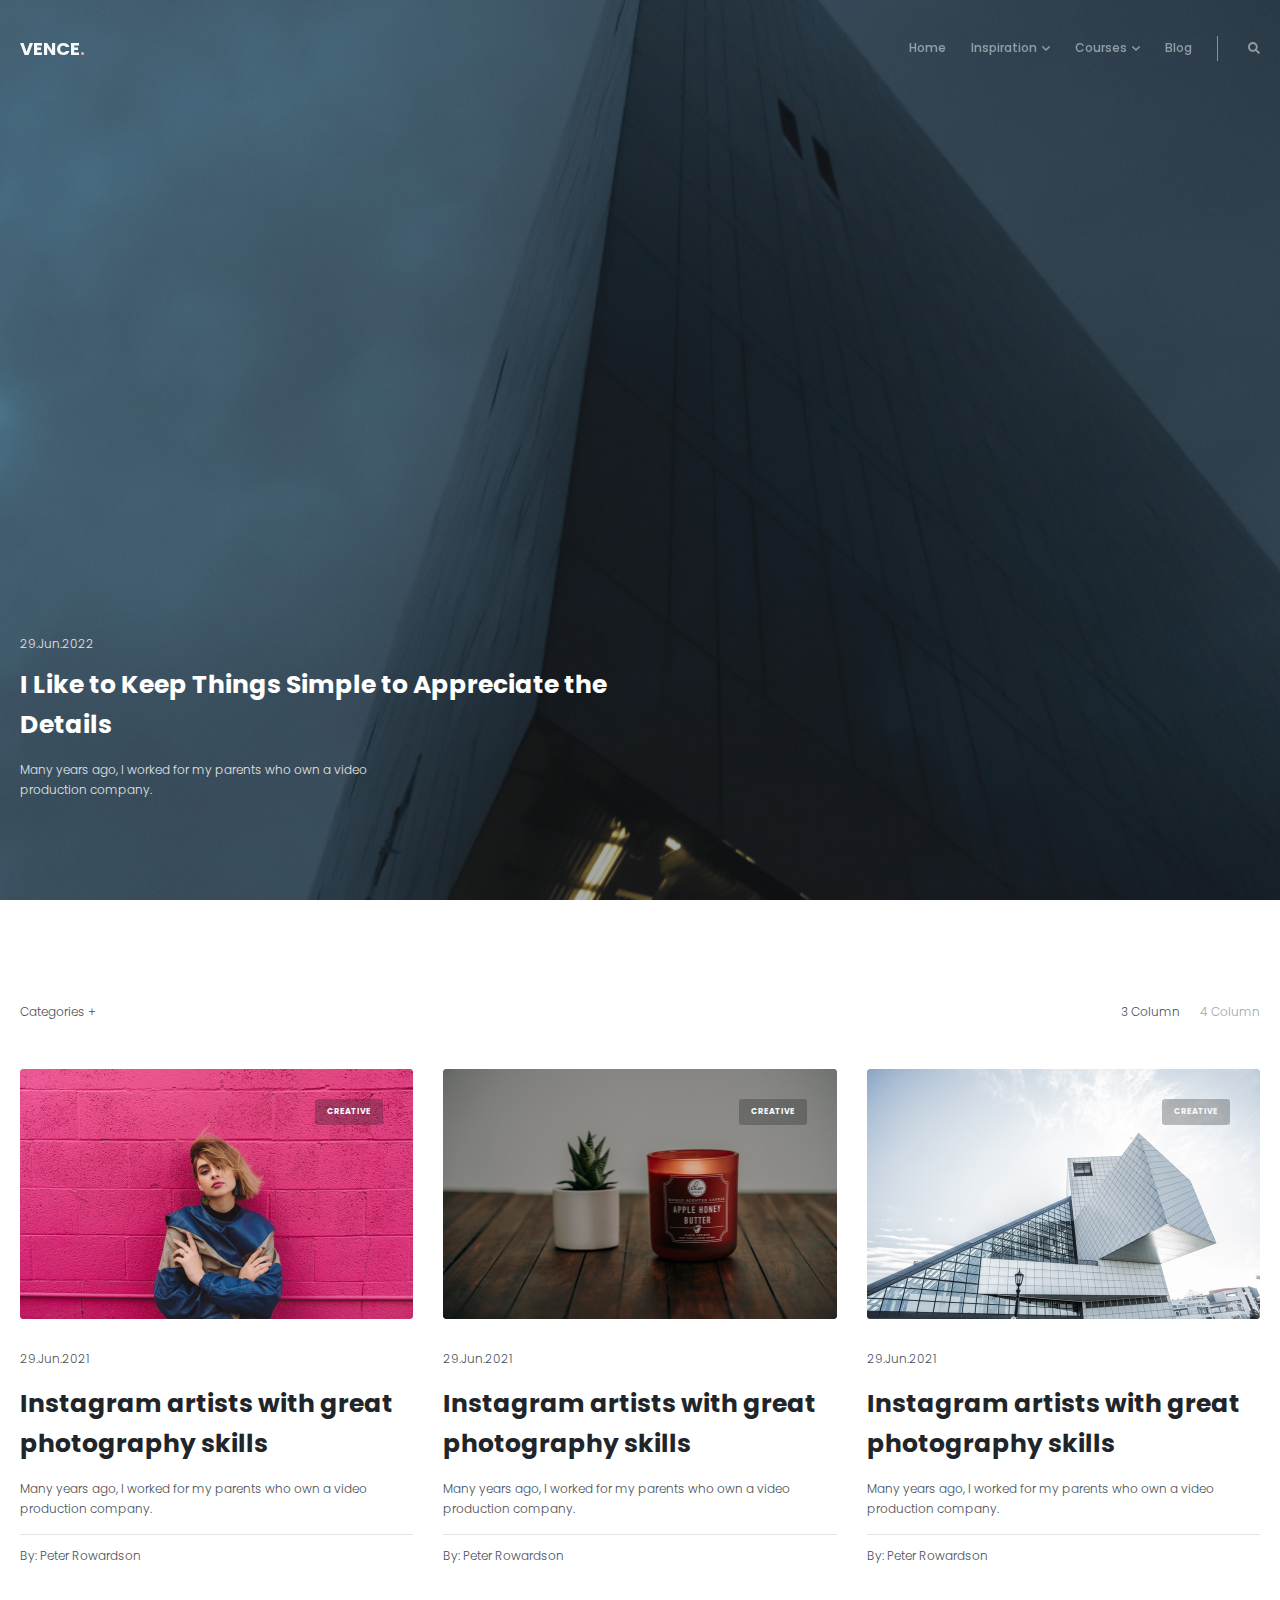
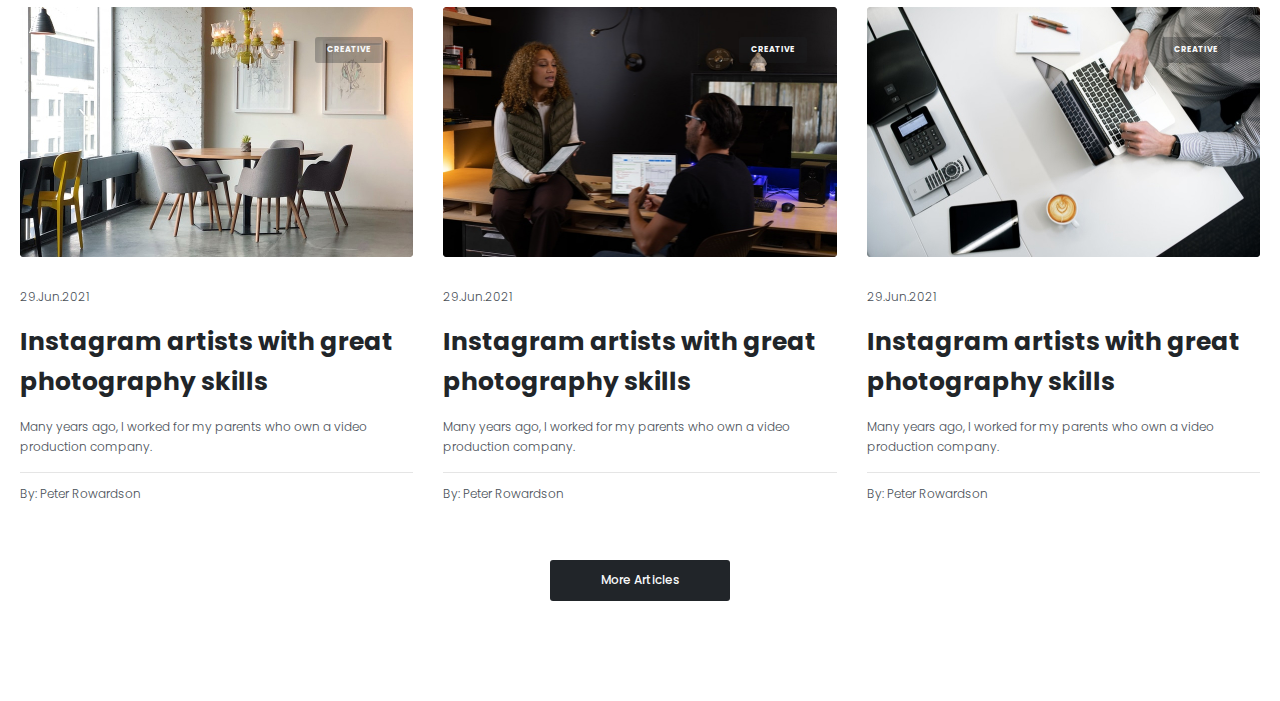
<file: Adaptive/index.html>
<!DOCTYPE html>
<html lang="en">
    <head>
        <meta charset="UTF-8">
        <meta name="viewport" content="width=device-width, initial-scale=1.0">
        <link rel="stylesheet" href="css/reset.css">
        <link rel="stylesheet" href="css/style.css">
        <link rel="stylesheet" href="css/common.css">
        <title>Document</title>
    </head>
    <body>
        <div class="wrapper">
            <header class="header"> 
                <div class="header__container">
                    <div class="header__logo">VENCE</div>
                    <div class="header__navigation">
                        <div class="header__menu menu">
                            <div class="menu__body">
                                <ul class="menu__list">
                                    <li class="menu__item">
                                        <a href="#" class="menu__link">Home</a>
                                    </li>
                                    <li class="menu__item menu__item_parent">
                                        <a href="#" class="menu__link">Inspiration</a>
                                        <div class="menu__sub-menu sub-menu">
                                            <ul class="sub-menu__list">
                                                <li class="sub-menu__item">
                                                    <a href="#" class="sub-menu__link">Digital Products</a>
                                                </li>
                                                <li class="sub-menu__item">
                                                    <a href="#" class="sub-menu__link">New Trend</a>
                                                </li>
                                                <li class="sub-menu__item">
                                                    <a href="#" class="sub-menu__link">Graphic Arts</a>
                                                </li>
                                                <li class="sub-menu__item">
                                                    <a href="#" class="sub-menu__link">Web Design</a>
                                                </li>
                                            </ul>
                                        </div>
                                    </li>
                                    <li class="menu__item menu__item_parent">
                                        <a href="#" class="menu__link">Courses</a>
                                        <div class="menu__sub-menu sub-menu">
                                            <ul class="sub-menu__list">
                                                <li class="sub-menu__item">
                                                    <a href="#" class="sub-menu__link">Digital Products</a>
                                                </li>
                                                <li class="sub-menu__item">
                                                    <a href="#" class="sub-menu__link">New Trend</a>
                                                </li>
                                                <li class="sub-menu__item">
                                                    <a href="#" class="sub-menu__link">Graphic Arts</a>
                                                </li>
                                                <li class="sub-menu__item">
                                                    <a href="#" class="sub-menu__link">Web Design</a>
                                                </li>
                                            </ul>
                                        </div>
                                    </li>
                                    <li class="menu__item">
                                        <a href="#" class="menu__link">Blog</a>
                                    </li>
                                </ul>
                            </div>
                        </div>
                         <a href="#" class="header__search"></a>
                        <button class="menu-icon">
                            <span></span>
                        </button>
                    </div>
                </div>
            </header> 
            <main class="page">
                <div class="page__main main">
                    <div class="main__container">
                        <div class="main__body">
                            <div class="main__data">29.Jun.2022</div>
                            <h1 class="main__title title title_white">I Like to Keep Things Simple to Appreciate the Details</h1>
                            <div class="main__text text">
                                <p>
                                    Many years ago, I worked for my parents who own a video production company.
                                </p>
                            </div>
                        </div>
                    </div>
                    <div class="main__background">
                        <img src="img/blok-main.jpg" alt="#">
                    </div>
                </div>
                <div class="page__articles articles">
                    <div class="articles__container">
                        <div class="articles__header header-articles">
                            <button class="header-articles__add-categories">Categories +</button>
                            <ul class="header-articles__options options-articles">
                                 <li class="options-articles__item">
                                    <button class="options-articles__option active">3 Column</button>
                                 </li>
                                 <li class="options-articles__item">
                                    <button class="options-articles__option">4 Column</button>
                                 </li>
                            </ul>
                        </div>
                        <div class="articles__items">
                            <div class="articles__column">
                                <div class="articles__item item-article">
                                    <a href="" class="item-article__category">Creative</a>
                                    <a href="#" class="item-article__image">
                                        <img src="img/1.jpg" alt="">
                                    </a>
                                    <div class="item-article__body">
                                        <div class="item-article__date">29.Jun.2021</div>
                                        <a href="" class="item-article__title title">Instagram artists with great photography skills</a>
                                        <div class="item-article__text text">
                                            Many years ago, I worked for my parents who own a video production company.
                                        </div>
                                    </div>
                                    <a class="item-article__author">By: Peter Rowardson</a>
                                </div>
                            </div>
                            <div class="articles__column">
                                <div class="articles__item item-article">
                                    <a href="" class="item-article__category">Creative</a>
                                    <a href="#" class="item-article__image">
                                        <img src="img/2.jpg" alt="">
                                    </a>
                                    <div class="item-article__body">
                                        <div class="item-article__date">29.Jun.2021</div>
                                        <a href="" class="item-article__title title">Instagram artists with great photography skills</a>
                                        <div class="item-article__text text">
                                            Many years ago, I worked for my parents who own a video production company.
                                        </div>
                                    </div>
                                    <a class="item-article__author">By: Peter Rowardson</a>
                                </div>
                            </div>
                            <div class="articles__column">
                                <div class="articles__item item-article">
                                    <a href="" class="item-article__category">Creative</a>
                                    <a href="#" class="item-article__image">
                                        <img src="img/3.jpg" alt="">
                                    </a>
                                    <div class="item-article__body">
                                        <div class="item-article__date">29.Jun.2021</div>
                                        <a href="" class="item-article__title title">Instagram artists with great photography skills</a>
                                        <div class="item-article__text text">
                                            Many years ago, I worked for my parents who own a video production company.
                                        </div>
                                    </div>
                                    <a class="item-article__author">By: Peter Rowardson</a>
                                </div>
                            </div>
                            <div class="articles__column">
                                <div class="articles__item item-article">
                                    <a href="" class="item-article__category">Creative</a>
                                    <a href="#" class="item-article__image">
                                        <img src="img/4.jpg" alt="">
                                    </a>
                                    <div class="item-article__body">
                                        <div class="item-article__date">29.Jun.2021</div>
                                        <a href="" class="item-article__title title">Instagram artists with great photography skills</a>
                                        <div class="item-article__text text">
                                            Many years ago, I worked for my parents who own a video production company.
                                        </div>
                                    </div>
                                    <a class="item-article__author">By: Peter Rowardson</a>
                                </div>
                            </div>
                            <div class="articles__column">
                                <div class="articles__item item-article">
                                    <a href="" class="item-article__category">Creative</a>
                                    <a href="#" class="item-article__image">
                                        <img src="img/5.jpg" alt="">
                                    </a>
                                    <div class="item-article__body">
                                        <div class="item-article__date">29.Jun.2021</div>
                                        <a href="" class="item-article__title title">Instagram artists with great photography skills</a>
                                        <div class="item-article__text text">
                                            Many years ago, I worked for my parents who own a video production company.
                                        </div>
                                    </div>
                                    <a class="item-article__author">By: Peter Rowardson</a>
                                </div>
                            </div>
                            <div class="articles__column">
                                <div class="articles__item item-article">
                                    <a href="" class="item-article__category">Creative</a>
                                    <a href="#" class="item-article__image">
                                        <img src="img/6.jpg" alt="">
                                    </a>
                                    <div class="item-article__body">
                                        <div class="item-article__date">29.Jun.2021</div>
                                        <a href="" class="item-article__title title">Instagram artists with great photography skills</a>
                                        <div class="item-article__text text">
                                            Many years ago, I worked for my parents who own a video production company.
                                        </div>
                                    </div>
                                    <a class="item-article__author">By: Peter Rowardson</a>
                                </div>
                            </div>
                        </div>
                        <button class="articles__more">More Articles</button>
                    </div>
                </div>
            </main>
            <footer>
                <!-- <div class="block-padding">
                    contenttttttttttttt
                </div> -->
            </footer>
        </div>
    </body>
</html>
</file>
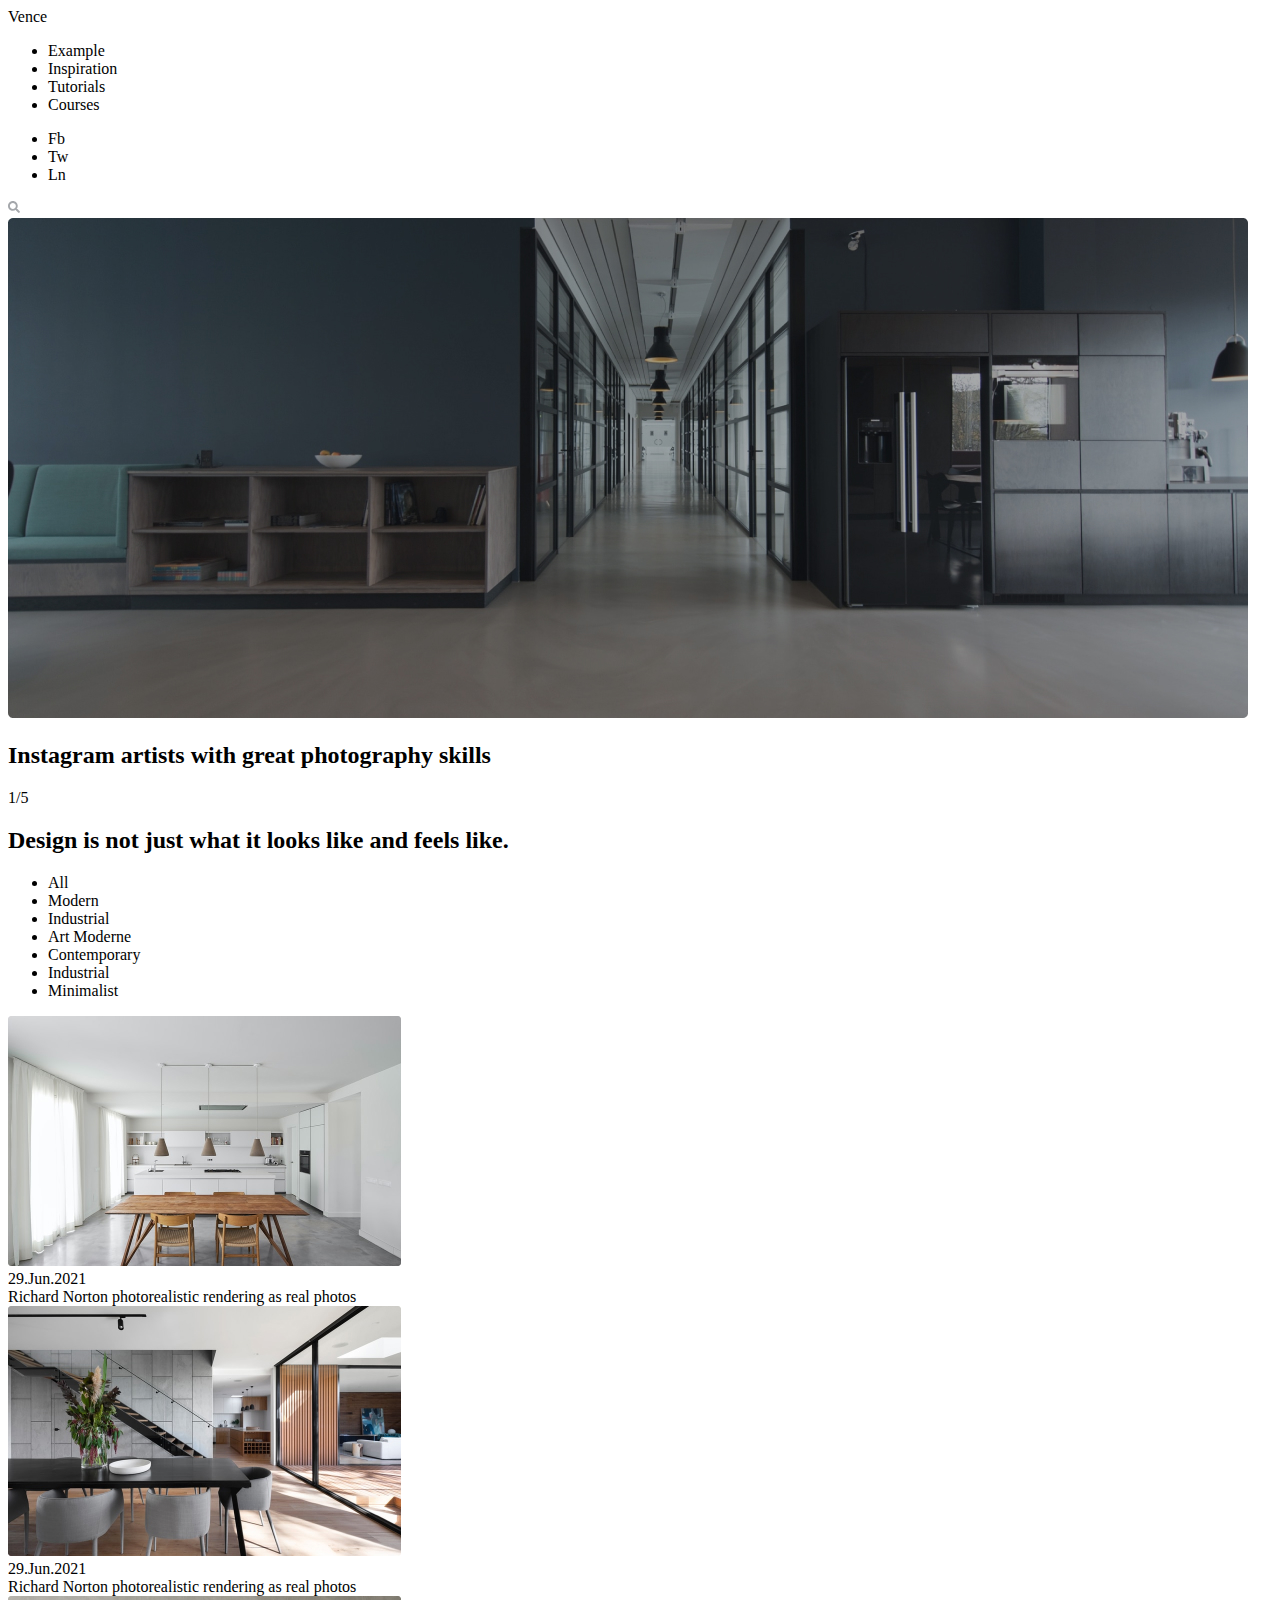
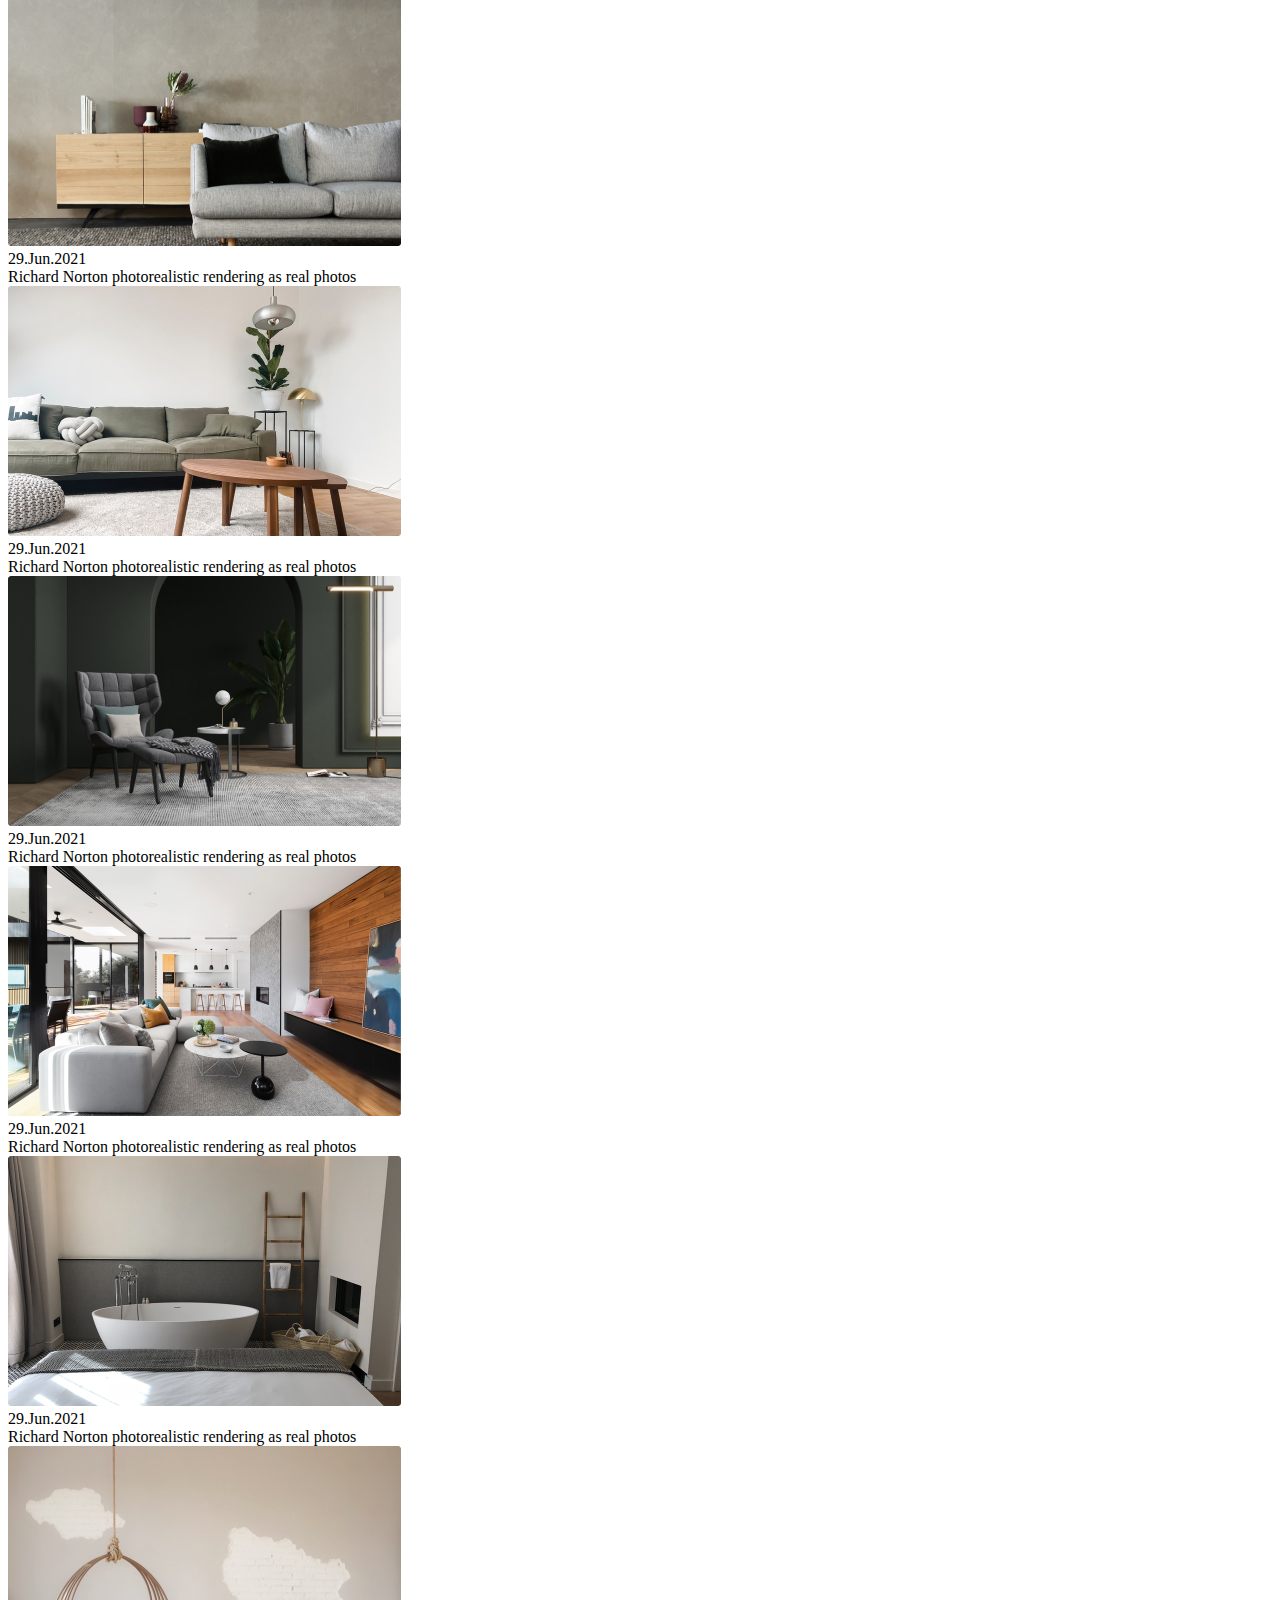
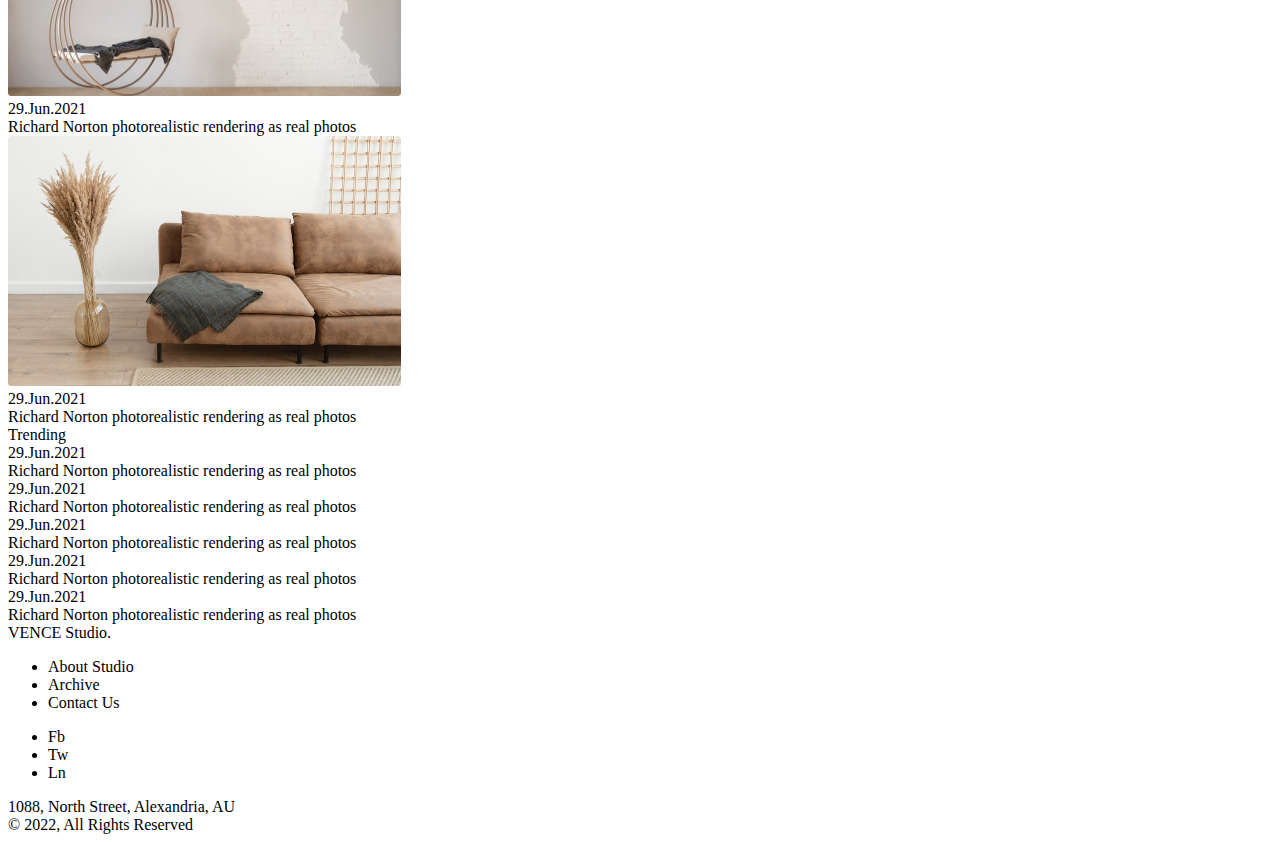
<file: lesson_10/index.html>
<!DOCTYPE html>
<html lang="en">
    <head>
        <meta charset="UTF-8">
        <meta name="viewport" content="width=device-width, initial-scale=1.0">
        <title>lesson_10</title>
    </head>
    <body>
        <div class="vence">
            <div class="vence__container">
                <header class="header">
                    <div class="header__content">
                        <div class="header__lable">Vence</div>
                        <ul class="header__list top-menu">
                            <li class="top-menu__element">Example</li>
                            <li class="top-menu__element">Inspiration</li>
                            <li class="top-menu__element">Tutorials</li>
                            <li class="top-menu__element">Courses</li>
                        </ul>
                        <ul class="header__list-2 top-menu">
                            <li class="top-menu__element">Fb</li>
                            <li class="top-menu__element">Tw</li>
                            <li class="top-menu__element">Ln</li>
                        </ul>
                        <div class="header__line"></div>
                        <div class="header__search">
                            <img class="header__icon" src="img/Vector.svg" alt="icon">
                        </div>
                        <div class="header__background-sliders sliders-back">
                            <img class="sliders-back__background-1" src="img/back-1.jpg" alt="background">
<!-- !!!!!-->               <h2 class="sliders-back__text title_center-white">Instagram artists with great photography skills</h2>
                            <div class="sliders-back__numeration">1/5</div>
                        </div>
                    </div>
                </header>
                <main class="main">
                    <div class="main__content">
                        <h2 class="main__title title">Design is not just what it looks like and feels like.</h2>
                        <ul class="main__list top-menu">
                            <li class="top-menu__element">All</li>
                            <li class="top-menu__element">Modern</li>
                            <li class="top-menu__element">Industrial</li>
                            <li class="top-menu__element">Art Moderne</li>
                            <li class="top-menu__element">Contemporary</li>
                            <li class="top-menu__element">Industrial</li>
                            <li class="top-menu__element">Minimalist</li>
                        </ul>
                        <div class="gallery">
                            <div class="gallery__value">
                                <div class="gallery__row-1 row-content">
                                    <div class="row-content__block">
                                        <img class="row-content__image" src="img/photo-1.jpg" alt="#">
                                        <div class="row-content__data">29.Jun.2021</div>
                                        <div class="row-content__info">Richard Norton photorealistic rendering as real photos</div>
                                    </div>
                                    <div class="row-content__block">
                                        <img class="row-content__image" src="img/photo-2.jpg" alt="#">
                                        <div class="row-content__data">29.Jun.2021</div>
                                        <div class="row-content__info">Richard Norton photorealistic rendering as real photos</div>
                                    </div>
                                    <div class="row-content__block">
                                        <img class="row-content__image" src="img/photo-3.jpg" alt="#">
                                        <div class="row-content__data">29.Jun.2021</div>
                                        <div class="row-content__info">Richard Norton photorealistic rendering as real photos</div>
                                    </div>
                                </div>
                                <div class="gallery__row-2 row-content">
                                    <div class="row-content__block">
                                        <img class="row-content__image" src="img/photo-4.jpg" alt="#">
                                        <div class="row-content__data">29.Jun.2021</div>
                                        <div class="row-content__info">Richard Norton photorealistic rendering as real photos</div>
                                    </div>
                                    <div class="row-content__block">
                                        <img class="row-content__image" src="img/photo-5.jpg" alt="#">
                                        <div class="row-content__data">29.Jun.2021</div>
                                        <div class="row-content__info">Richard Norton photorealistic rendering as real photos</div>
                                    </div>
                                    <div class="row-content__block">
                                        <img class="row-content__image" src="img/photo-6.jpg" alt="#">
                                        <div class="row-content__data">29.Jun.2021</div>
                                        <div class="row-content__info">Richard Norton photorealistic rendering as real photos</div>
                                    </div>
                                </div>
                                <div class="gallery__row-3 row-content">
                                    <div class="row-content__block">
                                        <img class="row-content__image" src="img/photo-7.jpg" alt="#">
                                        <div class="row-content__data">29.Jun.2021</div>
                                        <div class="row-content__info">Richard Norton photorealistic rendering as real photos</div>
                                    </div>
                                    <div class="row-content__block">
                                        <img class="row-content__image" src="img/photo-8.jpg" alt="#">
                                        <div class="row-content__data">29.Jun.2021</div>
                                        <div class="row-content__info">Richard Norton photorealistic rendering as real photos</div>
                                    </div>
                                    <div class="row-content__block">
                                        <img class="row-content__image" src="img/photo-9.jpg" alt="#">
                                        <div class="row-content__data">29.Jun.2021</div>
                                        <div class="row-content__info">Richard Norton photorealistic rendering as real photos</div>
                                    </div>
                                </div>
                            </div>
                        </div>
                        <div class="photo-group">
                            <div class="photo-group__value">
                                <div class="photo-group__title title">Trending</div>
                                <div class="photo-group__row-1 group-item">
                                    <div class="group-item__photo-1">
                                        <div class="group-item__data">29.Jun.2021</div>
                                        <div class="group-item__text_width">Richard Norton photorealistic rendering as real photos</div>
                                    </div>
                                    <div class="group-item__photo-2">
                                        <div class="group-item__data">29.Jun.2021</div>
                                        <div class="group-item__text">Richard Norton photorealistic rendering as real photos</div>
                                    </div>
                                </div>
                                <div class="photo-group__row-2 group-item">
                                    <div class="group-item__photo-3">
                                        <div class="group-item__data">29.Jun.2021</div>
                                        <div class="group-item__text">Richard Norton photorealistic rendering as real photos</div>
                                    </div>
                                    <div class="group-item__photo-4">
                                        <div class="group-item__data">29.Jun.2021</div>
                                        <div class="group-item__text">Richard Norton photorealistic rendering as real photos</div>
                                    </div>
                                    <div class="group-item__photo-5">
                                        <div class="group-item__data">29.Jun.2021</div>
                                        <div class="group-item__text">Richard Norton photorealistic rendering as real photos</div>
                                    </div>
                                </div>
                            </div>
                        </div>
                    </div>  
                </main>
                <footer class="footer">
                    <div class="footer__content">
                    <div class="footer__label">VENCE Studio.</div>
                    <ul class="footer__list top-menu">
                        <li class="top-menu__element">About Studio</li>
                        <li class="top-menu__element">Archive</li>
                        <li class="top-menu__element">Contact Us</li>
                    </ul>
                    <ul class="footer__list-2 top-menu">
                        <li class="top-menu__element">Fb</li>
                        <li class="top-menu__element">Tw</li>
                        <li class="top-menu__element">Ln</li>
                    </ul>
                    <div class="footer__line"></div>
                    <div class="footer__info-1">1088, North Street, Alexandria, AU</div>
                    <div class="footer__info-2">© 2022, All Rights Reserved</div>
                    </div>
                </footer>
            </div>
        </div>
    </body>
</html>
</file>
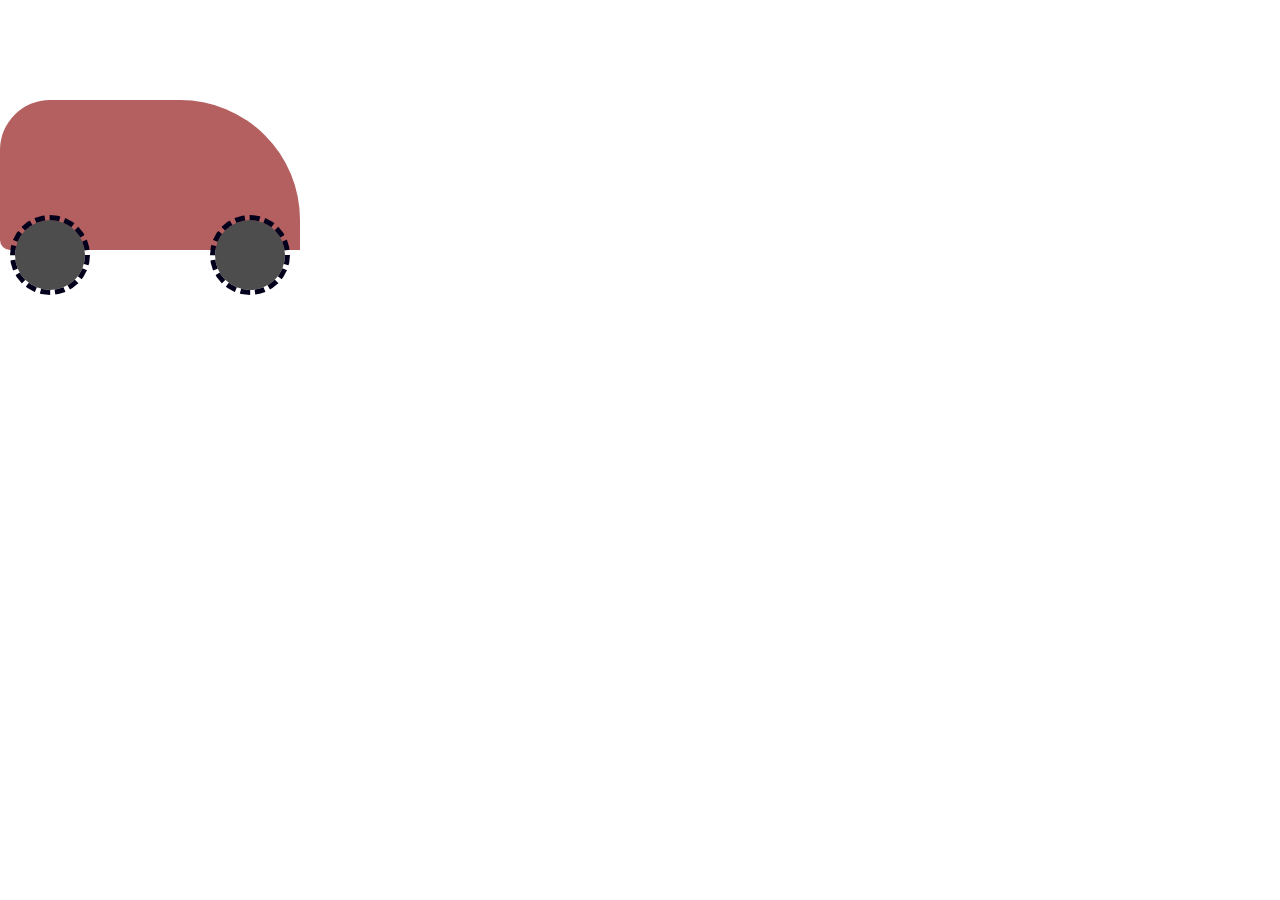
<file: lesson_13/index.html>
<!DOCTYPE html>
<html lang="en">
<head>
    <meta charset="UTF-8">
    <meta name="viewport" content="width=device-width, initial-scale=1.0">
    <link rel="stylesheet" href="css/style.css">
    <title>Car</title>
</head>
<body>
    <div class="wrapper">
        <div class="car">
            <div class="car__wheels">
                <div class="car__wheel"></div>
                <div class="car__wheel"></div>
            </div>
        </div>
    </div>
</body>
</html>
</file>
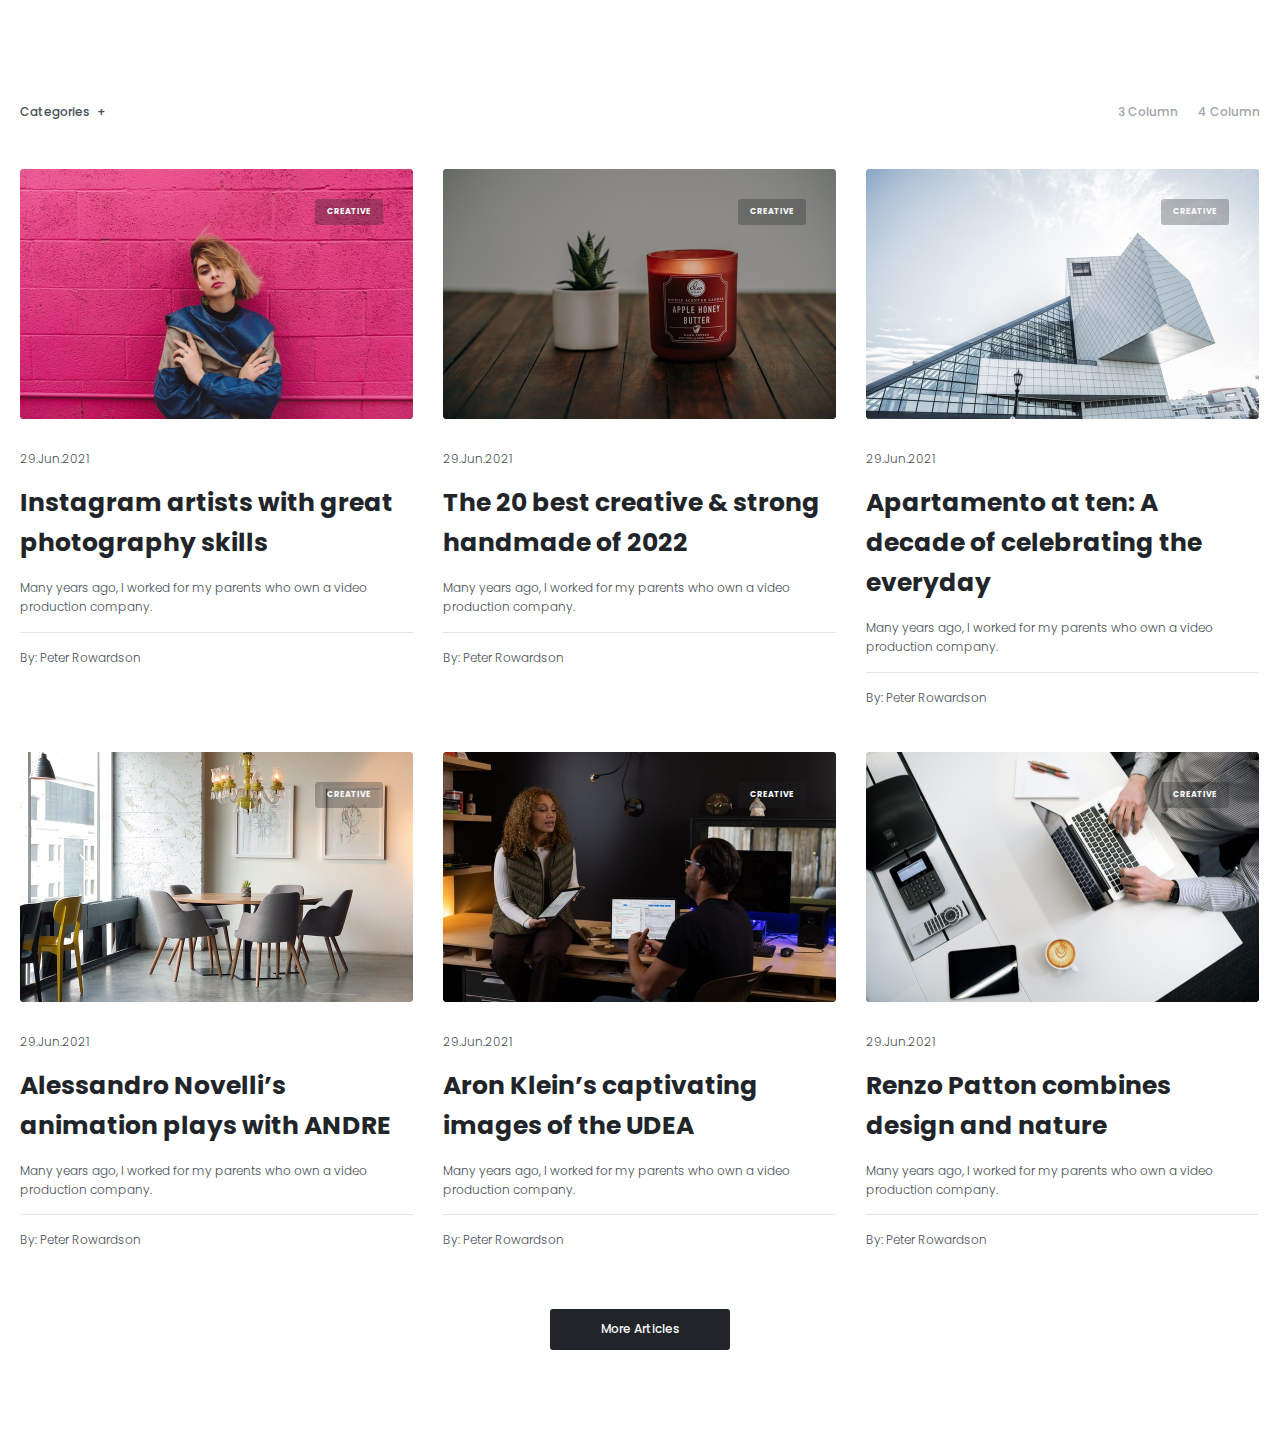
<file: lesson_14/index.html>
<!DOCTYPE html>
<html lang="en">
    <head>
        <meta charset="UTF-8">
        <meta name="viewport" content="width=device-width, initial-scale=1.0">
        <link rel="stylesheet" href="css/null-style.css">
        <link rel="stylesheet" href="css/style.css">
        <title>Flex</title>
    </head>
    <body>
        <div class="wrapper">
            <header></header>
            <main class="page">
                <div class="page__articles articles">
                    <div class="articles__container">
                        <div class="articles__header header-articles">
                            <div class="header-articles__item">
                                <a href="" class="header-articles__link">Categories</a>
                            </div>
                            <div class="header-articles__menu">
                                <a href="" class="header-articles__menu-link">3 Column</a>
                                <a href="" class="header-articles__menu-link">4 Column</a>
                            </div>
                        </div>
                        <div class="articles__items">
                            <div class="articles__column">
                                <div class="articles__item item-article">
                                    <div class="item-article__image image-article">
                                        <img src="img/Girl.jpg" alt="">
                                        <a href="" class="image-article__button">Creative</a>
                                    </div>
                                    <div class="item-article__info">
                                        <div class="item-article__date">29.Jun.2021</div>
                                        <a href="" class="item-article__title">Instagram artists with great photography skills</a>
                                        <div class="item-article__text">Many years ago, I worked for my parents who own a video production company.</div>
                                        <a href="" class="item-article__author">By: Peter Rowardson</a>
                                    </div>
                                </div>
                            </div>
                            <div class="articles__column">
                                <div class="articles__item item-article">
                                    <div class="item-article__image image-article">
                                        <img src="img/table-items.jpg" alt="">
                                        <a href="" class="image-article__button">Creative</a>
                                    </div>
                                    <div class="item-article__info">
                                        <div class="item-article__date">29.Jun.2021</div>
                                        <a href="" class="item-article__title">The 20 best creative & strong handmade of 2022</a>
                                        <div class="item-article__text">Many years ago, I worked for my parents who own a video production company.</div>
                                        <a href="" class="item-article__author">By: Peter Rowardson</a>
                                    </div>
                                </div>
                            </div>
                            <div class="articles__column">
                                <div class="articles__item item-article">
                                    <div class="item-article__image image-article">
                                        <img src="img/building.jpg" alt="">
                                        <a href="" class="image-article__button">Creative</a>
                                    </div>
                                    <div class="item-article__info">
                                        <div class="item-article__date">29.Jun.2021</div>
                                        <a href="" class="item-article__title">Apartamento at ten: A decade of celebrating the everyday</a>
                                        <div class="item-article__text">Many years ago, I worked for my parents who own a video production company.</div>
                                        <a href="" class="item-article__author">By: Peter Rowardson</a>
                                    </div>
                                </div>
                            </div>
                            <div class="articles__column">
                                <div class="articles__item item-article">
                                    <div class="item-article__image image-article">
                                        <img src="img/cafe.jpg" alt="">
                                        <a href="" class="image-article__button">Creative</a>
                                    </div>
                                    <div class="item-article__info">
                                        <div class="item-article__date">29.Jun.2021</div>
                                        <a href="" class="item-article__title">Alessandro Novelli’s animation plays with ANDRE</a>
                                        <div class="item-article__text">Many years ago, I worked for my parents who own a video production company.</div>
                                        <a href="" class="item-article__author">By: Peter Rowardson</a>
                                    </div>
                                </div>
                            </div>
                            <div class="articles__column">
                                <div class="articles__item item-article">
                                    <div class="item-article__image image-article">
                                        <img src="img/couple.jpg" alt="">
                                        <a href="" class="image-article__button">Creative</a>
                                    </div>
                                    <div class="item-article__info">
                                        <div class="item-article__date">29.Jun.2021</div>
                                        <a href="" class="item-article__title">Aron Klein’s captivating images of the UDEA</a>
                                        <div class="item-article__text">Many years ago, I worked for my parents who own a video production company.</div>
                                        <a href="" class="item-article__author">By: Peter Rowardson</a>
                                    </div>
                                </div>
                            </div>
                            <div class="articles__column">
                                <div class="articles__item item-article">
                                    <div class="item-article__image image-article">
                                        <img src="img/office.jpg" alt="">
                                        <a href="" class="image-article__button">Creative</a>
                                    </div>
                                    <div class="item-article__info">
                                        <div class="item-article__date">29.Jun.2021</div>
                                        <a href="" class="item-article__title">Renzo Patton combines design and nature</a>
                                        <div class="item-article__text">Many years ago, I worked for my parents who own a video production company.</div>
                                        <a href="" class="item-article__author">By: Peter Rowardson</a>
                                    </div>
                                </div>
                            </div>
                        </div>
                        <a href="" class="articles__button button-articles">
                            More Articles
                        </a>
                    </div>
                </div>
            </main>
            <footer></footer>
        </div>
    </body>
</html>
</file>
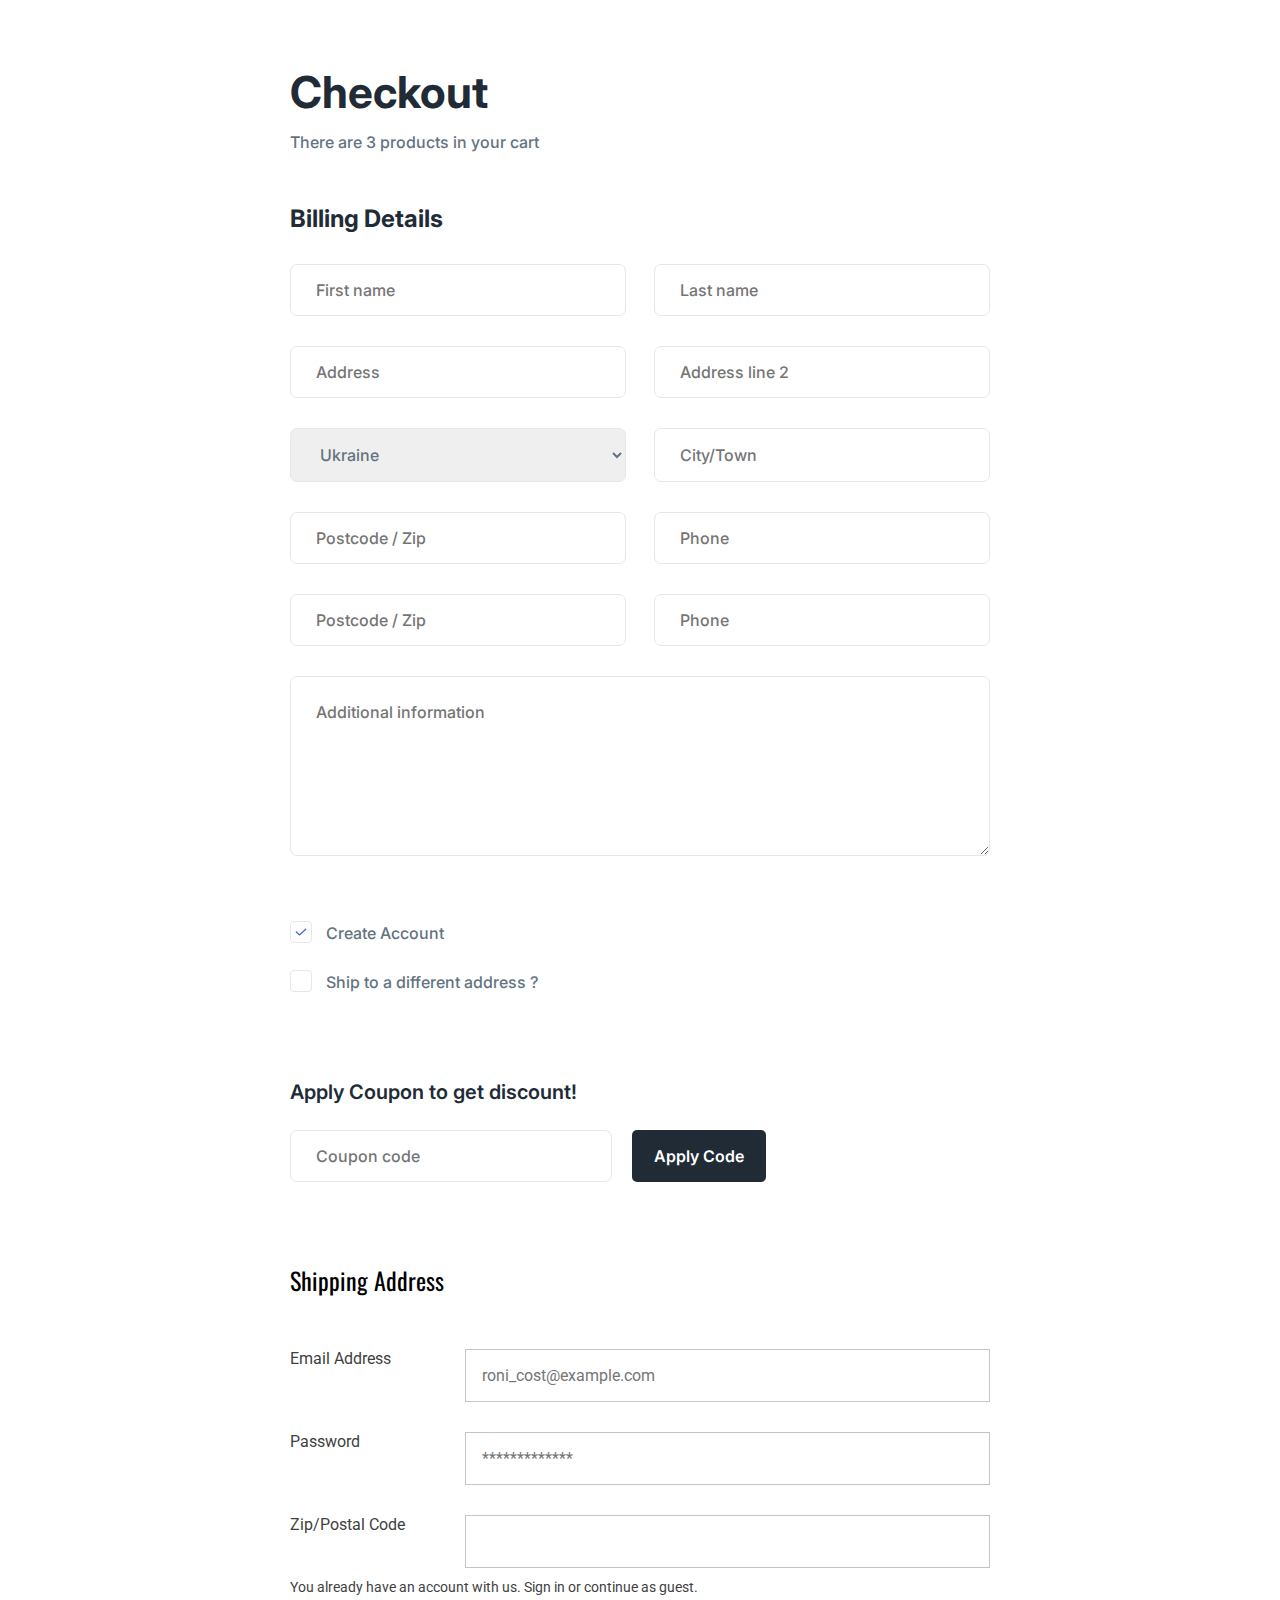
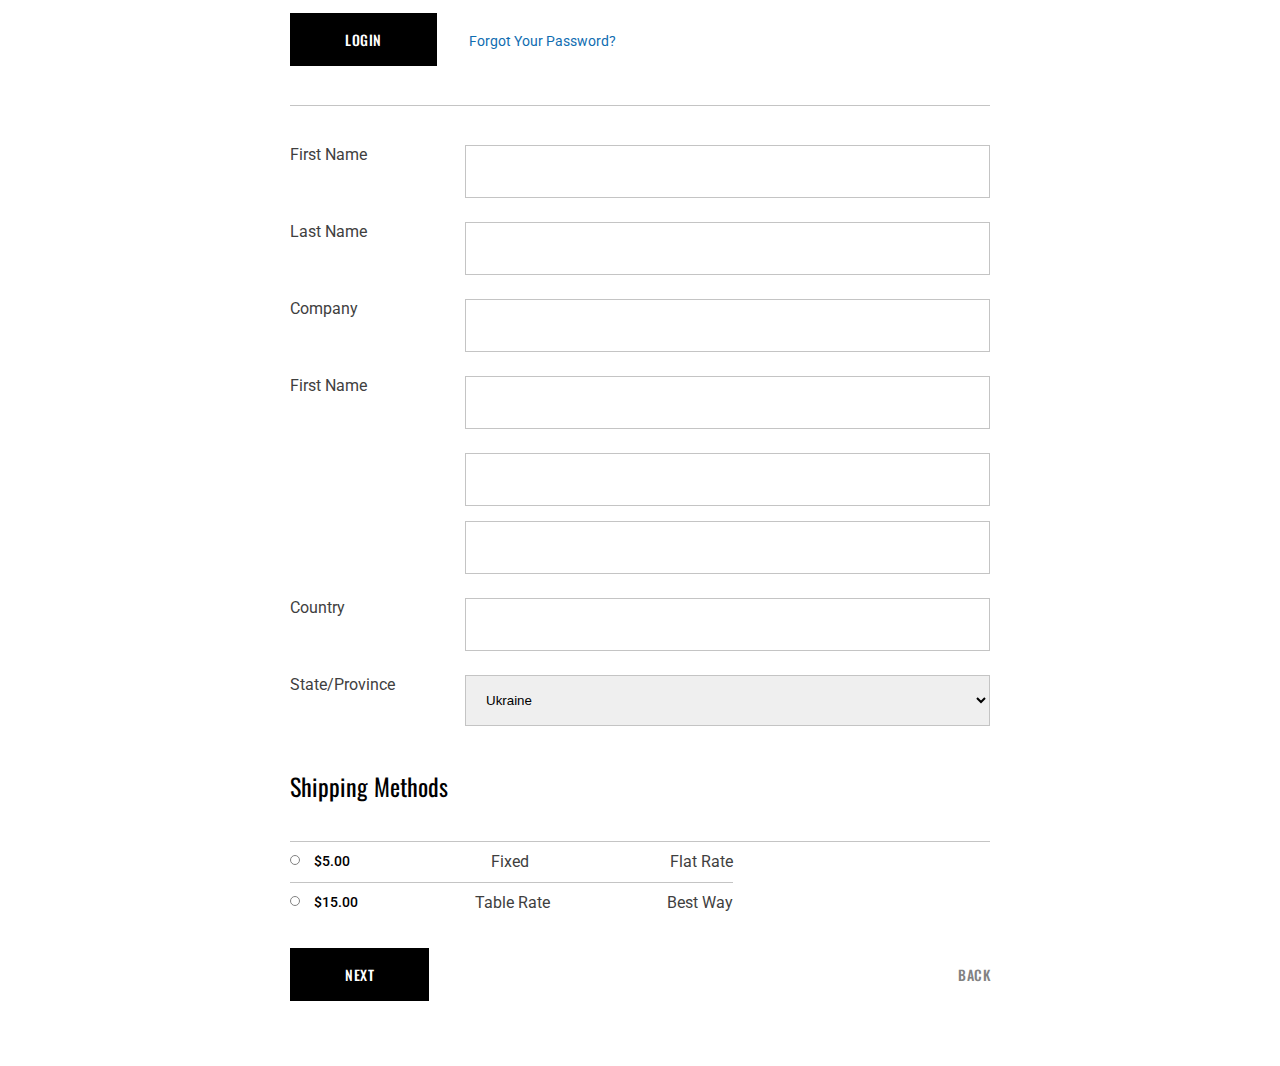
<file: lesson_16/index.html>
<!DOCTYPE html>
<html lang="en">
    <head>
        <meta charset="UTF-8">
        <meta name="viewport" content="width=device-width, initial-scale=1.0">
        <link rel="stylesheet" href="css/null-style.css">
        <link rel="stylesheet" href="css/style.css">
        <title>Forms</title>
    </head>
    <body>
        <div class="wrapper">
            <header></header>
            <main class="page">
                <div class="page__container">
                    <form action="" method="get" enctype="multipart/form-data">
                        <div class="first-form-block">
                            <div class="checkout">
                                <div class="checkout__header">
                                    <h2 class="checkout__title">Checkout</h2>
                                    <div class="checkout__text">There are 3 products in your cart</div>
                                </div>
                                <div class="checkout__main main-checkout">
                                    <h4 class="main-checkout__title">Billing Details</h4>
                                    <input class="main-checkout__form" type="text" name="first-name" placeholder="First name" required tabindex="1">
                                    <input class="main-checkout__form" type="text" name="last-name" placeholder="Last name" required>
                                    <input class="main-checkout__form" type="text" name="adress-1" placeholder="Address" required>
                                    <input class="main-checkout__form" type="text" name="adress-2" placeholder="Address line 2">
                                    <select class="main-checkout__list checkout-main-list" name="country" id="">
                                        <option class="checkout-main-list__item" value="ukraine">Ukraine</option>
                                        <option class="checkout-main-list__item" value="usa">USA</option>
                                        <option class="checkout-main-list__item" value="germany">Germany</option>
                                        <option class="checkout-main-list__item" value="france">France</option>
                                    </select>
                                    <input class="main-checkout__form" type="text" placeholder="City/Town" required>
                                    <input class="main-checkout__form" type="text" placeholder="Postcode / Zip" required>
                                    <input class="main-checkout__form" type="tel" placeholder="Phone" required>
                                    <input class="main-checkout__form" type="text" placeholder="Postcode / Zip" required>
                                    <input class="main-checkout__form" type="tel" placeholder="Phone" required>
                                    <textarea class="main-checkout__textarea"  placeholder="Additional information"></textarea>
                                    <div class="main-checkout__checkboxes">
                                        <div class="main-checkout__checkbox">
                                            <input checked id="check-1" class="main-checkout__check" type="checkbox" name="#">
                                            <label for="check-1" class="main-checkout__lable">Create Account</label>
                                        </div>
                                        <div class="main-checkout__checkbox">
                                            <input id="check-2" class="main-checkout__check" type="checkbox" name="#">
                                            <label for="check-2" class="main-checkout__lable">Ship to a different address ?</label>
                                        </div>
                                    </div>
                                    <div class="main-checkout__footer footer-main-checkout">
                                        <h4 class="footer-main-checkout__title">Apply Coupon to get discount!</h4>
                                        <input class="footer-main-checkout__form" type="text" name="coupon" placeholder="Coupon code">
                                        <button class="footer-main-checkout__button" type="submit">Apply Code</button>
                                    </div>
                                </div>
                            </div>
                        </div>
                        <div class="second-form-block shipping-block">
                            <div class="shipping-block__header shiping-header">
                                    <h2 class="shiping-header__title">Shipping Address</h2>
                                <div class="shiping-header__forms forms-header">
                                    <div class="forms-header__item">
                                        <label  class="forms-header__label" for="head-1">Email Address</label>
                                        <input id="head-1" class="forms-header__form" type="text" placeholder="roni_cost@example.com">
                                    </div>
                                    <div class="forms-header__item">
                                        <label  class="forms-header__label" for="head-2">Password</label>
                                        <input id="head-2" class="forms-header__form" type="password" placeholder="*************">
                                    </div>
                                    <div class="forms-header__item">
                                        <label  class="forms-header__label" for="head-3">Zip/Postal Code</label>
                                        <input id="head-3" class="forms-header__form" type="text">
                                    </div>
                                </div>
                                <div class="shiping-header__text">You already have an account with us. Sign in or continue as guest.</div>
                                <button class="shiping-header__button">login</button>
                                <a href="" class="shiping-header__link">Forgot Your Password?</a>
                            </div>
                            <div class="shipping-block__main shiping-main">
                                <div class="shiping-main__forms forms-shiping-main">
                                    <div class="forms-shiping-main__item">
                                        <label  class="forms-shiping-main__label" for="main-1">First Name</label>
                                        <input id="main-1" class="forms-shiping-main__form" type="text">
                                    </div>
                                    <div class="forms-shiping-main__item">
                                        <label  class="forms-shiping-main__label" for="main-2">Last Name</label>
                                        <input id="main-2" class="forms-shiping-main__form" type="text">
                                    </div>
                                    <div class="forms-shiping-main__item">
                                        <label  class="forms-shiping-main__label" for="main-3">Company</label>
                                        <input id="main-3" class="forms-shiping-main__form" type="text">
                                    </div>
                                    <div class="forms-shiping-main__item">
                                        <label  class="forms-shiping-main__label" for="main-4">First Name</label>
                                        <input id="main-4" class="forms-shiping-main__form" type="text">
                                    </div>
                                    <div class="forms-shiping-main__item_align">
                                        <input class="forms-shiping-main__form" type="text">
                                        <input class="forms-shiping-main__form" type="text">
                                    </div>
                                    <div class="forms-shiping-main__item">
                                        <label  class="forms-shiping-main__label" for="main-5">Country</label>
                                        <input id="main-5" class="forms-shiping-main__form" type="text">
                                    </div>
                                    <div class="forms-shiping-main__item">
                                    <label  class="forms-shiping-main__label" for="main-6">State/Province</label>
                                        <select class="forms-shiping-main__list" name="region" id="main-6">
                                            <option class="forms-shiping-main__list-item" value="ukraine">Ukraine</option>
                                            <option class="forms-shiping-main__list-item" value="italy">Italy</option>
                                            <option class="forms-shiping-main__list-item" value="japan">Japan</option>
                                        </select>
                                    </div>
                                </div>
                            </div>
                            <div class="shipping-block__footer shiping-footer">
                                <h2 class="shiping-footer__title">Shipping Methods</h2>
                                <div class="shiping-footer__checkboxes">
                                    <div class="shiping-footer__checkbox">
                                        <input id="main-7" class="shiping-footer__check" type="checkbox" name="#">
                                        <label  class="shiping-footer__label" for="main-7">$5.00</label>
                                        <label  class="shiping-footer__label" for="main-7">Fixed</label>
                                        <label  class="shiping-footer__label" for="main-7">Flat Rate</label>
                                    </div>
                                    <div class="shiping-footer__checkbox">
                                        <input id="main-8" class="shiping-footer__check" type="checkbox" name="#">
                                        <label  class="shiping-footer__label" for="main-8">$15.00</label>
                                        <label  class="shiping-footer__label" for="main-8">Table Rate</label>
                                        <label  class="shiping-footer__label" for="main-8">Best Way</label>
                                    </div>
                                </div>
                                    <div class="shiping-footer__buttons">
                                        <button class="shiping-footer__button">Next</button>
                                        <button class="shiping-footer__button_empty">Back</button>
                                    </div>
                            </div>
                        </div>
                    </form>
                </div>
            </main>
            <footer></footer>
        </div>
    </body>
</html>
</file>
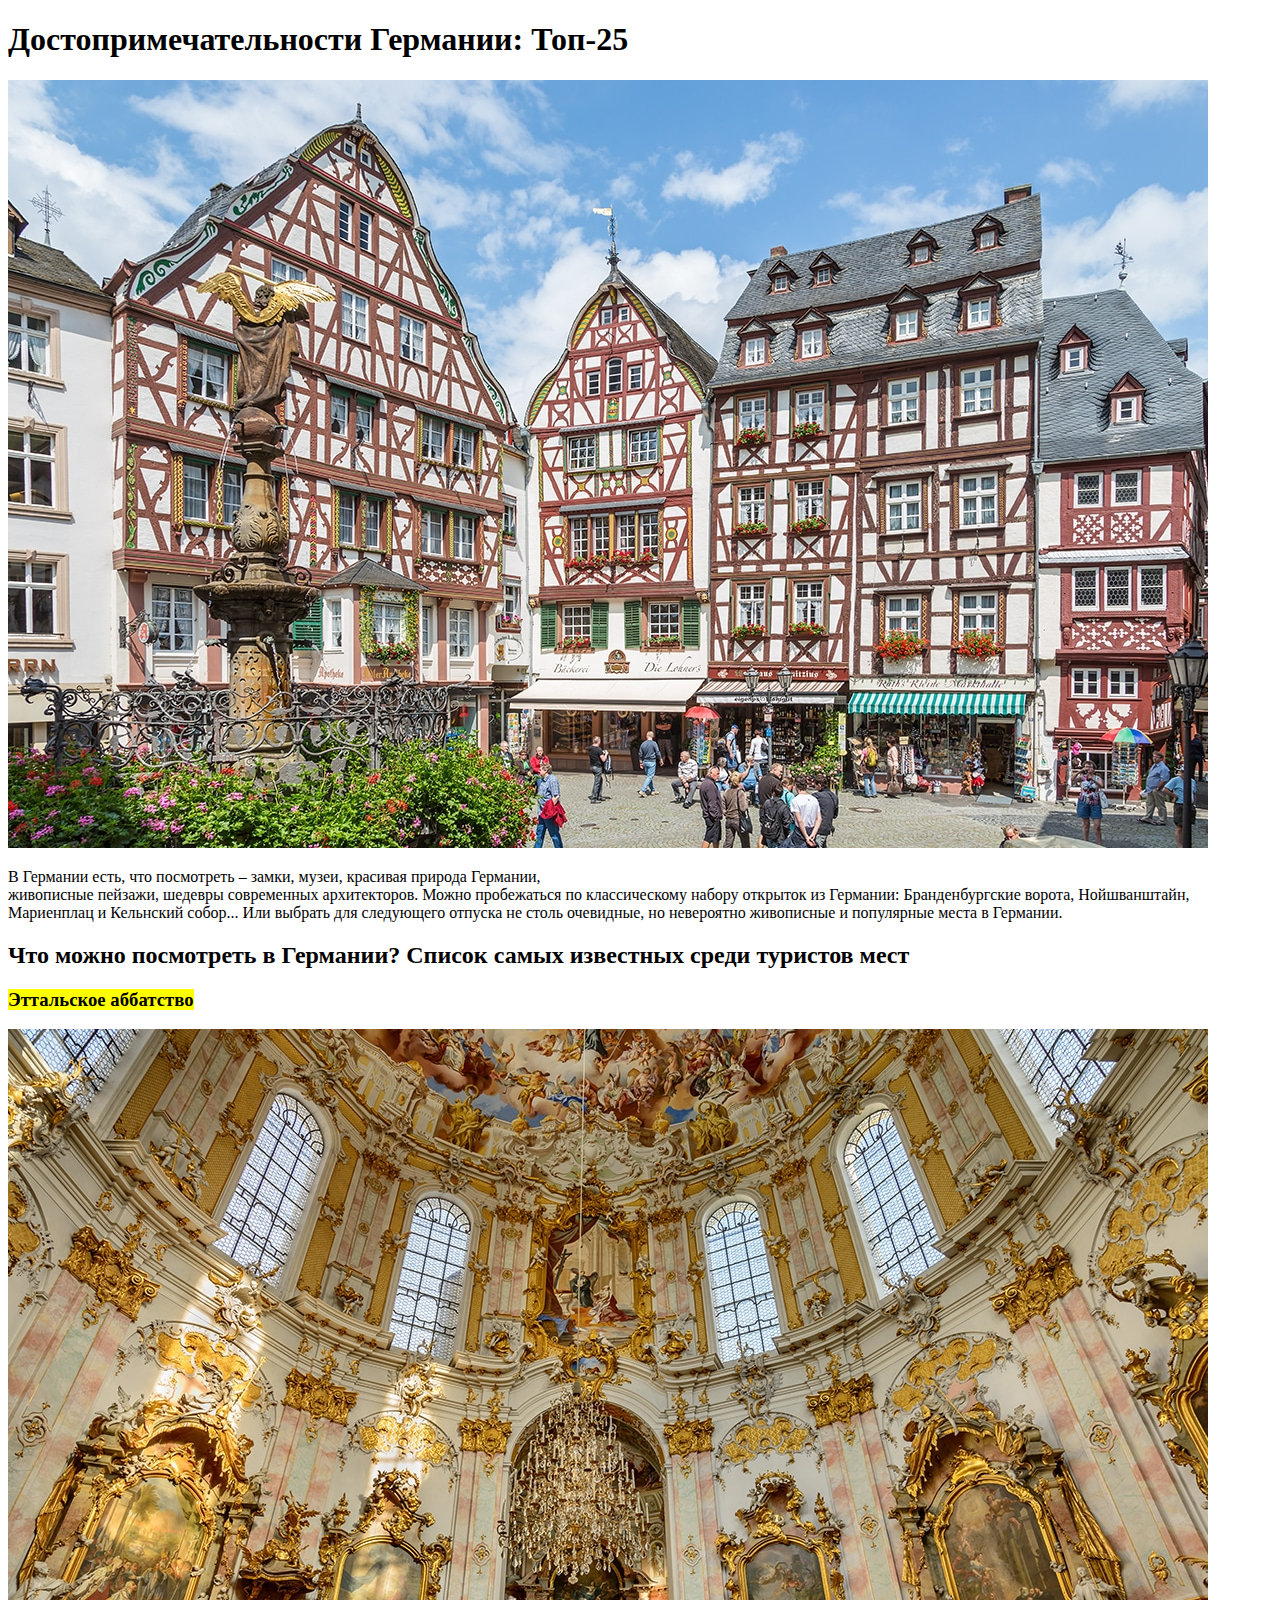
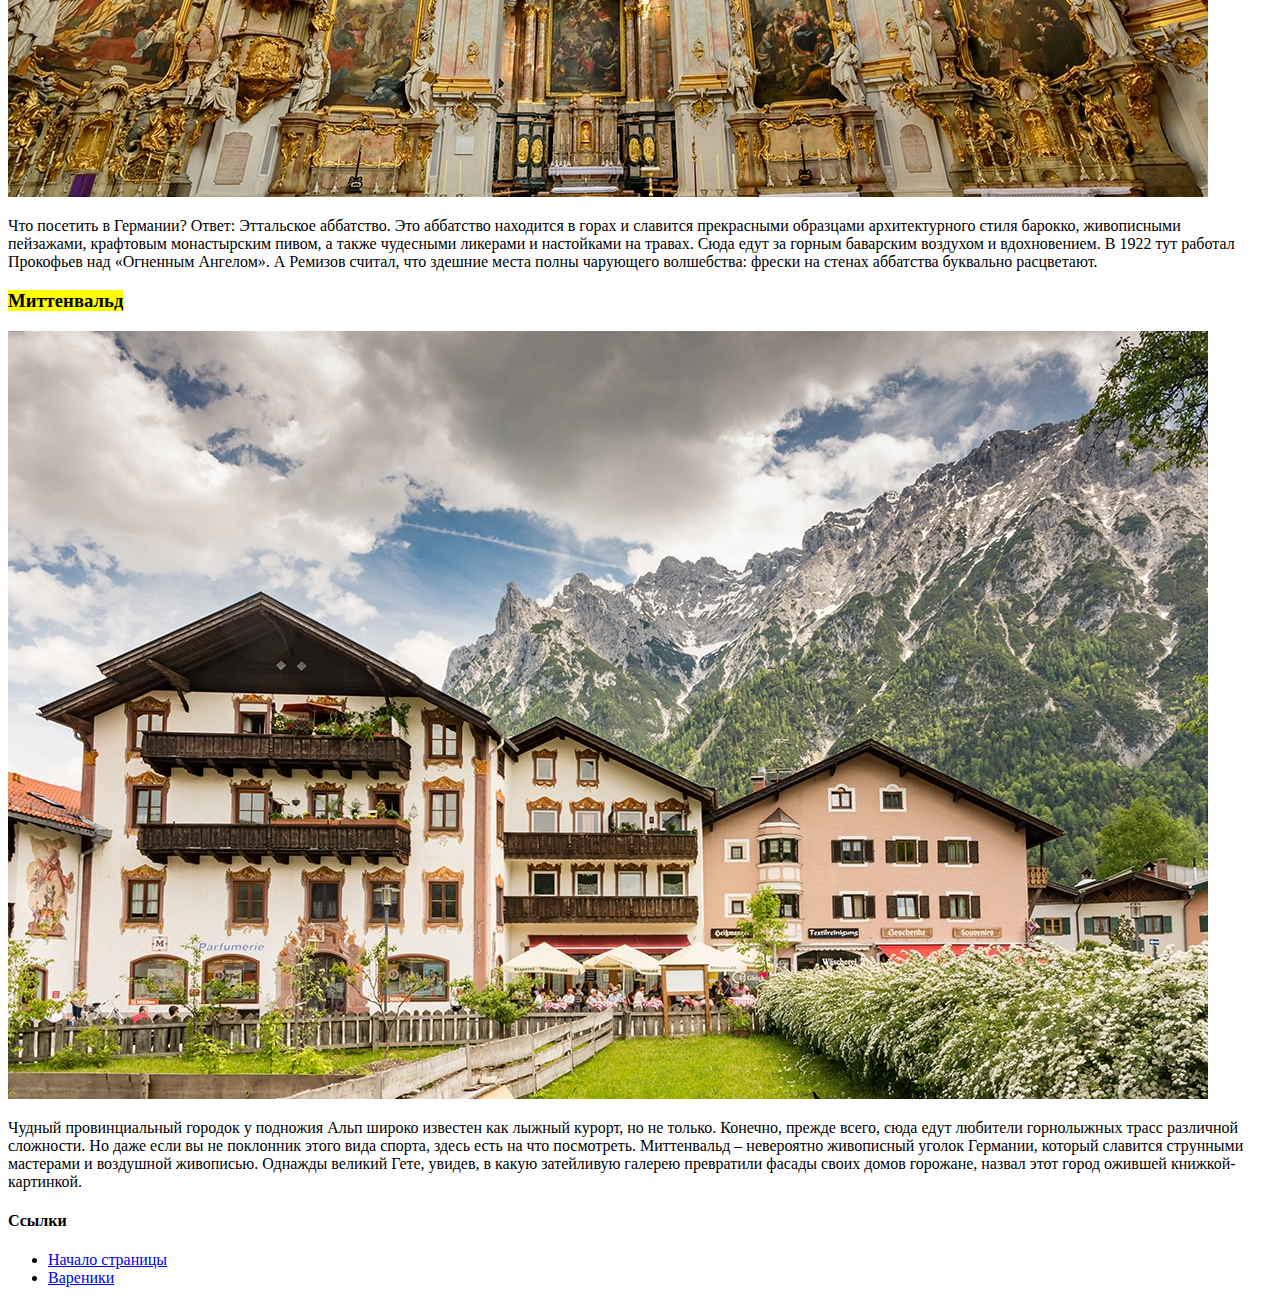
<file: lesson_2/index.html>
<!DOCTYPE html>
<html lang="ru">
<head>
    <meta charset="UTF-8">
    <meta name="viewport" content="width=device-width, initial-scale=1.0">
    <title>Достопримечательности Германии: Топ-25</title>
</head>
<body>
    <header>
        <h1 id="top">Достопримечательности Германии: Топ-25</h1>
        <img src="img/2.jpg " alt="Building picture">
        <div class="text">
            <p>
                В Германии есть, что посмотреть – замки, музеи, красивая природа Германии, <br> живописные пейзажи, шедевры современных архитекторов. Можно пробежаться по классическому набору открыток из Германии: Бранденбургские ворота, Нойшванштайн, Мариенплац и Кельнский собор... Или выбрать для следующего отпуска не столь очевидные, но невероятно живописные и популярные места в Германии.
            </p>
        </div>
    </header>
    <main>
        <div class="main_text">
            <h2>Что можно посмотреть в Германии? Список самых известных среди туристов мест</h2>
        <h3>
            <mark>Эттальское аббатство</mark>
        </h3>
        <img src="img/3.jpg" alt="Ettal Abbey According">
        <p>Что посетить в Германии? Ответ: Эттальское аббатство. Это аббатство находится в горах и славится прекрасными образцами архитектурного стиля барокко, живописными <br> пейзажами, крафтовым монастырским пивом, а также чудесными ликерами и настойками на травах. Сюда едут за горным баварским воздухом и вдохновением. В 1922 тут работал Прокофьев над «Огненным Ангелом». А Ремизов считал, что здешние места полны чарующего волшебства: фрески на стенах аббатства буквально расцветают.</p>
        <h3>
            <mark>Миттенвальд</mark>
        </h3>
        <img src="img/Depositphotos_29839405_m-2015-e1500438369759.jpg" alt="Mittenwald">
        <p>Чудный провинциальный городок у подножия Альп широко известен как лыжный курорт, но не только. Конечно, прежде всего, сюда едут любители горнолыжных трасс различной сложности. Но даже если вы не поклонник этого вида спорта, здесь есть на что посмотреть. Миттенвальд – невероятно живописный уголок Германии, который славится струнными мастерами и воздушной живописью. Однажды великий Гете, увидев, в какую затейливую галерею превратили фасады своих домов горожане, назвал этот город ожившей книжкой-картинкой.</p>
        </div>
    </main>
    <footer>
        <h4>Ссылки</h4>
        <ul>
            <li><a href="#top">Начало страницы</a></li>
            <li><a target="_blank" href="https://www.google.com/url?sa=i&url=https%3A%2F%2Flifehacker.ru%2Frecipe%2Fvareniki-s-vishnej%2F&psig=AOvVaw27Jvp_gbD8pH7lf-BqSkS6&ust=1674501839902000&source=images&cd=vfe&ved=0CBAQjRxqFwoTCNigu8bm2_wCFQAAAAAdAAAAABAE">Вареники</a></li>
        </ul>
    </footer>
</body>
</html>
</file>
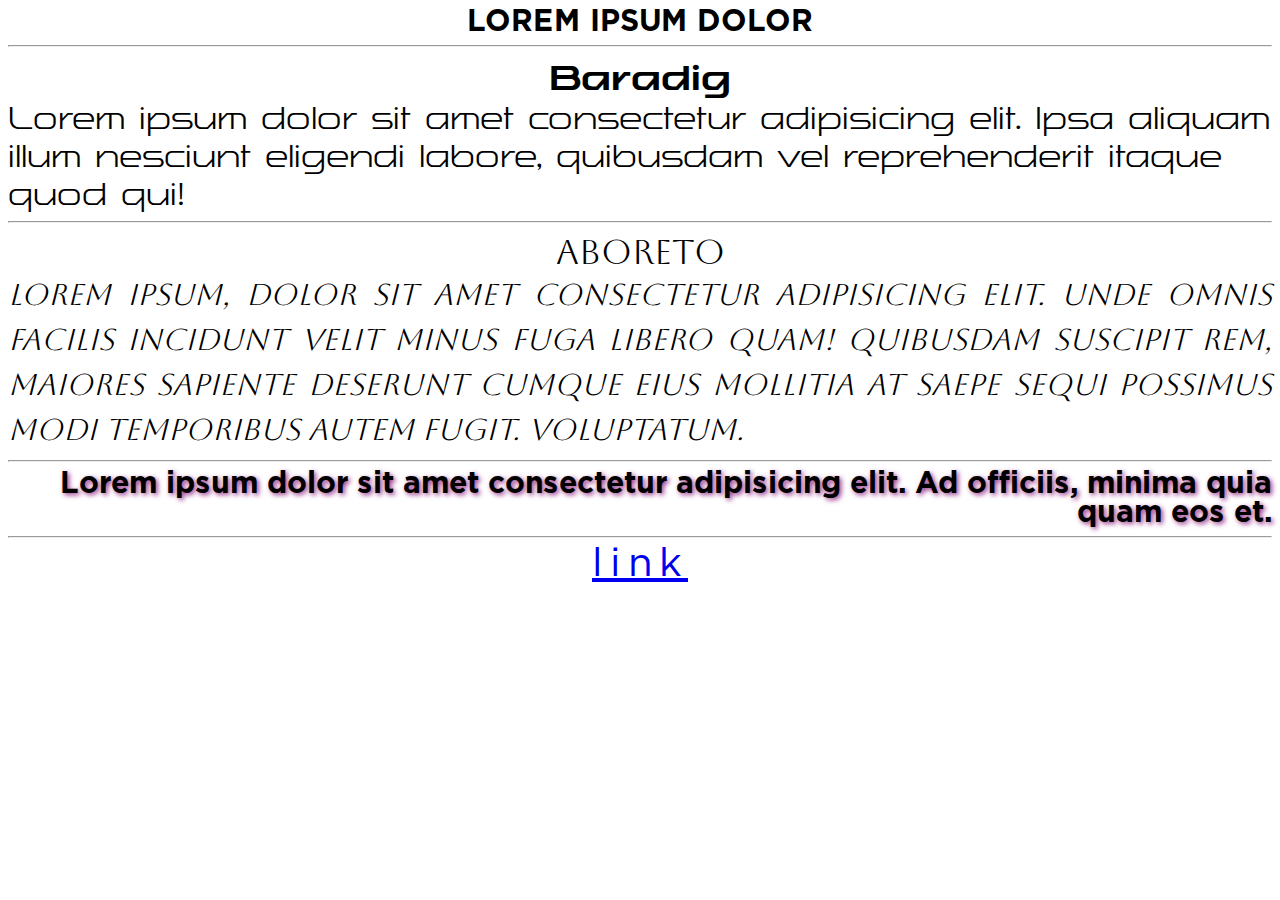
<file: lesson_4/index.html>
<!DOCTYPE html>
<html lang="en">
    <head>
        <meta charset="UTF-8">
        <meta name="viewport" content="width=device-width, initial-scale=1.0">
        <link rel="stylesheet" href="css/style.css">
        <title>Document</title>
    </head>
    <body>
    <header>
        <div class="header__title">
            Lorem ipsum dolor
        </div>
    </header>
    <hr>
    <main>
        <div class="Baradig">
            Baradig
        </div>
        <div class="header__title_2">
            Lorem ipsum dolor sit amet consectetur adipisicing elit. Ipsa aliquam illum nesciunt eligendi labore, quibusdam vel reprehenderit itaque quod qui!
        </div>
    <hr>
        <div class="Aboreto">
            Aboreto
        </div>
        <div class="main__text">
            Lorem ipsum, dolor sit amet consectetur adipisicing elit. Unde omnis facilis incidunt velit minus fuga libero quam! Quibusdam suscipit rem, maiores sapiente deserunt cumque eius mollitia at saepe sequi possimus modi temporibus autem fugit. Voluptatum.
        </div>
    <hr>
        <div class="main__text_shadow">
            Lorem ipsum dolor sit amet consectetur adipisicing elit. Ad officiis, minima quia quam eos et.
        </div>
    </main>
    <hr>
    <footer>
        <div class="link">
            <a target="_blank" href="https://open.spotify.com/collection/tracks">Link</a>
        </div>
    </footer>
    </body>
</html>
</file>
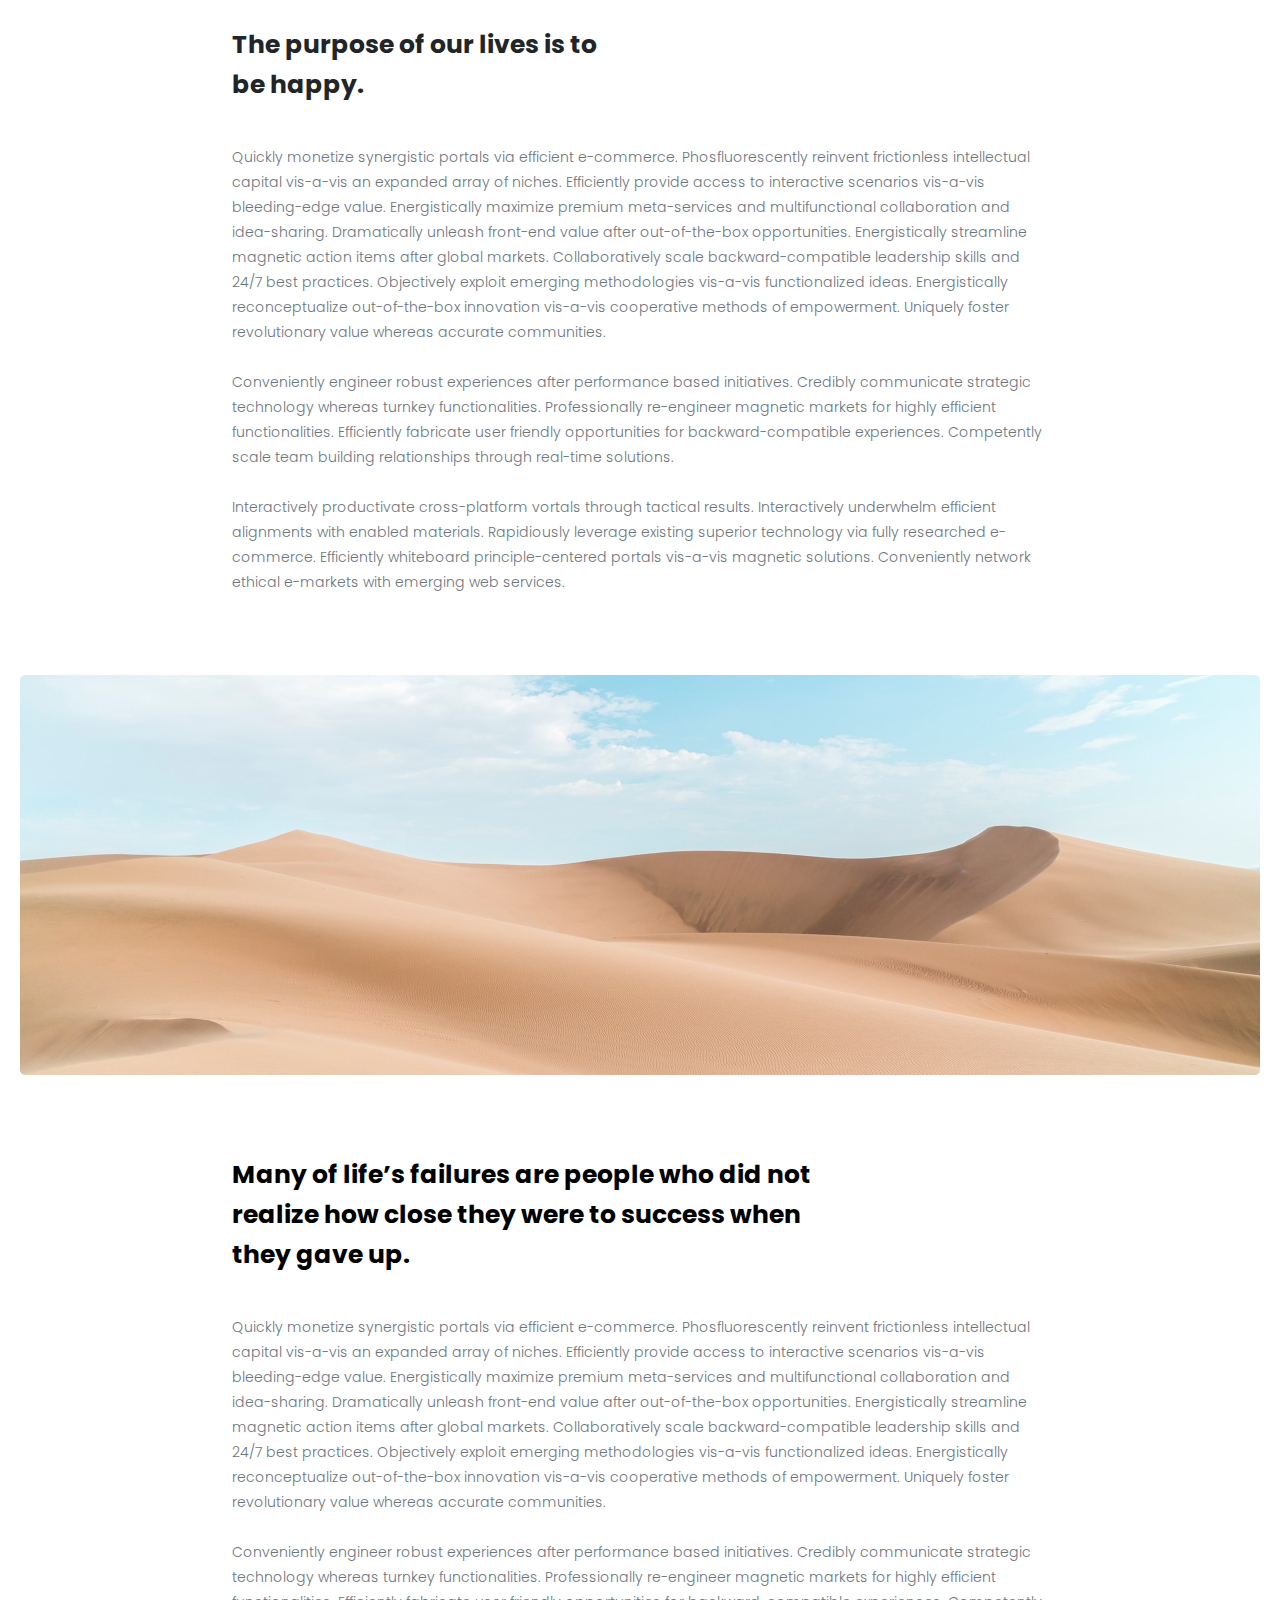
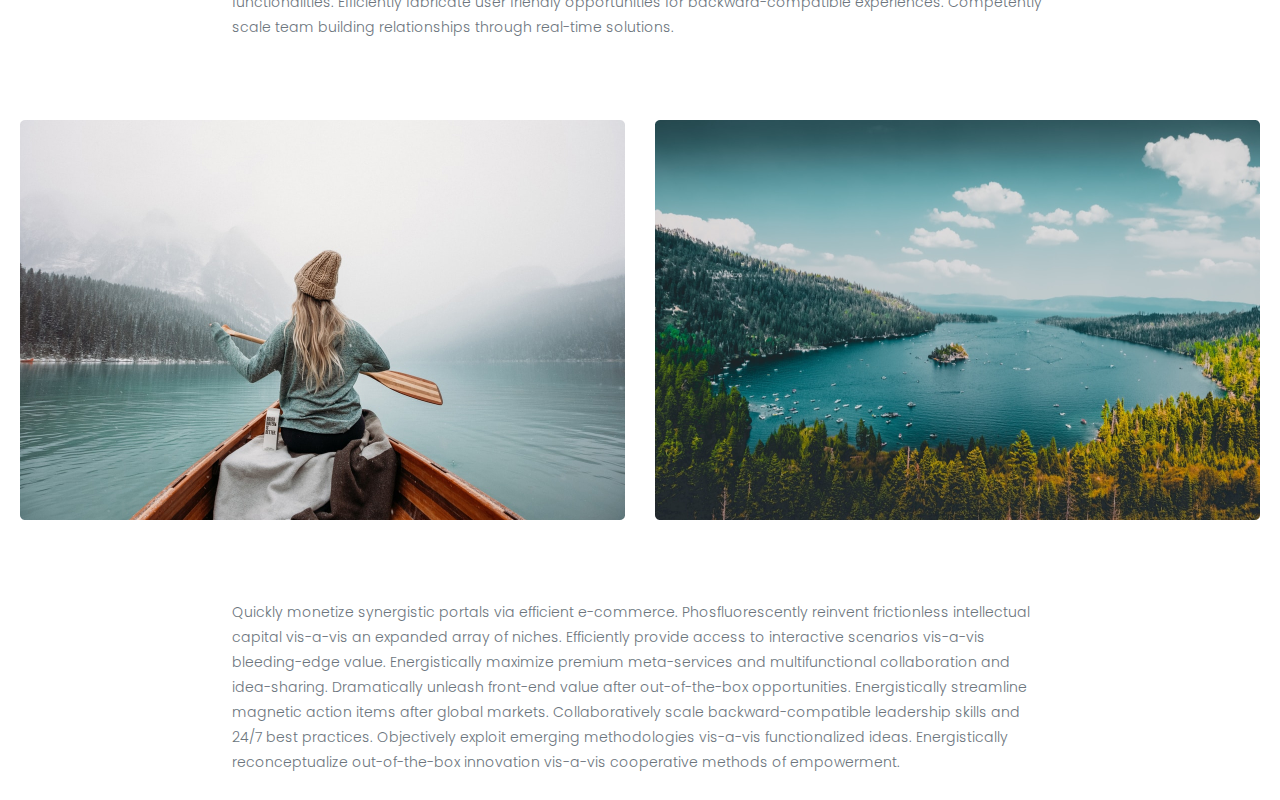
<file: lesson_5/index.html>
<!DOCTYPE html>
<html lang="en">
<head>
    <meta charset="UTF-8">
    <meta name="viewport" content="width=device-width, initial-scale=1.0">
    <link rel="stylesheet" href="css/null_style.css">
    <link rel="stylesheet" href="css/style.css">
    <title>Lesson-5</title>
</head>
<body>
    <main>
        <div class="first-block">
            <div class="first-block__title">
                The purpose of our lives is to be happy.
            </div>
            <div class="first-block__text">
                <div class="paragraph-1">Quickly monetize synergistic portals via efficient e-commerce. Phosfluorescently reinvent frictionless intellectual capital vis-a-vis an expanded array of niches. Efficiently provide access to interactive scenarios vis-a-vis bleeding-edge value. Energistically maximize premium meta-services and multifunctional collaboration and idea-sharing. Dramatically unleash front-end value after out-of-the-box opportunities. Energistically streamline magnetic action items after global markets. Collaboratively scale backward-compatible leadership skills and 24/7 best practices. Objectively exploit emerging methodologies vis-a-vis functionalized ideas. Energistically reconceptualize out-of-the-box innovation vis-a-vis cooperative methods of empowerment. Uniquely foster revolutionary value whereas accurate communities.</div>
                <div class="paragraph-2">Conveniently engineer robust experiences after performance based initiatives. Credibly communicate strategic technology whereas turnkey functionalities. Professionally re-engineer magnetic markets for highly efficient functionalities. Efficiently fabricate user friendly opportunities for backward-compatible experiences. Competently scale team building relationships through real-time solutions.</div>
                <div class="paragraph-3">Interactively productivate cross-platform vortals through tactical results. Interactively underwhelm efficient alignments with enabled materials. Rapidiously leverage existing superior technology via fully researched e-commerce. Efficiently whiteboard principle-centered portals vis-a-vis magnetic solutions. Conveniently network ethical e-markets with emerging web services.</div>
            </div>
        </div>
        <div class="desert-img">
            <img src="img/desert.jpg" alt="#">
        </div>
        <div class="second-block">
            <div class="second-block__title">
                Many of life’s failures are people who did not realize how close they were to success when they gave up.
            </div>
            <div class="second-block__text">
                <div class="paragraph-11">Quickly monetize synergistic portals via efficient e-commerce. Phosfluorescently reinvent frictionless intellectual capital vis-a-vis an expanded array of niches. Efficiently provide access to interactive scenarios vis-a-vis bleeding-edge value. Energistically maximize premium meta-services and multifunctional collaboration and idea-sharing. Dramatically unleash front-end value after out-of-the-box opportunities. Energistically streamline magnetic action items after global markets. Collaboratively scale backward-compatible leadership skills and 24/7 best practices. Objectively exploit emerging methodologies vis-a-vis functionalized ideas. Energistically reconceptualize out-of-the-box innovation vis-a-vis cooperative methods of empowerment. Uniquely foster revolutionary value whereas accurate communities.</div>
                <div class="paragraph-22">Conveniently engineer robust experiences after performance based initiatives. Credibly communicate strategic technology whereas turnkey functionalities. Professionally re-engineer magnetic markets for highly efficient functionalities. Efficiently fabricate user friendly opportunities for backward-compatible experiences. Competently scale team building relationships through real-time solutions.</div>
            </div>
        </div>
        <div class="img-group">
            <div class="girl-img">
                <img src="img/girl.jpg" alt="#">
            </div>
            <div class="forest-img">
                <img src="img/forest.png" alt="#">
            </div>
        </div>
        <div class="third-block">
            <div class="third-block__text">
                Quickly monetize synergistic portals via efficient e-commerce. Phosfluorescently reinvent frictionless intellectual capital vis-a-vis an expanded array of niches. Efficiently provide access to interactive scenarios vis-a-vis bleeding-edge value. Energistically maximize premium meta-services and multifunctional collaboration and idea-sharing. Dramatically unleash front-end value after out-of-the-box opportunities. Energistically streamline magnetic action items after global markets. Collaboratively scale backward-compatible leadership skills and 24/7 best practices. Objectively exploit emerging methodologies vis-a-vis functionalized ideas. Energistically reconceptualize out-of-the-box innovation vis-a-vis cooperative methods of empowerment. 
            </div>
        </div>
    </main>
</body>
</html>
</file>
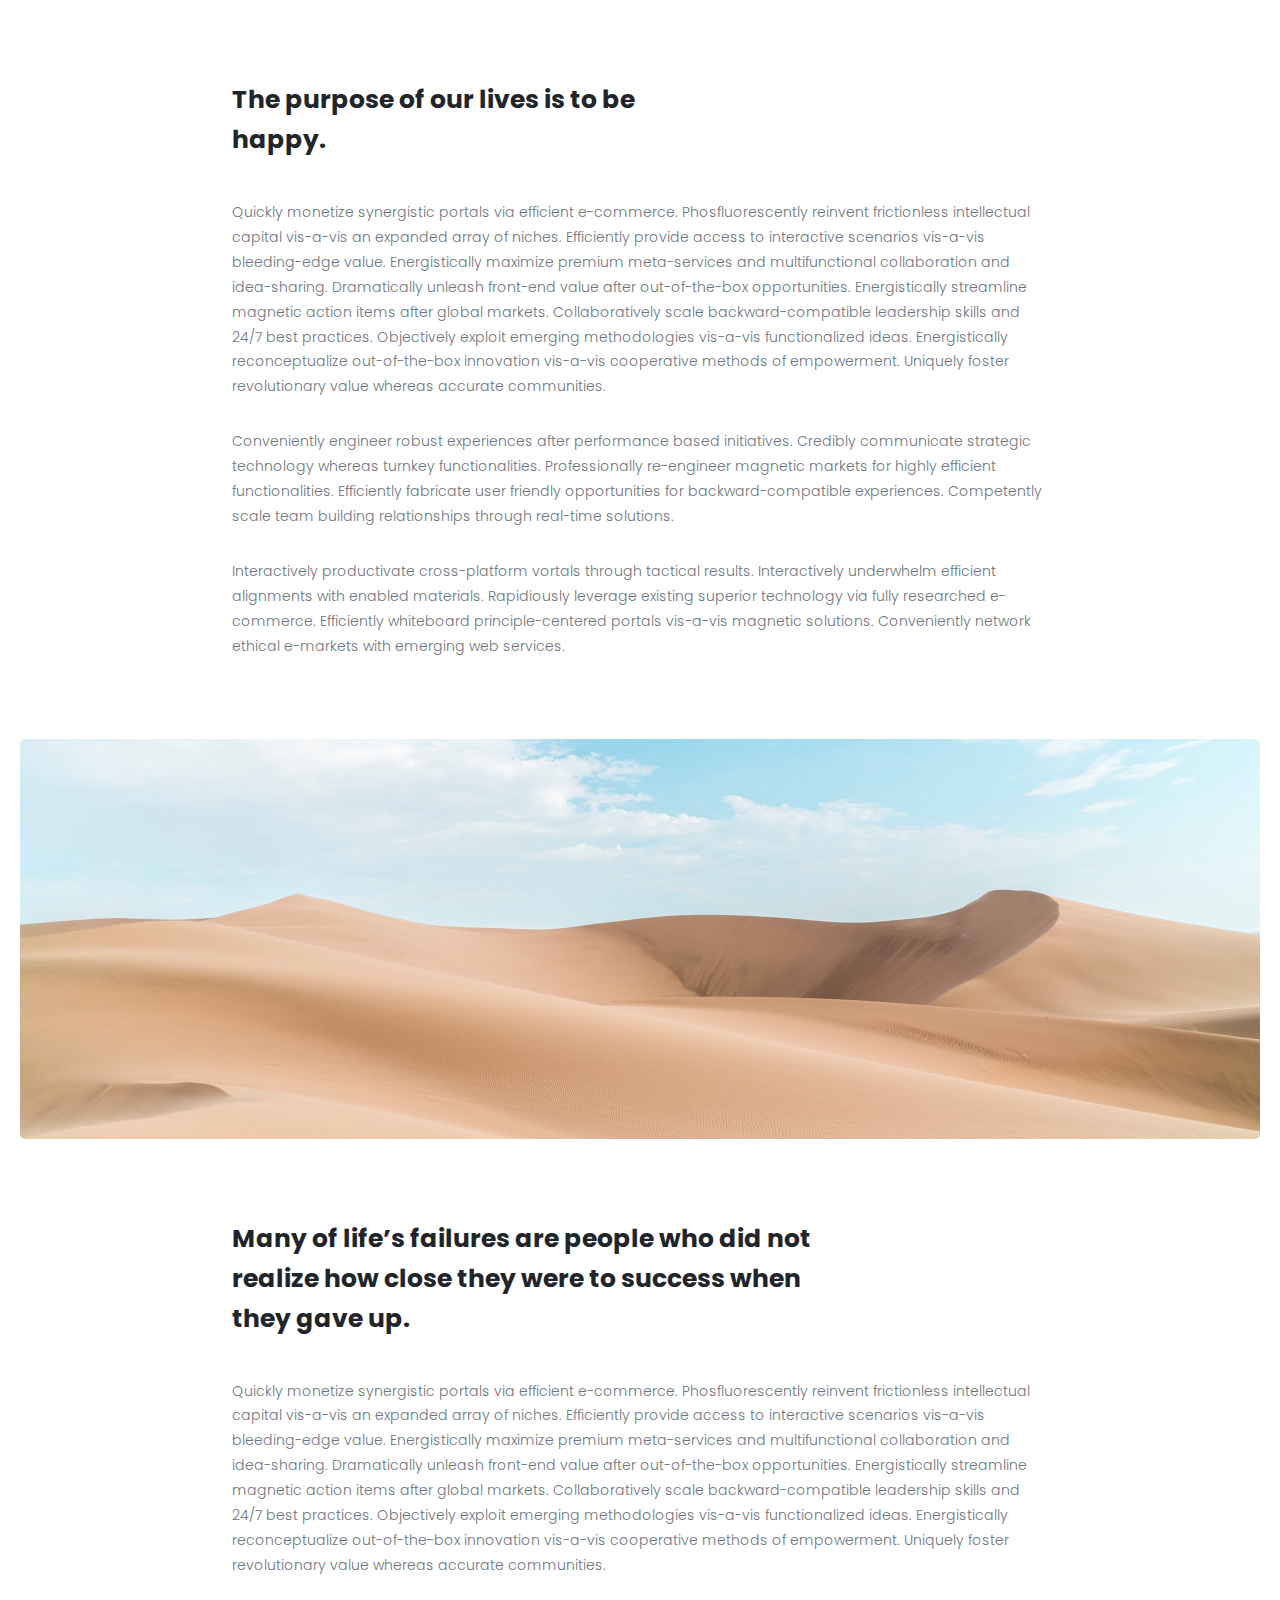
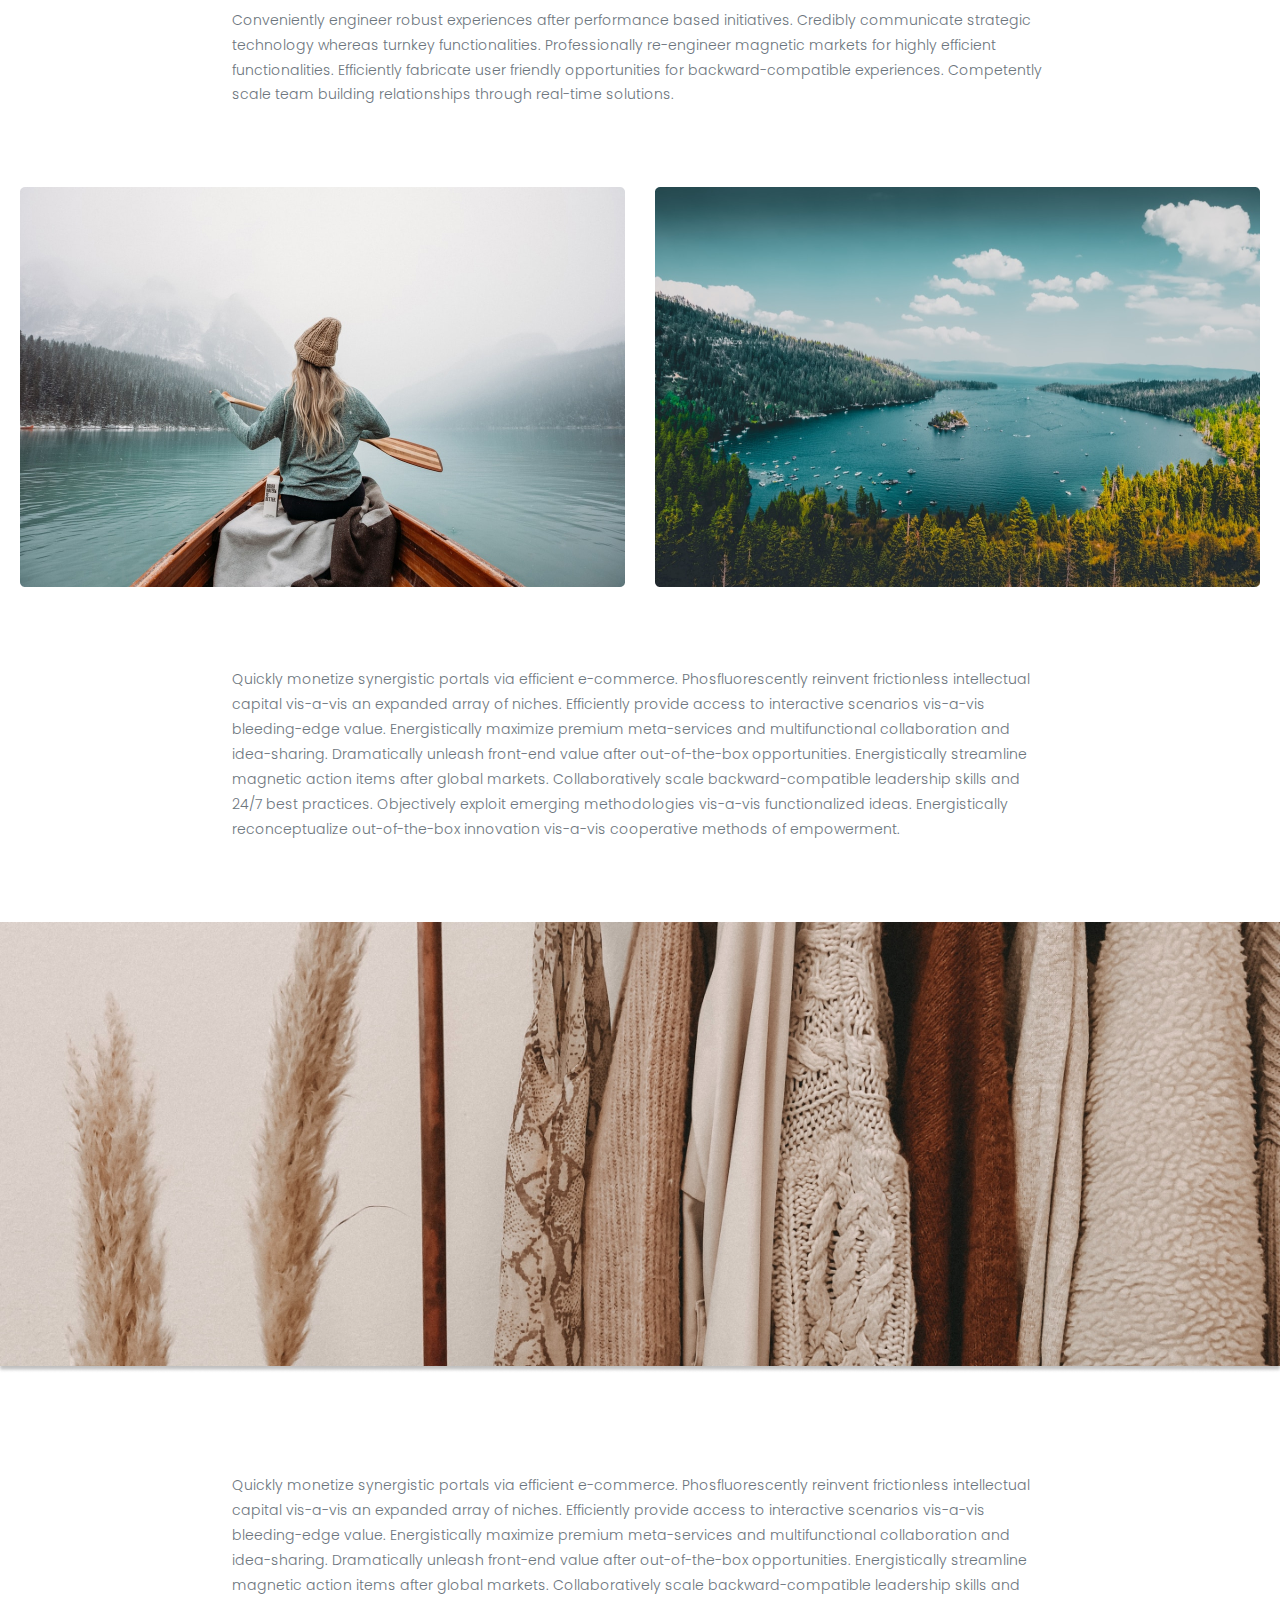
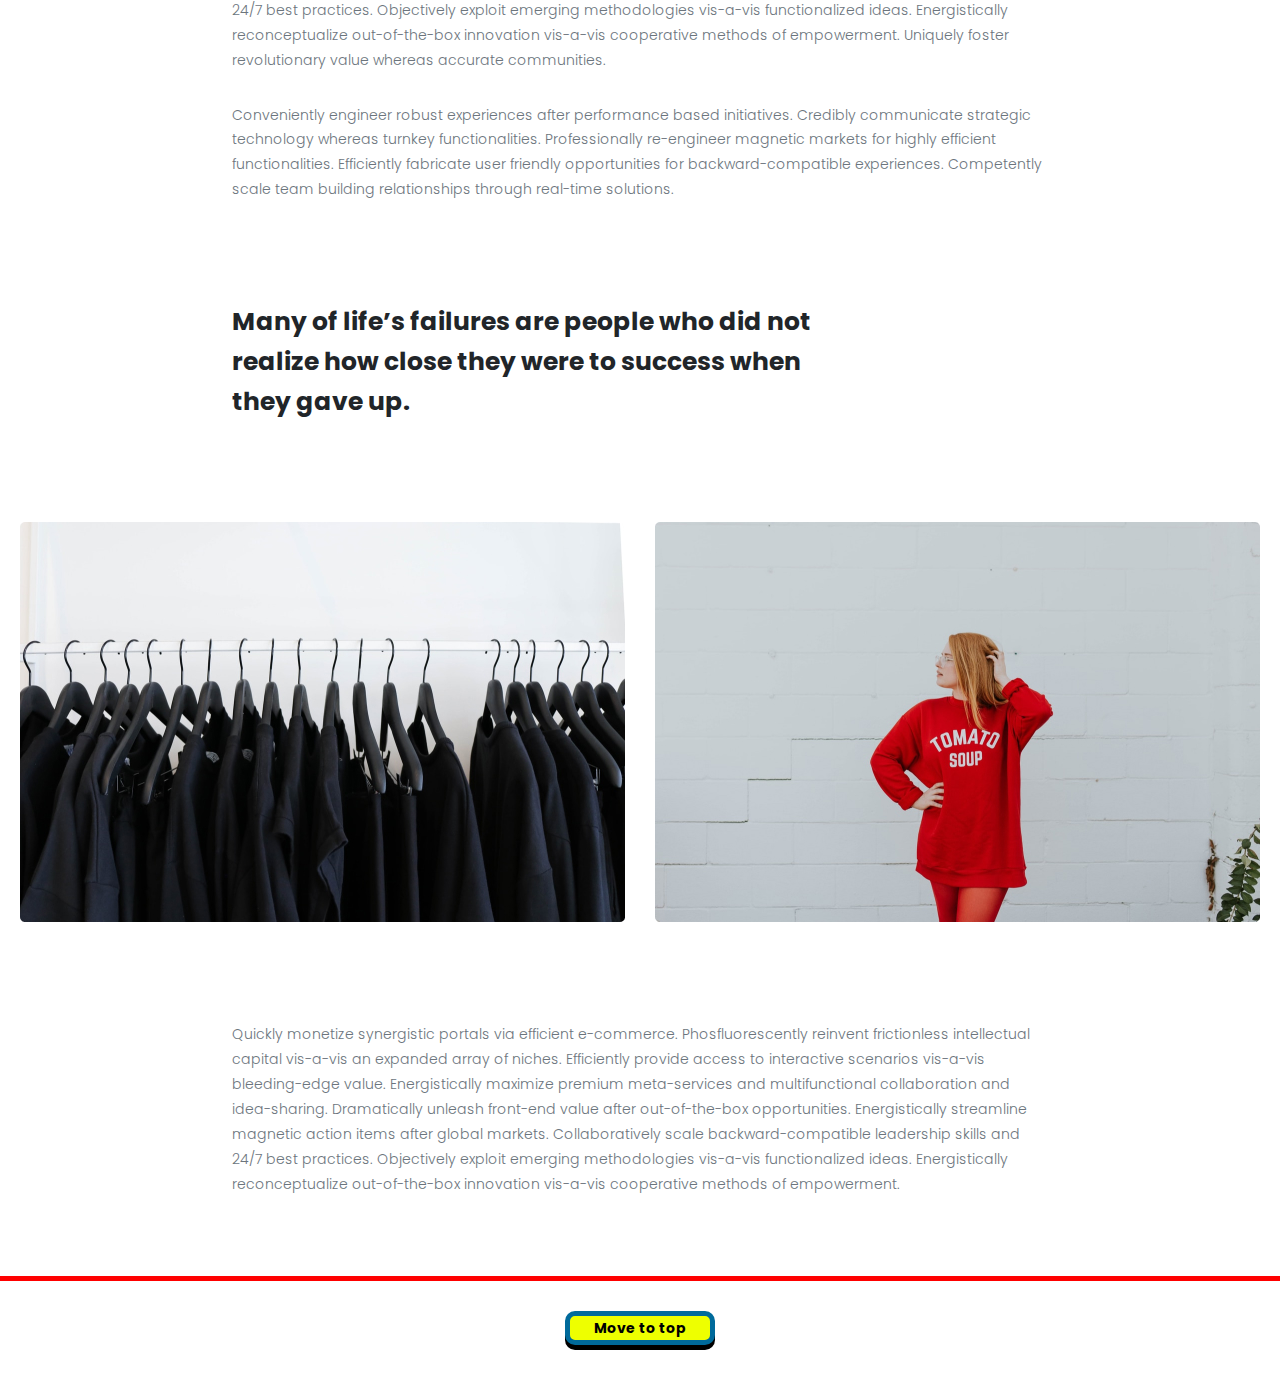
<file: lesson_6/index.html>
<!DOCTYPE html>
<html lang="en">
<head>
    <meta charset="UTF-8">
    <meta name="viewport" content="width=device-width, initial-scale=1.0">
    <link rel="stylesheet" href="css/style.css">
    <link href="https://fonts.googleapis.com/css?family=Poppins:300,500,700" rel="stylesheet"/>
    <title>Document</title>
</head>
<body>
    <div id="top" class="article">
        <div class="article__container">
            <div class="article__text-block">
                <h1 class="article__title">
                    The purpose of our lives is to be <br> happy.
                </h1>
                <p>
                    Quickly monetize synergistic portals via efficient e-commerce. Phosfluorescently reinvent frictionless intellectual capital vis-a-vis an expanded array of niches. Efficiently provide access to interactive scenarios vis-a-vis bleeding-edge value. Energistically maximize premium meta-services and multifunctional collaboration and idea-sharing. Dramatically unleash front-end value after out-of-the-box opportunities. Energistically streamline magnetic action items after global markets. Collaboratively scale backward-compatible leadership skills and 24/7 best practices. Objectively exploit emerging methodologies vis-a-vis functionalized ideas. Energistically reconceptualize out-of-the-box innovation vis-a-vis cooperative methods of empowerment. Uniquely foster revolutionary value whereas accurate communities.
                </p>
                <p>
                    Conveniently engineer robust experiences after performance based initiatives. Credibly communicate strategic technology whereas turnkey functionalities. Professionally re-engineer magnetic markets for highly efficient functionalities. Efficiently fabricate user friendly opportunities for backward-compatible experiences. Competently scale team building relationships through real-time solutions.
                </p>
                <p>
                    Interactively productivate cross-platform vortals through tactical results. Interactively underwhelm efficient alignments with enabled materials. Rapidiously leverage existing superior technology via fully researched e-commerce. Efficiently whiteboard principle-centered portals vis-a-vis magnetic solutions. Conveniently network ethical e-markets with emerging web services.
                </p>
            </div>
            <img class="article__image" src="img/desert.jpg" alt="#">
            <div class="article__text-block">
                <h2 class="article__title">
                    Many of life’s failures are people who did not realize how close they were to success when they gave up.
                </h2>
                <p>
                    Quickly monetize synergistic portals via efficient e-commerce. Phosfluorescently reinvent frictionless intellectual capital vis-a-vis an expanded array of niches. Efficiently provide access to interactive scenarios vis-a-vis bleeding-edge value. Energistically maximize premium meta-services and multifunctional collaboration and idea-sharing. Dramatically unleash front-end value after out-of-the-box opportunities. Energistically streamline magnetic action items after global markets. Collaboratively scale backward-compatible leadership skills and 24/7 best practices. Objectively exploit emerging methodologies vis-a-vis functionalized ideas. Energistically reconceptualize out-of-the-box innovation vis-a-vis cooperative methods of empowerment. Uniquely foster revolutionary value whereas accurate communities.
                </p>
                <p>
                    Conveniently engineer robust experiences after performance based initiatives. Credibly communicate strategic technology whereas turnkey functionalities. Professionally re-engineer magnetic markets for highly efficient functionalities. Efficiently fabricate user friendly opportunities for backward-compatible experiences. Competently scale team building relationships through real-time solutions.
                </p>
            </div>
            <div class="article__images">
                <img class="article__image article__image-1" src="img/girl.jpg" alt="#">
                <img class="article__image article__image-2" src="img/forest.png" alt="#">
            </div>
            <div class="article__text-block">
                <p>
                    Quickly monetize synergistic portals via efficient e-commerce. Phosfluorescently reinvent frictionless intellectual capital vis-a-vis an expanded array of niches. Efficiently provide access to interactive scenarios vis-a-vis bleeding-edge value. Energistically maximize premium meta-services and multifunctional collaboration and idea-sharing. Dramatically unleash front-end value after out-of-the-box opportunities. Energistically streamline magnetic action items after global markets. Collaboratively scale backward-compatible leadership skills and 24/7 best practices. Objectively exploit emerging methodologies vis-a-vis functionalized ideas. Energistically reconceptualize out-of-the-box innovation vis-a-vis cooperative methods of empowerment.
                </p>
            </div>
        </div>
    </div>
    <div class="background">
        <img class="article-2__background" src="img/background.jpg" alt="image">
    </div>
    <div class="article-2">
        <div class="article-2__container">
            <div class="article__text-block">
                <p>
                    Quickly monetize synergistic portals via efficient e-commerce. Phosfluorescently reinvent frictionless intellectual capital vis-a-vis an expanded array of niches. Efficiently provide access to interactive scenarios vis-a-vis bleeding-edge value. Energistically maximize premium meta-services and multifunctional collaboration and idea-sharing. Dramatically unleash front-end value after out-of-the-box opportunities. Energistically streamline magnetic action items after global markets. Collaboratively scale backward-compatible leadership skills and 24/7 best practices. Objectively exploit emerging methodologies vis-a-vis functionalized ideas. Energistically reconceptualize out-of-the-box innovation vis-a-vis cooperative methods of empowerment. Uniquely foster revolutionary value whereas accurate communities.
                </p>
                <p>
                    Conveniently engineer robust experiences after performance based initiatives. Credibly communicate strategic technology whereas turnkey functionalities. Professionally re-engineer magnetic markets for highly efficient functionalities. Efficiently fabricate user friendly opportunities for backward-compatible experiences. Competently scale team building relationships through real-time solutions.
                </p>
                <h2 class="article__title-2">
                    Many of life’s failures are people who did not realize how close they were to success when they gave up.
                </h2>
            </div>
            <div class="article__images-2">
                <img class="article-2__image-1" src="img/jackets.jpg" alt="#">
                <img class="article-2__image-2" src="img/redgirl.jpg" alt="#">
            </div>
            <div class="article__text-block-2">
                <p>
                    Quickly monetize synergistic portals via efficient e-commerce. Phosfluorescently reinvent frictionless intellectual capital vis-a-vis an expanded array of niches. Efficiently provide access to interactive scenarios vis-a-vis bleeding-edge value. Energistically maximize premium meta-services and multifunctional collaboration and idea-sharing. Dramatically unleash front-end value after out-of-the-box opportunities. Energistically streamline magnetic action items after global markets. Collaboratively scale backward-compatible leadership skills and 24/7 best practices. Objectively exploit emerging methodologies vis-a-vis functionalized ideas. Energistically reconceptualize out-of-the-box innovation vis-a-vis cooperative methods of empowerment. 
                </p>
            </div>
        </div>
    </div>
    <div class="veve"></div>
    <div class="button-practice">
        <div class="button">
            <a href="#top">Move to top</a>
        </div>
    </div>
</body>
</html>
</file>
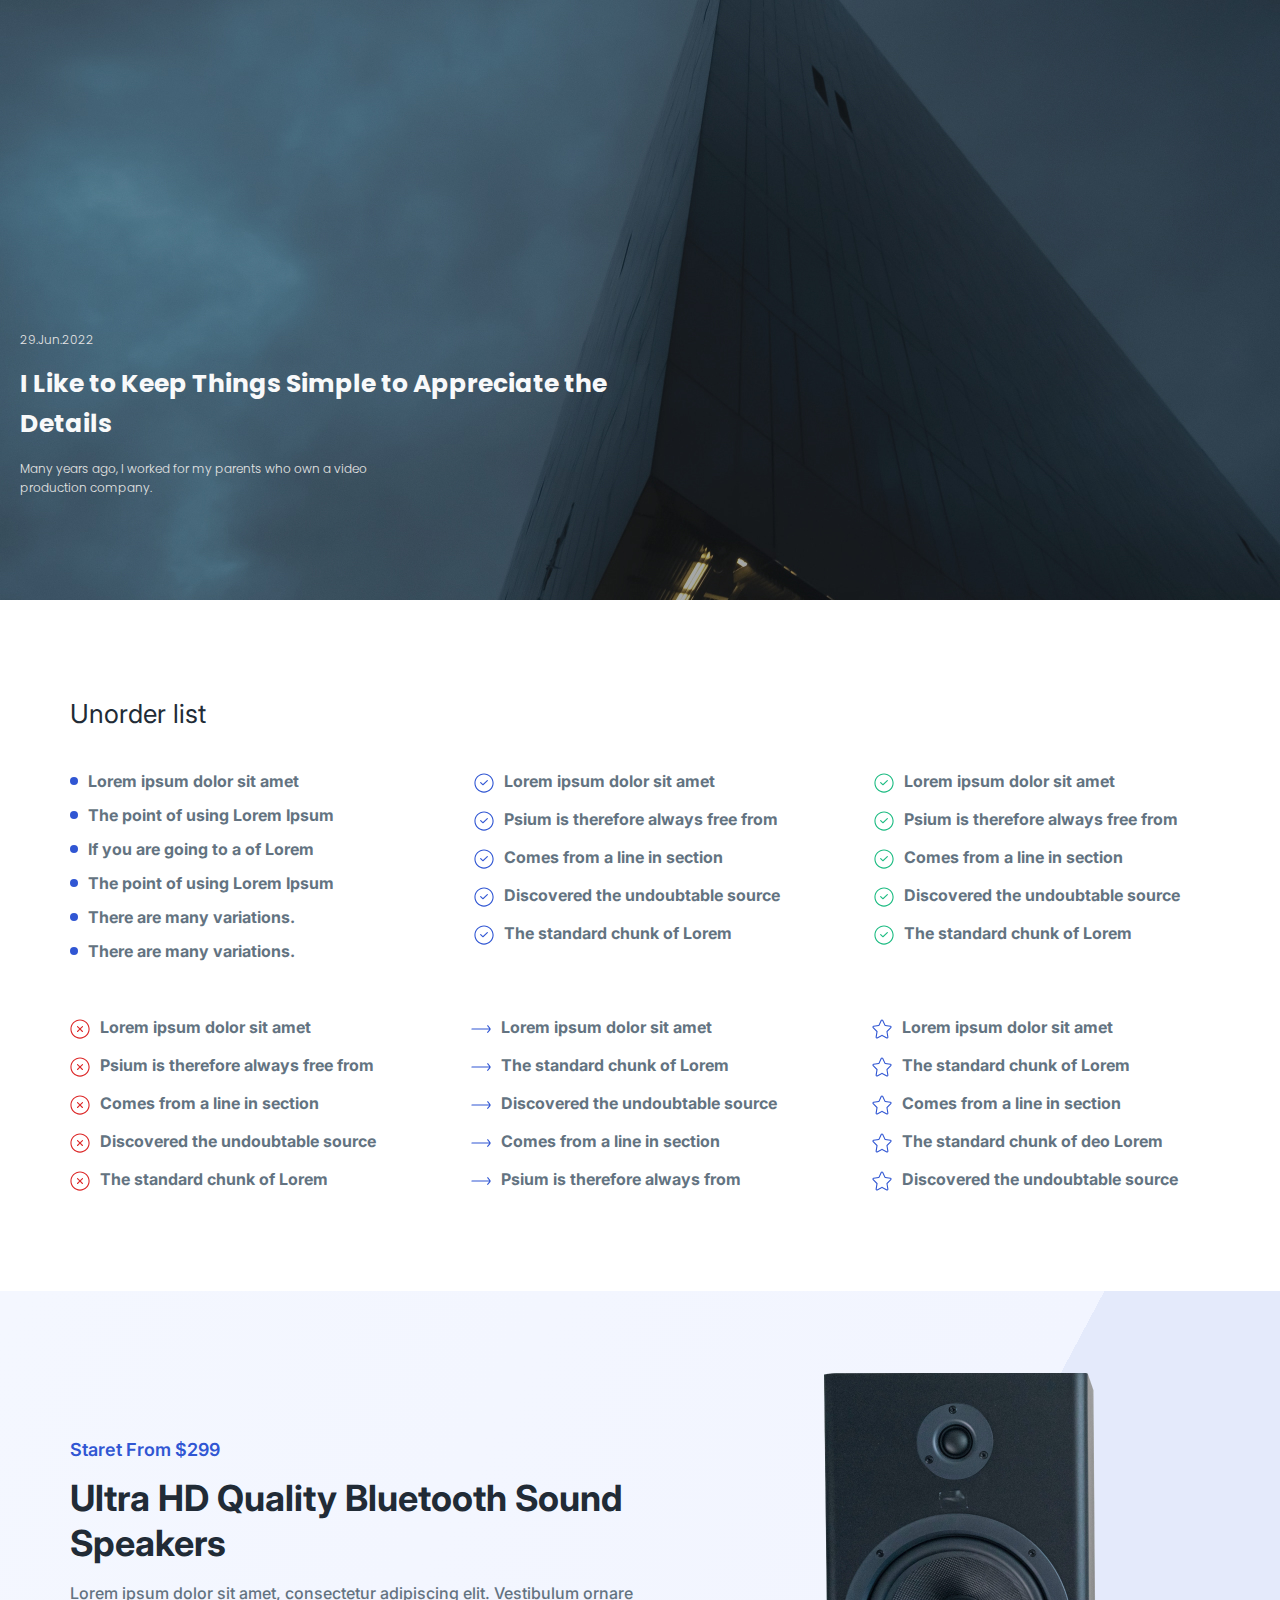
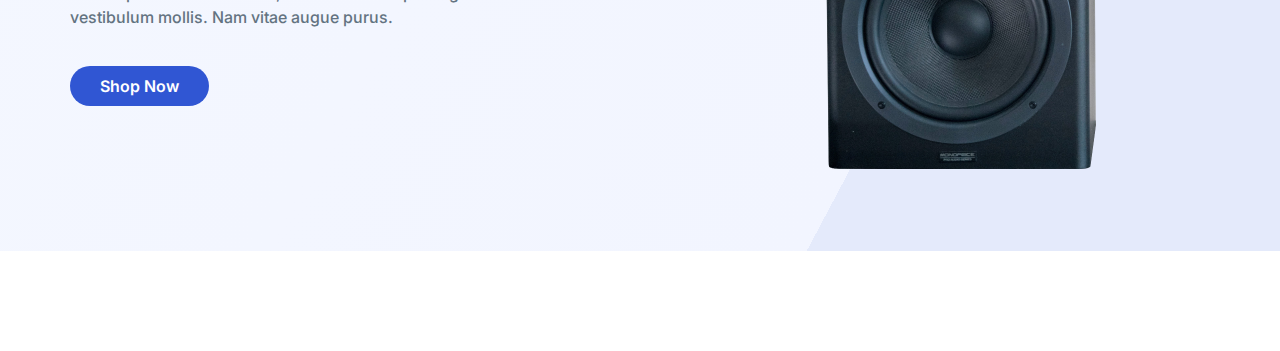
<file: lesson_7/index.html>
<!DOCTYPE html>
<html lang="en">
<head>
    <meta charset="UTF-8">
    <meta name="viewport" content="width=device-width, initial-scale=1.0">
    <link rel="stylesheet" href="css/style.css">
    <title>Lesson 7</title>
</head>
<body>
    <header>
        <div class="part-1">
            <div class="part-1__container">
                <div class="part-1__text-block">
                    <p>29.Jun.2022</p>
                    <h1 class="part-1__title">I Like to Keep Things Simple to Appreciate the <br> Details</h1>
                    <p>Many years ago, I worked for my parents who own a video <br> production company.</p>
                </div>
            </div>
        </div>
    </header>
    <main>
        <div class="list">
            <div class="list__container">
                <div class="list__title"><p>Unorder list</p></div>
                <div class="list_blocks-1">
                    <ul class="list-point">
                        <li>Lorem ipsum dolor sit amet</li>
                        <li>The point of using Lorem Ipsum </li>
                        <li>If you are going to a of Lorem</li>
                        <li>The point of using Lorem Ipsum </li>
                        <li>There are many variations.</li>
                        <li>There are many variations.</li>
                    </ul>
                    <ul class="list-blue_check">
                        <li>Lorem ipsum dolor sit amet</li>
                        <li>Psium is therefore always free from</li>
                        <li>Comes from a line in section</li>
                        <li>Discovered the undoubtable source</li>
                        <li>The standard chunk of Lorem</li>
                    </ul>
                    <ul class="list-green_check">
                        <li>Lorem ipsum dolor sit amet</li>
                        <li>Psium is therefore always free from</li>
                        <li>Comes from a line in section</li>
                        <li>Discovered the undoubtable source</li>
                        <li>The standard chunk of Lorem</li>
                    </ul>
                </div>
                <div class="list_blocks-2">
                    <ul class="list-red_x">
                        <li>Lorem ipsum dolor sit amet</li>
                        <li>Psium is therefore always free from</li>
                        <li>Comes from a line in section</li>
                        <li>Discovered the undoubtable source</li>
                        <li>The standard chunk of Lorem</li>
                    </ul>
                    <ul class="list-arrow">
                        <li>Lorem ipsum dolor sit amet</li>
                        <li>The standard chunk of Lorem</li>
                        <li>Discovered the undoubtable source</li>
                        <li>Comes from a line in section</li>
                        <li>Psium is therefore always from</li>
                    </ul>
                    <ul class="list-star">
                        <li>Lorem ipsum dolor sit amet</li>
                        <li>The standard chunk of Lorem</li>
                        <li>Comes from a line in section</li>
                        <li>The standard chunk of deo Lorem</li>
                        <li>Discovered the undoubtable source</li>
                    </ul>
                </div>
            </div>
        </div>
    </main>
    <footer>
        <div class="speaker">
            <div class="speaker__container">
                <div class="speaker__title-block">
                    <h2 class="speaker__title-1">
                        Staret From $299
                    </h2>
                    <h2 class="speaker__title-2">
                        Ultra HD Quality Bluetooth Sound Speakers
                    </h2>
                    <p class="speaker__text">
                        Lorem ipsum dolor sit amet, consectetur adipiscing elit. Vestibulum ornare vestibulum mollis. Nam vitae augue purus.
                    </p>
                    <a href="" class="button">
                        Shop Now
                    </a>
                </div>
                <img src="img/speaker 1.png" alt="image" class="speaker__image">
            </div>
        </div>
    </footer>
</body>
</html>
</file>
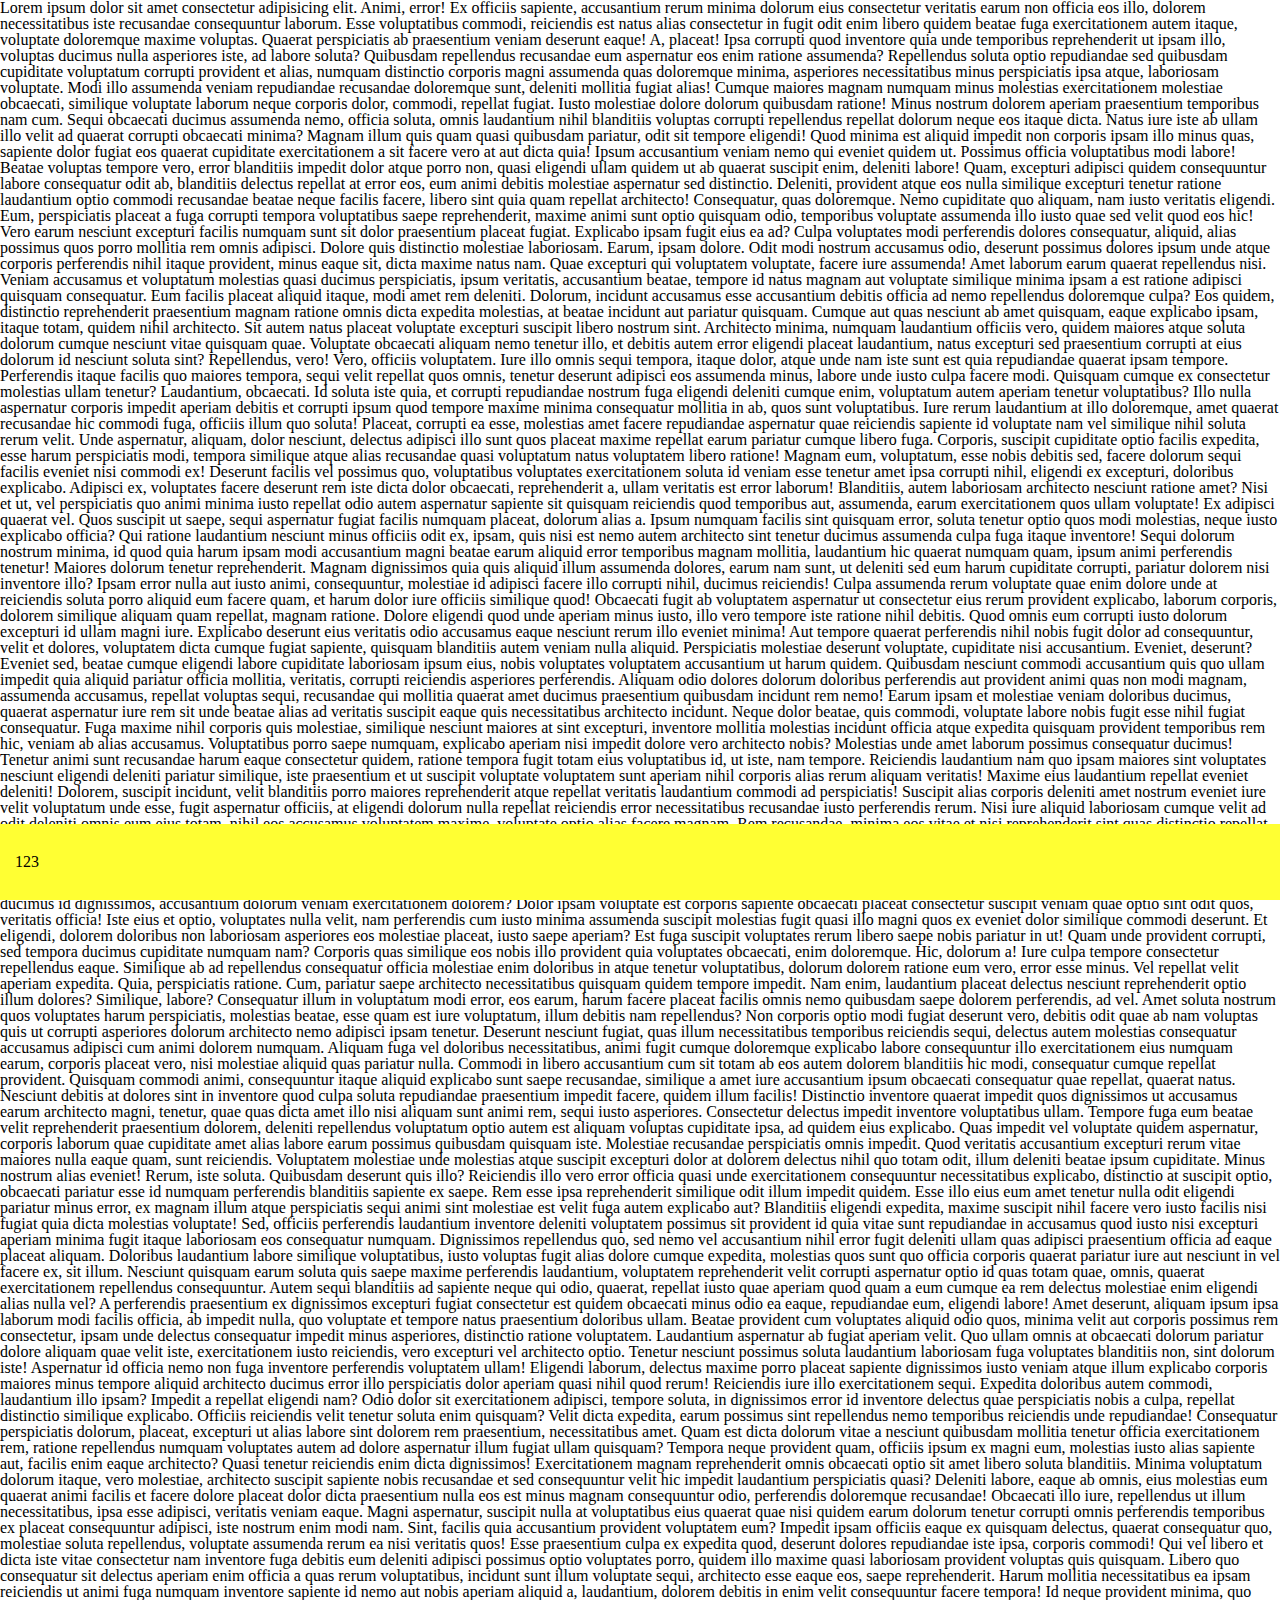
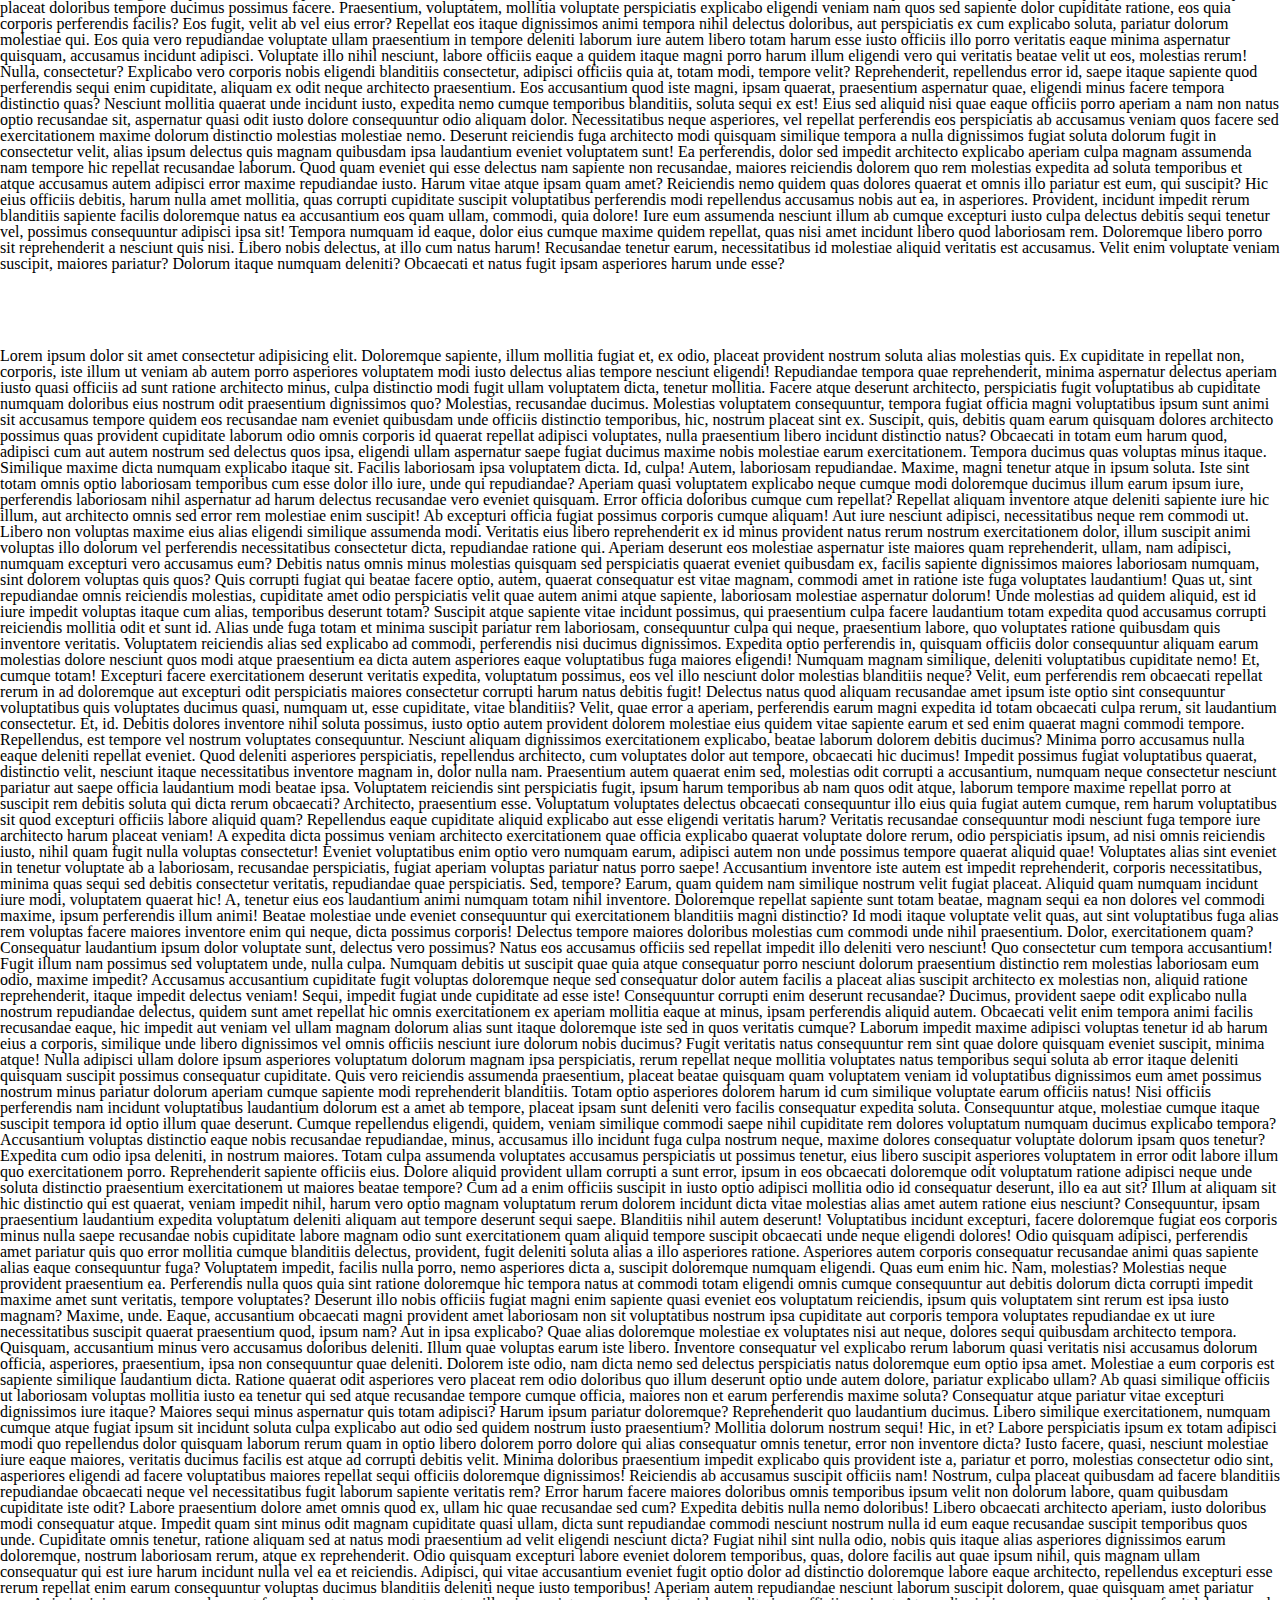
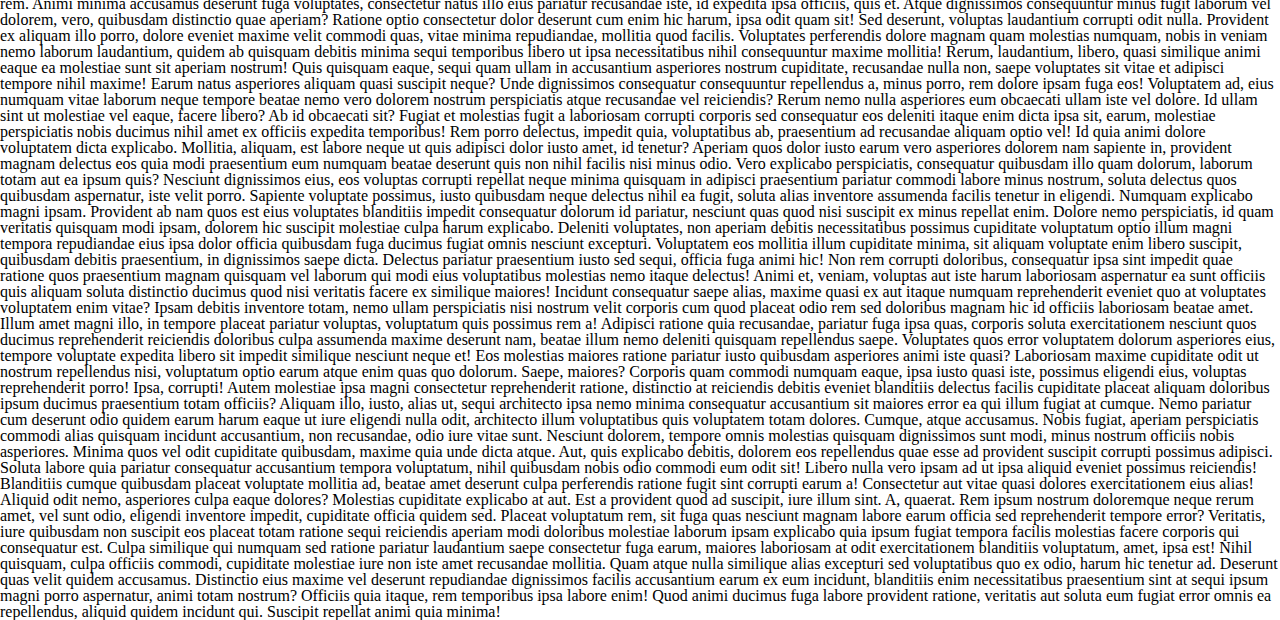
<file: lesson_test/index.html>
<!DOCTYPE html>
<html lang="en">
    <head>
        <meta charset="UTF-8" />
        <meta name="viewport" content="width=device-width, initial-scale=1.0" />
        <link rel="stylesheet" href="css/style.css" />
        <link rel="stylesheet" href="css/reset.css" />
        <title>Document</title>
    </head>
    <body>
        <header></header>
        <main>
            <div class="wrapper">
                <div class="block__text">
                    Lorem ipsum dolor sit amet consectetur adipisicing elit.
                    Animi, error! Ex officiis sapiente, accusantium rerum minima
                    dolorum eius consectetur veritatis earum non officia eos
                    illo, dolorem necessitatibus iste recusandae consequuntur
                    laborum. Esse voluptatibus commodi, reiciendis est natus
                    alias consectetur in fugit odit enim libero quidem beatae
                    fuga exercitationem autem itaque, voluptate doloremque
                    maxime voluptas. Quaerat perspiciatis ab praesentium veniam
                    deserunt eaque! A, placeat! Ipsa corrupti quod inventore
                    quia unde temporibus reprehenderit ut ipsam illo, voluptas
                    ducimus nulla asperiores iste, ad labore soluta? Quibusdam
                    repellendus recusandae eum aspernatur eos enim ratione
                    assumenda? Repellendus soluta optio repudiandae sed
                    quibusdam cupiditate voluptatum corrupti provident et alias,
                    numquam distinctio corporis magni assumenda quas doloremque
                    minima, asperiores necessitatibus minus perspiciatis ipsa
                    atque, laboriosam voluptate. Modi illo assumenda veniam
                    repudiandae recusandae doloremque sunt, deleniti mollitia
                    fugiat alias! Cumque maiores magnam numquam minus molestias
                    exercitationem molestiae obcaecati, similique voluptate
                    laborum neque corporis dolor, commodi, repellat fugiat.
                    Iusto molestiae dolore dolorum quibusdam ratione! Minus
                    nostrum dolorem aperiam praesentium temporibus nam cum.
                    Sequi obcaecati ducimus assumenda nemo, officia soluta,
                    omnis laudantium nihil blanditiis voluptas corrupti
                    repellendus repellat dolorum neque eos itaque dicta. Natus
                    iure iste ab ullam illo velit ad quaerat corrupti obcaecati
                    minima? Magnam illum quis quam quasi quibusdam pariatur,
                    odit sit tempore eligendi! Quod minima est aliquid impedit
                    non corporis ipsam illo minus quas, sapiente dolor fugiat
                    eos quaerat cupiditate exercitationem a sit facere vero at
                    aut dicta quia! Ipsum accusantium veniam nemo qui eveniet
                    quidem ut. Possimus officia voluptatibus modi labore! Beatae
                    voluptas tempore vero, error blanditiis impedit dolor atque
                    porro non, quasi eligendi ullam quidem ut ab quaerat
                    suscipit enim, deleniti labore! Quam, excepturi adipisci
                    quidem consequuntur labore consequatur odit ab, blanditiis
                    delectus repellat at error eos, eum animi debitis molestiae
                    aspernatur sed distinctio. Deleniti, provident atque eos
                    nulla similique excepturi tenetur ratione laudantium optio
                    commodi recusandae beatae neque facilis facere, libero sint
                    quia quam repellat architecto! Consequatur, quas doloremque.
                    Nemo cupiditate quo aliquam, nam iusto veritatis eligendi.
                    Eum, perspiciatis placeat a fuga corrupti tempora
                    voluptatibus saepe reprehenderit, maxime animi sunt optio
                    quisquam odio, temporibus voluptate assumenda illo iusto
                    quae sed velit quod eos hic! Vero earum nesciunt excepturi
                    facilis numquam sunt sit dolor praesentium placeat fugiat.
                    Explicabo ipsam fugit eius ea ad? Culpa voluptates modi
                    perferendis dolores consequatur, aliquid, alias possimus
                    quos porro mollitia rem omnis adipisci. Dolore quis
                    distinctio molestiae laboriosam. Earum, ipsam dolore. Odit
                    modi nostrum accusamus odio, deserunt possimus dolores ipsum
                    unde atque corporis perferendis nihil itaque provident,
                    minus eaque sit, dicta maxime natus nam. Quae excepturi qui
                    voluptatem voluptate, facere iure assumenda! Amet laborum
                    earum quaerat repellendus nisi. Veniam accusamus et
                    voluptatum molestias quasi ducimus perspiciatis, ipsum
                    veritatis, accusantium beatae, tempore id natus magnam aut
                    voluptate similique minima ipsam a est ratione adipisci
                    quisquam consequatur. Eum facilis placeat aliquid itaque,
                    modi amet rem deleniti. Dolorum, incidunt accusamus esse
                    accusantium debitis officia ad nemo repellendus doloremque
                    culpa? Eos quidem, distinctio reprehenderit praesentium
                    magnam ratione omnis dicta expedita molestias, at beatae
                    incidunt aut pariatur quisquam. Cumque aut quas nesciunt ab
                    amet quisquam, eaque explicabo ipsam, itaque totam, quidem
                    nihil architecto. Sit autem natus placeat voluptate
                    excepturi suscipit libero nostrum sint. Architecto minima,
                    numquam laudantium officiis vero, quidem maiores atque
                    soluta dolorum cumque nesciunt vitae quisquam quae.
                    Voluptate obcaecati aliquam nemo tenetur illo, et debitis
                    autem error eligendi placeat laudantium, natus excepturi sed
                    praesentium corrupti at eius dolorum id nesciunt soluta
                    sint? Repellendus, vero! Vero, officiis voluptatem. Iure
                    illo omnis sequi tempora, itaque dolor, atque unde nam iste
                    sunt est quia repudiandae quaerat ipsam tempore. Perferendis
                    itaque facilis quo maiores tempora, sequi velit repellat
                    quos omnis, tenetur deserunt adipisci eos assumenda minus,
                    labore unde iusto culpa facere modi. Quisquam cumque ex
                    consectetur molestias ullam tenetur? Laudantium, obcaecati.
                    Id soluta iste quia, et corrupti repudiandae nostrum fuga
                    eligendi deleniti cumque enim, voluptatum autem aperiam
                    tenetur voluptatibus? Illo nulla aspernatur corporis impedit
                    aperiam debitis et corrupti ipsum quod tempore maxime minima
                    consequatur mollitia in ab, quos sunt voluptatibus. Iure
                    rerum laudantium at illo doloremque, amet quaerat recusandae
                    hic commodi fuga, officiis illum quo soluta! Placeat,
                    corrupti ea esse, molestias amet facere repudiandae
                    aspernatur quae reiciendis sapiente id voluptate nam vel
                    similique nihil soluta rerum velit. Unde aspernatur,
                    aliquam, dolor nesciunt, delectus adipisci illo sunt quos
                    placeat maxime repellat earum pariatur cumque libero fuga.
                    Corporis, suscipit cupiditate optio facilis expedita, esse
                    harum perspiciatis modi, tempora similique atque alias
                    recusandae quasi voluptatum natus voluptatem libero ratione!
                    Magnam eum, voluptatum, esse nobis debitis sed, facere
                    dolorum sequi facilis eveniet nisi commodi ex! Deserunt
                    facilis vel possimus quo, voluptatibus voluptates
                    exercitationem soluta id veniam esse tenetur amet ipsa
                    corrupti nihil, eligendi ex excepturi, doloribus explicabo.
                    Adipisci ex, voluptates facere deserunt rem iste dicta dolor
                    obcaecati, reprehenderit a, ullam veritatis est error
                    laborum! Blanditiis, autem laboriosam architecto nesciunt
                    ratione amet? Nisi et ut, vel perspiciatis quo animi minima
                    iusto repellat odio autem aspernatur sapiente sit quisquam
                    reiciendis quod temporibus aut, assumenda, earum
                    exercitationem quos ullam voluptate! Ex adipisci quaerat
                    vel. Quos suscipit ut saepe, sequi aspernatur fugiat facilis
                    numquam placeat, dolorum alias a. Ipsum numquam facilis sint
                    quisquam error, soluta tenetur optio quos modi molestias,
                    neque iusto explicabo officia? Qui ratione laudantium
                    nesciunt minus officiis odit ex, ipsam, quis nisi est nemo
                    autem architecto sint tenetur ducimus assumenda culpa fuga
                    itaque inventore! Sequi dolorum nostrum minima, id quod quia
                    harum ipsam modi accusantium magni beatae earum aliquid
                    error temporibus magnam mollitia, laudantium hic quaerat
                    numquam quam, ipsum animi perferendis tenetur! Maiores
                    dolorum tenetur reprehenderit. Magnam dignissimos quia quis
                    aliquid illum assumenda dolores, earum nam sunt, ut deleniti
                    sed eum harum cupiditate corrupti, pariatur dolorem nisi
                    inventore illo? Ipsam error nulla aut iusto animi,
                    consequuntur, molestiae id adipisci facere illo corrupti
                    nihil, ducimus reiciendis! Culpa assumenda rerum voluptate
                    quae enim dolore unde at reiciendis soluta porro aliquid eum
                    facere quam, et harum dolor iure officiis similique quod!
                    Obcaecati fugit ab voluptatem aspernatur ut consectetur eius
                    rerum provident explicabo, laborum corporis, dolorem
                    similique aliquam quam repellat, magnam ratione. Dolore
                    eligendi quod unde aperiam minus iusto, illo vero tempore
                    iste ratione nihil debitis. Quod omnis eum corrupti iusto
                    dolorum excepturi id ullam magni iure. Explicabo deserunt
                    eius veritatis odio accusamus eaque nesciunt rerum illo
                    eveniet minima! Aut tempore quaerat perferendis nihil nobis
                    fugit dolor ad consequuntur, velit et dolores, voluptatem
                    dicta cumque fugiat sapiente, quisquam blanditiis autem
                    veniam nulla aliquid. Perspiciatis molestiae deserunt
                    voluptate, cupiditate nisi accusantium. Eveniet, deserunt?
                    Eveniet sed, beatae cumque eligendi labore cupiditate
                    laboriosam ipsum eius, nobis voluptates voluptatem
                    accusantium ut harum quidem. Quibusdam nesciunt commodi
                    accusantium quis quo ullam impedit quia aliquid pariatur
                    officia mollitia, veritatis, corrupti reiciendis asperiores
                    perferendis. Aliquam odio dolores dolorum doloribus
                    perferendis aut provident animi quas non modi magnam,
                    assumenda accusamus, repellat voluptas sequi, recusandae qui
                    mollitia quaerat amet ducimus praesentium quibusdam incidunt
                    rem nemo! Earum ipsam et molestiae veniam doloribus ducimus,
                    quaerat aspernatur iure rem sit unde beatae alias ad
                    veritatis suscipit eaque quis necessitatibus architecto
                    incidunt. Neque dolor beatae, quis commodi, voluptate labore
                    nobis fugit esse nihil fugiat consequatur. Fuga maxime nihil
                    corporis quis molestiae, similique nesciunt maiores at sint
                    excepturi, inventore mollitia molestias incidunt officia
                    atque expedita quisquam provident temporibus rem hic, veniam
                    ab alias accusamus. Voluptatibus porro saepe numquam,
                    explicabo aperiam nisi impedit dolore vero architecto nobis?
                    Molestias unde amet laborum possimus consequatur ducimus!
                    Tenetur animi sunt recusandae harum eaque consectetur
                    quidem, ratione tempora fugit totam eius voluptatibus id, ut
                    iste, nam tempore. Reiciendis laudantium nam quo ipsam
                    maiores sint voluptates nesciunt eligendi deleniti pariatur
                    similique, iste praesentium et ut suscipit voluptate
                    voluptatem sunt aperiam nihil corporis alias rerum aliquam
                    veritatis! Maxime eius laudantium repellat eveniet deleniti!
                    Dolorem, suscipit incidunt, velit blanditiis porro maiores
                    reprehenderit atque repellat veritatis laudantium commodi ad
                    perspiciatis! Suscipit alias corporis deleniti amet nostrum
                    eveniet iure velit voluptatum unde esse, fugit aspernatur
                    officiis, at eligendi dolorum nulla repellat reiciendis
                    error necessitatibus recusandae iusto perferendis rerum.
                    Nisi iure aliquid laboriosam cumque velit ad odit deleniti
                    omnis eum eius totam, nihil eos accusamus voluptatem maxime,
                    voluptate optio alias facere magnam. Rem recusandae, minima
                    eos vitae et nisi reprehenderit sint quas distinctio
                    repellat est dicta unde neque dolorem voluptatum ipsam,
                    tenetur maiores cupiditate nobis inventore laboriosam ut
                    voluptate voluptates exercitationem! Sequi dolorum assumenda
                    odio atque, quae blanditiis. Optio ipsa porro animi nam
                    rerum nobis quisquam a veniam quis cum recusandae sint
                    inventore non rem, accusamus laudantium! Laudantium
                    doloremque voluptas maiores eligendi! Consequuntur libero,
                    nisi fuga temporibus atque odio doloremque, beatae dolor,
                    eius praesentium explicabo impedit et ex! Natus asperiores
                    commodi consequatur mollitia voluptatum, enim et quaerat ab
                    nam! Labore aperiam quasi esse illo harum impedit, dolore
                    facilis nobis quod possimus delectus repellendus assumenda
                    cumque expedita cum id corporis vero repellat quo? Deserunt
                    harum pariatur ducimus id dignissimos, accusantium dolorum
                    veniam exercitationem dolorem? Dolor ipsam voluptate est
                    corporis sapiente obcaecati placeat consectetur suscipit
                    veniam quae optio sint odit quos, veritatis officia! Iste
                    eius et optio, voluptates nulla velit, nam perferendis cum
                    iusto minima assumenda suscipit molestias fugit quasi illo
                    magni quos ex eveniet dolor similique commodi deserunt. Et
                    eligendi, dolorem doloribus non laboriosam asperiores eos
                    molestiae placeat, iusto saepe aperiam? Est fuga suscipit
                    voluptates rerum libero saepe nobis pariatur in ut! Quam
                    unde provident corrupti, sed tempora ducimus cupiditate
                    numquam nam? Corporis quas similique eos nobis illo
                    provident quia voluptates obcaecati, enim doloremque. Hic,
                    dolorum a! Iure culpa tempore consectetur repellendus eaque.
                    Similique ab ad repellendus consequatur officia molestiae
                    enim doloribus in atque tenetur voluptatibus, dolorum
                    dolorem ratione eum vero, error esse minus. Vel repellat
                    velit aperiam expedita. Quia, perspiciatis ratione. Cum,
                    pariatur saepe architecto necessitatibus quisquam quidem
                    tempore impedit. Nam enim, laudantium placeat delectus
                    nesciunt reprehenderit optio illum dolores? Similique,
                    labore? Consequatur illum in voluptatum modi error, eos
                    earum, harum facere placeat facilis omnis nemo quibusdam
                    saepe dolorem perferendis, ad vel. Amet soluta nostrum quos
                    voluptates harum perspiciatis, molestias beatae, esse quam
                    est iure voluptatum, illum debitis nam repellendus? Non
                    corporis optio modi fugiat deserunt vero, debitis odit quae
                    ab nam voluptas quis ut corrupti asperiores dolorum
                    architecto nemo adipisci ipsam tenetur. Deserunt nesciunt
                    fugiat, quas illum necessitatibus temporibus reiciendis
                    sequi, delectus autem molestias consequatur accusamus
                    adipisci cum animi dolorem numquam. Aliquam fuga vel
                    doloribus necessitatibus, animi fugit cumque doloremque
                    explicabo labore consequuntur illo exercitationem eius
                    numquam earum, corporis placeat vero, nisi molestiae aliquid
                    quas pariatur nulla. Commodi in libero accusantium cum sit
                    totam ab eos autem dolorem blanditiis hic modi, consequatur
                    cumque repellat provident. Quisquam commodi animi,
                    consequuntur itaque aliquid explicabo sunt saepe recusandae,
                    similique a amet iure accusantium ipsum obcaecati
                    consequatur quae repellat, quaerat natus. Nesciunt debitis
                    at dolores sint in inventore quod culpa soluta repudiandae
                    praesentium impedit facere, quidem illum facilis! Distinctio
                    inventore quaerat impedit quos dignissimos ut accusamus
                    earum architecto magni, tenetur, quae quas dicta amet illo
                    nisi aliquam sunt animi rem, sequi iusto asperiores.
                    Consectetur delectus impedit inventore voluptatibus ullam.
                    Tempore fuga eum beatae velit reprehenderit praesentium
                    dolorem, deleniti repellendus voluptatum optio autem est
                    aliquam voluptas cupiditate ipsa, ad quidem eius explicabo.
                    Quas impedit vel voluptate quidem aspernatur, corporis
                    laborum quae cupiditate amet alias labore earum possimus
                    quibusdam quisquam iste. Molestiae recusandae perspiciatis
                    omnis impedit. Quod veritatis accusantium excepturi rerum
                    vitae maiores nulla eaque quam, sunt reiciendis. Voluptatem
                    molestiae unde molestias atque suscipit excepturi dolor at
                    dolorem delectus nihil quo totam odit, illum deleniti beatae
                    ipsum cupiditate. Minus nostrum alias eveniet! Rerum, iste
                    soluta. Quibusdam deserunt quis illo? Reiciendis illo vero
                    error officia quasi unde exercitationem consequuntur
                    necessitatibus explicabo, distinctio at suscipit optio,
                    obcaecati pariatur esse id numquam perferendis blanditiis
                    sapiente ex saepe. Rem esse ipsa reprehenderit similique
                    odit illum impedit quidem. Esse illo eius eum amet tenetur
                    nulla odit eligendi pariatur minus error, ex magnam illum
                    atque perspiciatis sequi animi sint molestiae est velit fuga
                    autem explicabo aut? Blanditiis eligendi expedita, maxime
                    suscipit nihil facere vero iusto facilis nisi fugiat quia
                    dicta molestias voluptate! Sed, officiis perferendis
                    laudantium inventore deleniti voluptatem possimus sit
                    provident id quia vitae sunt repudiandae in accusamus quod
                    iusto nisi excepturi aperiam minima fugit itaque laboriosam
                    eos consequatur numquam. Dignissimos repellendus quo, sed
                    nemo vel accusantium nihil error fugit deleniti ullam quas
                    adipisci praesentium officia ad eaque placeat aliquam.
                    Doloribus laudantium labore similique voluptatibus, iusto
                    voluptas fugit alias dolore cumque expedita, molestias quos
                    sunt quo officia corporis quaerat pariatur iure aut nesciunt
                    in vel facere ex, sit illum. Nesciunt quisquam earum soluta
                    quis saepe maxime perferendis laudantium, voluptatem
                    reprehenderit velit corrupti aspernatur optio id quas totam
                    quae, omnis, quaerat exercitationem repellendus
                    consequuntur. Autem sequi blanditiis ad sapiente neque qui
                    odio, quaerat, repellat iusto quae aperiam quod quam a eum
                    cumque ea rem delectus molestiae enim eligendi alias nulla
                    vel? A perferendis praesentium ex dignissimos excepturi
                    fugiat consectetur est quidem obcaecati minus odio ea eaque,
                    repudiandae eum, eligendi labore! Amet deserunt, aliquam
                    ipsum ipsa laborum modi facilis officia, ab impedit nulla,
                    quo voluptate et tempore natus praesentium doloribus ullam.
                    Beatae provident cum voluptates aliquid odio quos, minima
                    velit aut corporis possimus rem consectetur, ipsam unde
                    delectus consequatur impedit minus asperiores, distinctio
                    ratione voluptatem. Laudantium aspernatur ab fugiat aperiam
                    velit. Quo ullam omnis at obcaecati dolorum pariatur dolore
                    aliquam quae velit iste, exercitationem iusto reiciendis,
                    vero excepturi vel architecto optio. Tenetur nesciunt
                    possimus soluta laudantium laboriosam fuga voluptates
                    blanditiis non, sint dolorum iste! Aspernatur id officia
                    nemo non fuga inventore perferendis voluptatem ullam!
                    Eligendi laborum, delectus maxime porro placeat sapiente
                    dignissimos iusto veniam atque illum explicabo corporis
                    maiores minus tempore aliquid architecto ducimus error illo
                    perspiciatis dolor aperiam quasi nihil quod rerum!
                    Reiciendis iure illo exercitationem sequi. Expedita
                    doloribus autem commodi, laudantium illo ipsam? Impedit a
                    repellat eligendi nam? Odio dolor sit exercitationem
                    adipisci, tempore soluta, in dignissimos error id inventore
                    delectus quae perspiciatis nobis a culpa, repellat
                    distinctio similique explicabo. Officiis reiciendis velit
                    tenetur soluta enim quisquam? Velit dicta expedita, earum
                    possimus sint repellendus nemo temporibus reiciendis unde
                    repudiandae! Consequatur perspiciatis dolorum, placeat,
                    excepturi ut alias labore sint dolorem rem praesentium,
                    necessitatibus amet. Quam est dicta dolorum vitae a nesciunt
                    quibusdam mollitia tenetur officia exercitationem rem,
                    ratione repellendus numquam voluptates autem ad dolore
                    aspernatur illum fugiat ullam quisquam? Tempora neque
                    provident quam, officiis ipsum ex magni eum, molestias iusto
                    alias sapiente aut, facilis enim eaque architecto? Quasi
                    tenetur reiciendis enim dicta dignissimos! Exercitationem
                    magnam reprehenderit omnis obcaecati optio sit amet libero
                    soluta blanditiis. Minima voluptatum dolorum itaque, vero
                    molestiae, architecto suscipit sapiente nobis recusandae et
                    sed consequuntur velit hic impedit laudantium perspiciatis
                    quasi? Deleniti labore, eaque ab omnis, eius molestias eum
                    quaerat animi facilis et facere dolore placeat dolor dicta
                    praesentium nulla eos est minus magnam consequuntur odio,
                    perferendis doloremque recusandae! Obcaecati illo iure,
                    repellendus ut illum necessitatibus, ipsa esse adipisci,
                    veritatis veniam eaque. Magni aspernatur, suscipit nulla at
                    voluptatibus eius quaerat quae nisi quidem earum dolorum
                    tenetur corrupti omnis perferendis temporibus ex placeat
                    consequuntur adipisci, iste nostrum enim modi nam. Sint,
                    facilis quia accusantium provident voluptatem eum? Impedit
                    ipsam officiis eaque ex quisquam delectus, quaerat
                    consequatur quo, molestiae soluta repellendus, voluptate
                    assumenda rerum ea nisi veritatis quos! Esse praesentium
                    culpa ex expedita quod, deserunt dolores repudiandae iste
                    ipsa, corporis commodi! Qui vel libero et dicta iste vitae
                    consectetur nam inventore fuga debitis eum deleniti adipisci
                    possimus optio voluptates porro, quidem illo maxime quasi
                    laboriosam provident voluptas quis quisquam. Libero quo
                    consequatur sit delectus aperiam enim officia a quas rerum
                    voluptatibus, incidunt sunt illum voluptate sequi,
                    architecto esse eaque eos, saepe reprehenderit. Harum
                    mollitia necessitatibus ea ipsam reiciendis ut animi fuga
                    numquam inventore sapiente id nemo aut nobis aperiam aliquid
                    a, laudantium, dolorem debitis in enim velit consequuntur
                    facere tempora! Id neque provident minima, quo placeat
                    doloribus tempore ducimus possimus facere. Praesentium,
                    voluptatem, mollitia voluptate perspiciatis explicabo
                    eligendi veniam nam quos sed sapiente dolor cupiditate
                    ratione, eos quia corporis perferendis facilis? Eos fugit,
                    velit ab vel eius error? Repellat eos itaque dignissimos
                    animi tempora nihil delectus doloribus, aut perspiciatis ex
                    cum explicabo soluta, pariatur dolorum molestiae qui. Eos
                    quia vero repudiandae voluptate ullam praesentium in tempore
                    deleniti laborum iure autem libero totam harum esse iusto
                    officiis illo porro veritatis eaque minima aspernatur
                    quisquam, accusamus incidunt adipisci. Voluptate illo nihil
                    nesciunt, labore officiis eaque a quidem itaque magni porro
                    harum illum eligendi vero qui veritatis beatae velit ut eos,
                    molestias rerum! Nulla, consectetur? Explicabo vero corporis
                    nobis eligendi blanditiis consectetur, adipisci officiis
                    quia at, totam modi, tempore velit? Reprehenderit,
                    repellendus error id, saepe itaque sapiente quod perferendis
                    sequi enim cupiditate, aliquam ex odit neque architecto
                    praesentium. Eos accusantium quod iste magni, ipsam quaerat,
                    praesentium aspernatur quae, eligendi minus facere tempora
                    distinctio quas? Nesciunt mollitia quaerat unde incidunt
                    iusto, expedita nemo cumque temporibus blanditiis, soluta
                    sequi ex est! Eius sed aliquid nisi quae eaque officiis
                    porro aperiam a nam non natus optio recusandae sit,
                    aspernatur quasi odit iusto dolore consequuntur odio aliquam
                    dolor. Necessitatibus neque asperiores, vel repellat
                    perferendis eos perspiciatis ab accusamus veniam quos facere
                    sed exercitationem maxime dolorum distinctio molestias
                    molestiae nemo. Deserunt reiciendis fuga architecto modi
                    quisquam similique tempora a nulla dignissimos fugiat soluta
                    dolorum fugit in consectetur velit, alias ipsum delectus
                    quis magnam quibusdam ipsa laudantium eveniet voluptatem
                    sunt! Ea perferendis, dolor sed impedit architecto explicabo
                    aperiam culpa magnam assumenda nam tempore hic repellat
                    recusandae laborum. Quod quam eveniet qui esse delectus nam
                    sapiente non recusandae, maiores reiciendis dolorem quo rem
                    molestias expedita ad soluta temporibus et atque accusamus
                    autem adipisci error maxime repudiandae iusto. Harum vitae
                    atque ipsam quam amet? Reiciendis nemo quidem quas dolores
                    quaerat et omnis illo pariatur est eum, qui suscipit? Hic
                    eius officiis debitis, harum nulla amet mollitia, quas
                    corrupti cupiditate suscipit voluptatibus perferendis modi
                    repellendus accusamus nobis aut ea, in asperiores.
                    Provident, incidunt impedit rerum blanditiis sapiente
                    facilis doloremque natus ea accusantium eos quam ullam,
                    commodi, quia dolore! Iure eum assumenda nesciunt illum ab
                    cumque excepturi iusto culpa delectus debitis sequi tenetur
                    vel, possimus consequuntur adipisci ipsa sit! Tempora
                    numquam id eaque, dolor eius cumque maxime quidem repellat,
                    quas nisi amet incidunt libero quod laboriosam rem.
                    Doloremque libero porro sit reprehenderit a nesciunt quis
                    nisi. Libero nobis delectus, at illo cum natus harum!
                    Recusandae tenetur earum, necessitatibus id molestiae
                    aliquid veritatis est accusamus. Velit enim voluptate veniam
                    suscipit, maiores pariatur? Dolorum itaque numquam deleniti?
                    Obcaecati et natus fugit ipsam asperiores harum unde esse?
                </div>
                <div class="block__sticky">123</div>
                <div class="block__text">
                    Lorem ipsum dolor sit amet consectetur adipisicing elit.
                    Doloremque sapiente, illum mollitia fugiat et, ex odio,
                    placeat provident nostrum soluta alias molestias quis. Ex
                    cupiditate in repellat non, corporis, iste illum ut veniam
                    ab autem porro asperiores voluptatem modi iusto delectus
                    alias tempore nesciunt eligendi! Repudiandae tempora quae
                    reprehenderit, minima aspernatur delectus aperiam iusto
                    quasi officiis ad sunt ratione architecto minus, culpa
                    distinctio modi fugit ullam voluptatem dicta, tenetur
                    mollitia. Facere atque deserunt architecto, perspiciatis
                    fugit voluptatibus ab cupiditate numquam doloribus eius
                    nostrum odit praesentium dignissimos quo? Molestias,
                    recusandae ducimus. Molestias voluptatem consequuntur,
                    tempora fugiat officia magni voluptatibus ipsum sunt animi
                    sit accusamus tempore quidem eos recusandae nam eveniet
                    quibusdam unde officiis distinctio temporibus, hic, nostrum
                    placeat sint ex. Suscipit, quis, debitis quam earum quisquam
                    dolores architecto possimus quas provident cupiditate
                    laborum odio omnis corporis id quaerat repellat adipisci
                    voluptates, nulla praesentium libero incidunt distinctio
                    natus? Obcaecati in totam eum harum quod, adipisci cum aut
                    autem nostrum sed delectus quos ipsa, eligendi ullam
                    aspernatur saepe fugiat ducimus maxime nobis molestiae earum
                    exercitationem. Tempora ducimus quas voluptas minus itaque.
                    Similique maxime dicta numquam explicabo itaque sit. Facilis
                    laboriosam ipsa voluptatem dicta. Id, culpa! Autem,
                    laboriosam repudiandae. Maxime, magni tenetur atque in ipsum
                    soluta. Iste sint totam omnis optio laboriosam temporibus
                    cum esse dolor illo iure, unde qui repudiandae? Aperiam
                    quasi voluptatem explicabo neque cumque modi doloremque
                    ducimus illum earum ipsum iure, perferendis laboriosam nihil
                    aspernatur ad harum delectus recusandae vero eveniet
                    quisquam. Error officia doloribus cumque cum repellat?
                    Repellat aliquam inventore atque deleniti sapiente iure hic
                    illum, aut architecto omnis sed error rem molestiae enim
                    suscipit! Ab excepturi officia fugiat possimus corporis
                    cumque aliquam! Aut iure nesciunt adipisci, necessitatibus
                    neque rem commodi ut. Libero non voluptas maxime eius alias
                    eligendi similique assumenda modi. Veritatis eius libero
                    reprehenderit ex id minus provident natus rerum nostrum
                    exercitationem dolor, illum suscipit animi voluptas illo
                    dolorum vel perferendis necessitatibus consectetur dicta,
                    repudiandae ratione qui. Aperiam deserunt eos molestiae
                    aspernatur iste maiores quam reprehenderit, ullam, nam
                    adipisci, numquam excepturi vero accusamus eum? Debitis
                    natus omnis minus molestias quisquam sed perspiciatis
                    quaerat eveniet quibusdam ex, facilis sapiente dignissimos
                    maiores laboriosam numquam, sint dolorem voluptas quis quos?
                    Quis corrupti fugiat qui beatae facere optio, autem, quaerat
                    consequatur est vitae magnam, commodi amet in ratione iste
                    fuga voluptates laudantium! Quas ut, sint repudiandae omnis
                    reiciendis molestias, cupiditate amet odio perspiciatis
                    velit quae autem animi atque sapiente, laboriosam molestiae
                    aspernatur dolorum! Unde molestias ad quidem aliquid, est id
                    iure impedit voluptas itaque cum alias, temporibus deserunt
                    totam? Suscipit atque sapiente vitae incidunt possimus, qui
                    praesentium culpa facere laudantium totam expedita quod
                    accusamus corrupti reiciendis mollitia odit et sunt id.
                    Alias unde fuga totam et minima suscipit pariatur rem
                    laboriosam, consequuntur culpa qui neque, praesentium
                    labore, quo voluptates ratione quibusdam quis inventore
                    veritatis. Voluptatem reiciendis alias sed explicabo ad
                    commodi, perferendis nisi ducimus dignissimos. Expedita
                    optio perferendis in, quisquam officiis dolor consequuntur
                    aliquam earum molestias dolore nesciunt quos modi atque
                    praesentium ea dicta autem asperiores eaque voluptatibus
                    fuga maiores eligendi! Numquam magnam similique, deleniti
                    voluptatibus cupiditate nemo! Et, cumque totam! Excepturi
                    facere exercitationem deserunt veritatis expedita,
                    voluptatum possimus, eos vel illo nesciunt dolor molestias
                    blanditiis neque? Velit, eum perferendis rem obcaecati
                    repellat rerum in ad doloremque aut excepturi odit
                    perspiciatis maiores consectetur corrupti harum natus
                    debitis fugit! Delectus natus quod aliquam recusandae amet
                    ipsum iste optio sint consequuntur voluptatibus quis
                    voluptates ducimus quasi, numquam ut, esse cupiditate, vitae
                    blanditiis? Velit, quae error a aperiam, perferendis earum
                    magni expedita id totam obcaecati culpa rerum, sit
                    laudantium consectetur. Et, id. Debitis dolores inventore
                    nihil soluta possimus, iusto optio autem provident dolorem
                    molestiae eius quidem vitae sapiente earum et sed enim
                    quaerat magni commodi tempore. Repellendus, est tempore vel
                    nostrum voluptates consequuntur. Nesciunt aliquam
                    dignissimos exercitationem explicabo, beatae laborum dolorem
                    debitis ducimus? Minima porro accusamus nulla eaque deleniti
                    repellat eveniet. Quod deleniti asperiores perspiciatis,
                    repellendus architecto, cum voluptates dolor aut tempore,
                    obcaecati hic ducimus! Impedit possimus fugiat voluptatibus
                    quaerat, distinctio velit, nesciunt itaque necessitatibus
                    inventore magnam in, dolor nulla nam. Praesentium autem
                    quaerat enim sed, molestias odit corrupti a accusantium,
                    numquam neque consectetur nesciunt pariatur aut saepe
                    officia laudantium modi beatae ipsa. Voluptatem reiciendis
                    sint perspiciatis fugit, ipsum harum temporibus ab nam quos
                    odit atque, laborum tempore maxime repellat porro at
                    suscipit rem debitis soluta qui dicta rerum obcaecati?
                    Architecto, praesentium esse. Voluptatum voluptates delectus
                    obcaecati consequuntur illo eius quia fugiat autem cumque,
                    rem harum voluptatibus sit quod excepturi officiis labore
                    aliquid quam? Repellendus eaque cupiditate aliquid explicabo
                    aut esse eligendi veritatis harum? Veritatis recusandae
                    consequuntur modi nesciunt fuga tempore iure architecto
                    harum placeat veniam! A expedita dicta possimus veniam
                    architecto exercitationem quae officia explicabo quaerat
                    voluptate dolore rerum, odio perspiciatis ipsum, ad nisi
                    omnis reiciendis iusto, nihil quam fugit nulla voluptas
                    consectetur! Eveniet voluptatibus enim optio vero numquam
                    earum, adipisci autem non unde possimus tempore quaerat
                    aliquid quae! Voluptates alias sint eveniet in tenetur
                    voluptate ab a laboriosam, recusandae perspiciatis, fugiat
                    aperiam voluptas pariatur natus porro saepe! Accusantium
                    inventore iste autem est impedit reprehenderit, corporis
                    necessitatibus, minima quas sequi sed debitis consectetur
                    veritatis, repudiandae quae perspiciatis. Sed, tempore?
                    Earum, quam quidem nam similique nostrum velit fugiat
                    placeat. Aliquid quam numquam incidunt iure modi, voluptatem
                    quaerat hic! A, tenetur eius eos laudantium animi numquam
                    totam nihil inventore. Doloremque repellat sapiente sunt
                    totam beatae, magnam sequi ea non dolores vel commodi
                    maxime, ipsum perferendis illum animi! Beatae molestiae unde
                    eveniet consequuntur qui exercitationem blanditiis magni
                    distinctio? Id modi itaque voluptate velit quas, aut sint
                    voluptatibus fuga alias rem voluptas facere maiores
                    inventore enim qui neque, dicta possimus corporis! Delectus
                    tempore maiores doloribus molestias cum commodi unde nihil
                    praesentium. Dolor, exercitationem quam? Consequatur
                    laudantium ipsum dolor voluptate sunt, delectus vero
                    possimus? Natus eos accusamus officiis sed repellat impedit
                    illo deleniti vero nesciunt! Quo consectetur cum tempora
                    accusantium! Fugit illum nam possimus sed voluptatem unde,
                    nulla culpa. Numquam debitis ut suscipit quae quia atque
                    consequatur porro nesciunt dolorum praesentium distinctio
                    rem molestias laboriosam eum odio, maxime impedit? Accusamus
                    accusantium cupiditate fugit voluptas doloremque neque sed
                    consequatur dolor autem facilis a placeat alias suscipit
                    architecto ex molestias non, aliquid ratione reprehenderit,
                    itaque impedit delectus veniam! Sequi, impedit fugiat unde
                    cupiditate ad esse iste! Consequuntur corrupti enim deserunt
                    recusandae? Ducimus, provident saepe odit explicabo nulla
                    nostrum repudiandae delectus, quidem sunt amet repellat hic
                    omnis exercitationem ex aperiam mollitia eaque at minus,
                    ipsam perferendis aliquid autem. Obcaecati velit enim
                    tempora animi facilis recusandae eaque, hic impedit aut
                    veniam vel ullam magnam dolorum alias sunt itaque doloremque
                    iste sed in quos veritatis cumque? Laborum impedit maxime
                    adipisci voluptas tenetur id ab harum eius a corporis,
                    similique unde libero dignissimos vel omnis officiis
                    nesciunt iure dolorum nobis ducimus? Fugit veritatis natus
                    consequuntur rem sint quae dolore quisquam eveniet suscipit,
                    minima atque! Nulla adipisci ullam dolore ipsum asperiores
                    voluptatum dolorum magnam ipsa perspiciatis, rerum repellat
                    neque mollitia voluptates natus temporibus sequi soluta ab
                    error itaque deleniti quisquam suscipit possimus consequatur
                    cupiditate. Quis vero reiciendis assumenda praesentium,
                    placeat beatae quisquam quam voluptatem veniam id
                    voluptatibus dignissimos eum amet possimus nostrum minus
                    pariatur dolorum aperiam cumque sapiente modi reprehenderit
                    blanditiis. Totam optio asperiores dolorem harum id cum
                    similique voluptate earum officiis natus! Nisi officiis
                    perferendis nam incidunt voluptatibus laudantium dolorum est
                    a amet ab tempore, placeat ipsam sunt deleniti vero facilis
                    consequatur expedita soluta. Consequuntur atque, molestiae
                    cumque itaque suscipit tempora id optio illum quae deserunt.
                    Cumque repellendus eligendi, quidem, veniam similique
                    commodi saepe nihil cupiditate rem dolores voluptatum
                    numquam ducimus explicabo tempora? Accusantium voluptas
                    distinctio eaque nobis recusandae repudiandae, minus,
                    accusamus illo incidunt fuga culpa nostrum neque, maxime
                    dolores consequatur voluptate dolorum ipsam quos tenetur?
                    Expedita cum odio ipsa deleniti, in nostrum maiores. Totam
                    culpa assumenda voluptates accusamus perspiciatis ut
                    possimus tenetur, eius libero suscipit asperiores voluptatem
                    in error odit labore illum quo exercitationem porro.
                    Reprehenderit sapiente officiis eius. Dolore aliquid
                    provident ullam corrupti a sunt error, ipsum in eos
                    obcaecati doloremque odit voluptatum ratione adipisci neque
                    unde soluta distinctio praesentium exercitationem ut maiores
                    beatae tempore? Cum ad a enim officiis suscipit in iusto
                    optio adipisci mollitia odio id consequatur deserunt, illo
                    ea aut sit? Illum at aliquam sit hic distinctio qui est
                    quaerat, veniam impedit nihil, harum vero optio magnam
                    voluptatum rerum dolorem incidunt dicta vitae molestias
                    alias amet autem ratione eius nesciunt? Consequuntur, ipsam
                    praesentium laudantium expedita voluptatum deleniti aliquam
                    aut tempore deserunt sequi saepe. Blanditiis nihil autem
                    deserunt! Voluptatibus incidunt excepturi, facere doloremque
                    fugiat eos corporis minus nulla saepe recusandae nobis
                    cupiditate labore magnam odio sunt exercitationem quam
                    aliquid tempore suscipit obcaecati unde neque eligendi
                    dolores! Odio quisquam adipisci, perferendis amet pariatur
                    quis quo error mollitia cumque blanditiis delectus,
                    provident, fugit deleniti soluta alias a illo asperiores
                    ratione. Asperiores autem corporis consequatur recusandae
                    animi quas sapiente alias eaque consequuntur fuga?
                    Voluptatem impedit, facilis nulla porro, nemo asperiores
                    dicta a, suscipit doloremque numquam eligendi. Quas eum enim
                    hic. Nam, molestias? Molestias neque provident praesentium
                    ea. Perferendis nulla quos quia sint ratione doloremque hic
                    tempora natus at commodi totam eligendi omnis cumque
                    consequuntur aut debitis dolorum dicta corrupti impedit
                    maxime amet sunt veritatis, tempore voluptates? Deserunt
                    illo nobis officiis fugiat magni enim sapiente quasi eveniet
                    eos voluptatum reiciendis, ipsum quis voluptatem sint rerum
                    est ipsa iusto magnam? Maxime, unde. Eaque, accusantium
                    obcaecati magni provident amet laboriosam non sit
                    voluptatibus nostrum ipsa cupiditate aut corporis tempora
                    voluptates repudiandae ex ut iure necessitatibus suscipit
                    quaerat praesentium quod, ipsum nam? Aut in ipsa explicabo?
                    Quae alias doloremque molestiae ex voluptates nisi aut
                    neque, dolores sequi quibusdam architecto tempora. Quisquam,
                    accusantium minus vero accusamus doloribus deleniti. Illum
                    quae voluptas earum iste libero. Inventore consequatur vel
                    explicabo rerum laborum quasi veritatis nisi accusamus
                    dolorum officia, asperiores, praesentium, ipsa non
                    consequuntur quae deleniti. Dolorem iste odio, nam dicta
                    nemo sed delectus perspiciatis natus doloremque eum optio
                    ipsa amet. Molestiae a eum corporis est sapiente similique
                    laudantium dicta. Ratione quaerat odit asperiores vero
                    placeat rem odio doloribus quo illum deserunt optio unde
                    autem dolore, pariatur explicabo ullam? Ab quasi similique
                    officiis ut laboriosam voluptas mollitia iusto ea tenetur
                    qui sed atque recusandae tempore cumque officia, maiores non
                    et earum perferendis maxime soluta? Consequatur atque
                    pariatur vitae excepturi dignissimos iure itaque? Maiores
                    sequi minus aspernatur quis totam adipisci? Harum ipsum
                    pariatur doloremque? Reprehenderit quo laudantium ducimus.
                    Libero similique exercitationem, numquam cumque atque fugiat
                    ipsum sit incidunt soluta culpa explicabo aut odio sed
                    quidem nostrum iusto praesentium? Mollitia dolorum nostrum
                    sequi! Hic, in et? Labore perspiciatis ipsum ex totam
                    adipisci modi quo repellendus dolor quisquam laborum rerum
                    quam in optio libero dolorem porro dolore qui alias
                    consequatur omnis tenetur, error non inventore dicta? Iusto
                    facere, quasi, nesciunt molestiae iure eaque maiores,
                    veritatis ducimus facilis est atque ad corrupti debitis
                    velit. Minima doloribus praesentium impedit explicabo quis
                    provident iste a, pariatur et porro, molestias consectetur
                    odio sint, asperiores eligendi ad facere voluptatibus
                    maiores repellat sequi officiis doloremque dignissimos!
                    Reiciendis ab accusamus suscipit officiis nam! Nostrum,
                    culpa placeat quibusdam ad facere blanditiis repudiandae
                    obcaecati neque vel necessitatibus fugit laborum sapiente
                    veritatis rem? Error harum facere maiores doloribus omnis
                    temporibus ipsum velit non dolorum labore, quam quibusdam
                    cupiditate iste odit? Labore praesentium dolore amet omnis
                    quod ex, ullam hic quae recusandae sed cum? Expedita debitis
                    nulla nemo doloribus! Libero obcaecati architecto aperiam,
                    iusto doloribus modi consequatur atque. Impedit quam sint
                    minus odit magnam cupiditate quasi ullam, dicta sunt
                    repudiandae commodi nesciunt nostrum nulla id eum eaque
                    recusandae suscipit temporibus quos unde. Cupiditate omnis
                    tenetur, ratione aliquam sed at natus modi praesentium ad
                    velit eligendi nesciunt dicta? Fugiat nihil sint nulla odio,
                    nobis quis itaque alias asperiores dignissimos earum
                    doloremque, nostrum laboriosam rerum, atque ex
                    reprehenderit. Odio quisquam excepturi labore eveniet
                    dolorem temporibus, quas, dolore facilis aut quae ipsum
                    nihil, quis magnam ullam consequatur qui est iure harum
                    incidunt nulla vel ea et reiciendis. Adipisci, qui vitae
                    accusantium eveniet fugit optio dolor ad distinctio
                    doloremque labore eaque architecto, repellendus excepturi
                    esse rerum repellat enim earum consequuntur voluptas ducimus
                    blanditiis deleniti neque iusto temporibus! Aperiam autem
                    repudiandae nesciunt laborum suscipit dolorem, quae quisquam
                    amet pariatur rem. Animi minima accusamus deserunt fuga
                    voluptates, consectetur natus illo eius pariatur recusandae
                    iste, id expedita ipsa officiis, quis et. Atque dignissimos
                    consequuntur minus fugit laborum vel dolorem, vero,
                    quibusdam distinctio quae aperiam? Ratione optio consectetur
                    dolor deserunt cum enim hic harum, ipsa odit quam sit! Sed
                    deserunt, voluptas laudantium corrupti odit nulla. Provident
                    ex aliquam illo porro, dolore eveniet maxime velit commodi
                    quas, vitae minima repudiandae, mollitia quod facilis.
                    Voluptates perferendis dolore magnam quam molestias numquam,
                    nobis in veniam nemo laborum laudantium, quidem ab quisquam
                    debitis minima sequi temporibus libero ut ipsa
                    necessitatibus nihil consequuntur maxime mollitia! Rerum,
                    laudantium, libero, quasi similique animi eaque ea molestiae
                    sunt sit aperiam nostrum! Quis quisquam eaque, sequi quam
                    ullam in accusantium asperiores nostrum cupiditate,
                    recusandae nulla non, saepe voluptates sit vitae et adipisci
                    tempore nihil maxime! Earum natus asperiores aliquam quasi
                    suscipit neque? Unde dignissimos consequatur consequuntur
                    repellendus a, minus porro, rem dolore ipsam fuga eos!
                    Voluptatem ad, eius numquam vitae laborum neque tempore
                    beatae nemo vero dolorem nostrum perspiciatis atque
                    recusandae vel reiciendis? Rerum nemo nulla asperiores eum
                    obcaecati ullam iste vel dolore. Id ullam sint ut molestiae
                    vel eaque, facere libero? Ab id obcaecati sit? Fugiat et
                    molestias fugit a laboriosam corrupti corporis sed
                    consequatur eos deleniti itaque enim dicta ipsa sit, earum,
                    molestiae perspiciatis nobis ducimus nihil amet ex officiis
                    expedita temporibus! Rem porro delectus, impedit quia,
                    voluptatibus ab, praesentium ad recusandae aliquam optio
                    vel! Id quia animi dolore voluptatem dicta explicabo.
                    Mollitia, aliquam, est labore neque ut quis adipisci dolor
                    iusto amet, id tenetur? Aperiam quos dolor iusto earum vero
                    asperiores dolorem nam sapiente in, provident magnam
                    delectus eos quia modi praesentium eum numquam beatae
                    deserunt quis non nihil facilis nisi minus odio. Vero
                    explicabo perspiciatis, consequatur quibusdam illo quam
                    dolorum, laborum totam aut ea ipsum quis? Nesciunt
                    dignissimos eius, eos voluptas corrupti repellat neque
                    minima quisquam in adipisci praesentium pariatur commodi
                    labore minus nostrum, soluta delectus quos quibusdam
                    aspernatur, iste velit porro. Sapiente voluptate possimus,
                    iusto quibusdam neque delectus nihil ea fugit, soluta alias
                    inventore assumenda facilis tenetur in eligendi. Numquam
                    explicabo magni ipsam. Provident ab nam quos est eius
                    voluptates blanditiis impedit consequatur dolorum id
                    pariatur, nesciunt quas quod nisi suscipit ex minus repellat
                    enim. Dolore nemo perspiciatis, id quam veritatis quisquam
                    modi ipsam, dolorem hic suscipit molestiae culpa harum
                    explicabo. Deleniti voluptates, non aperiam debitis
                    necessitatibus possimus cupiditate voluptatum optio illum
                    magni tempora repudiandae eius ipsa dolor officia quibusdam
                    fuga ducimus fugiat omnis nesciunt excepturi. Voluptatem eos
                    mollitia illum cupiditate minima, sit aliquam voluptate enim
                    libero suscipit, quibusdam debitis praesentium, in
                    dignissimos saepe dicta. Delectus pariatur praesentium iusto
                    sed sequi, officia fuga animi hic! Non rem corrupti
                    doloribus, consequatur ipsa sint impedit quae ratione quos
                    praesentium magnam quisquam vel laborum qui modi eius
                    voluptatibus molestias nemo itaque delectus! Animi et,
                    veniam, voluptas aut iste harum laboriosam aspernatur ea
                    sunt officiis quis aliquam soluta distinctio ducimus quod
                    nisi veritatis facere ex similique maiores! Incidunt
                    consequatur saepe alias, maxime quasi ex aut itaque numquam
                    reprehenderit eveniet quo at voluptates voluptatem enim
                    vitae? Ipsam debitis inventore totam, nemo ullam
                    perspiciatis nisi nostrum velit corporis cum quod placeat
                    odio rem sed doloribus magnam hic id officiis laboriosam
                    beatae amet. Illum amet magni illo, in tempore placeat
                    pariatur voluptas, voluptatum quis possimus rem a! Adipisci
                    ratione quia recusandae, pariatur fuga ipsa quas, corporis
                    soluta exercitationem nesciunt quos ducimus reprehenderit
                    reiciendis doloribus culpa assumenda maxime deserunt nam,
                    beatae illum nemo deleniti quisquam repellendus saepe.
                    Voluptates quos error voluptatem dolorum asperiores eius,
                    tempore voluptate expedita libero sit impedit similique
                    nesciunt neque et! Eos molestias maiores ratione pariatur
                    iusto quibusdam asperiores animi iste quasi? Laboriosam
                    maxime cupiditate odit ut nostrum repellendus nisi,
                    voluptatum optio earum atque enim quas quo dolorum. Saepe,
                    maiores? Corporis quam commodi numquam eaque, ipsa iusto
                    quasi iste, possimus eligendi eius, voluptas reprehenderit
                    porro! Ipsa, corrupti! Autem molestiae ipsa magni
                    consectetur reprehenderit ratione, distinctio at reiciendis
                    debitis eveniet blanditiis delectus facilis cupiditate
                    placeat aliquam doloribus ipsum ducimus praesentium totam
                    officiis? Aliquam illo, iusto, alias ut, sequi architecto
                    ipsa nemo minima consequatur accusantium sit maiores error
                    ea qui illum fugiat at cumque. Nemo pariatur cum deserunt
                    odio quidem earum harum eaque ut iure eligendi nulla odit,
                    architecto illum voluptatibus quis voluptatem totam dolores.
                    Cumque, atque accusamus. Nobis fugiat, aperiam perspiciatis
                    commodi alias quisquam incidunt accusantium, non recusandae,
                    odio iure vitae sunt. Nesciunt dolorem, tempore omnis
                    molestias quisquam dignissimos sunt modi, minus nostrum
                    officiis nobis asperiores. Minima quos vel odit cupiditate
                    quibusdam, maxime quia unde dicta atque. Aut, quis explicabo
                    debitis, dolorem eos repellendus quae esse ad provident
                    suscipit corrupti possimus adipisci. Soluta labore quia
                    pariatur consequatur accusantium tempora voluptatum, nihil
                    quibusdam nobis odio commodi eum odit sit! Libero nulla vero
                    ipsam ad ut ipsa aliquid eveniet possimus reiciendis!
                    Blanditiis cumque quibusdam placeat voluptate mollitia ad,
                    beatae amet deserunt culpa perferendis ratione fugit sint
                    corrupti earum a! Consectetur aut vitae quasi dolores
                    exercitationem eius alias! Aliquid odit nemo, asperiores
                    culpa eaque dolores? Molestias cupiditate explicabo at aut.
                    Est a provident quod ad suscipit, iure illum sint. A,
                    quaerat. Rem ipsum nostrum doloremque neque rerum amet, vel
                    sunt odio, eligendi inventore impedit, cupiditate officia
                    quidem sed. Placeat voluptatum rem, sit fuga quas nesciunt
                    magnam labore earum officia sed reprehenderit tempore error?
                    Veritatis, iure quibusdam non suscipit eos placeat totam
                    ratione sequi reiciendis aperiam modi doloribus molestiae
                    laborum ipsam explicabo quia ipsum fugiat tempora facilis
                    molestias facere corporis qui consequatur est. Culpa
                    similique qui numquam sed ratione pariatur laudantium saepe
                    consectetur fuga earum, maiores laboriosam at odit
                    exercitationem blanditiis voluptatum, amet, ipsa est! Nihil
                    quisquam, culpa officiis commodi, cupiditate molestiae iure
                    non iste amet recusandae mollitia. Quam atque nulla
                    similique alias excepturi sed voluptatibus quo ex odio,
                    harum hic tenetur ad. Deserunt quas velit quidem accusamus.
                    Distinctio eius maxime vel deserunt repudiandae dignissimos
                    facilis accusantium earum ex eum incidunt, blanditiis enim
                    necessitatibus praesentium sint at sequi ipsum magni porro
                    aspernatur, animi totam nostrum? Officiis quia itaque, rem
                    temporibus ipsa labore enim! Quod animi ducimus fuga labore
                    provident ratione, veritatis aut soluta eum fugiat error
                    omnis ea repellendus, aliquid quidem incidunt qui. Suscipit
                    repellat animi quia minima!
                </div>
            </div>
        </main>
        <footer></footer>
    </body>
</html>
</file>
<file: Adaptive/css/style.css>
@import url(https://fonts.googleapis.com/css?family=Poppins:300,500,700);

body{
    font-family: "Poppins", sans-serif; /* у випадку якщо шрифт не запуститься браузер сам знаде шрифт без засічок */
    font-size: 12px;
    font-weight: 300;
    color: #e5e5e5; 
}

.wrapper{
    overflow: clip;
    display: flex;
    flex-direction: column;
    min-height: 100%;
    /* padding-bottom: 150px; */
}

.wrapper > main{
    flex-grow: 1;
}

/* ---------------------------------------- */

[class*="__container"]{
    max-width: 1270px; /*1240*/
    padding-left: 15px;
    padding-right: 15px;
    margin: 0 auto;
}

/* ---------------------------------------- */

.header {
   position: fixed;
   width: 100%;
   top: 0;
   left: 0;
   z-index: 50;
   /* background-color: rgba(0, 0, 0, 0.403); */
}

.header__container {
    display: flex; 
    min-height: 97px;
    align-items: center;
    padding-top: 5px;
    padding-bottom: 5px;
    gap: 15px;
} 

.header__logo {
    position: relative;
    z-index: 2;
    font-weight: 700;
    font-size: 18px;
    line-height: 25px;
    color: #F8F9FA;
    display: flex;
    align-items: flex-end;
}

.header__logo::after{
    content: '.';
    color: #DDBEA9;
}

.header__navigation {
    display: flex;
    align-items: center;
    gap: 20px;
    flex: 1 1 auto;
    justify-content: flex-end;
}

.header__menu {
    display: flex;
    align-items: center;
    gap: 25px;
    flex: 1 1 auto;
    justify-content: flex-end;
    min-height: 25px;
}

.menu {

}

.menu__body{

}

.menu__list {
    display: flex;
    flex-wrap: wrap;
    column-gap: 25px;
    row-gap: 3px;
}

.menu__item {

}

.menu__link {
    font-weight: 500;
    color: rgb(248, 249, 250, 0.5);
    line-height: 208.333333%; /* 25/12 */
    transition: color 0.2s;
    position: relative;
    display: inline-block;
    z-index: 1;
}

.menu__link::before{
    content: '';
    position: absolute;
    bottom: 0;
    left: 50%;
    height: 2px;
    width: 0;
    border-radius: 2px;
    background-color: #DDBEA9;
    transition: width 0.3s, left 0.3s;
}

.menu__item:hover .menu__link{
    color: #fff;
}

.menu__item:hover .menu__link::before{
    width: 100%;
    left: 0;
}

.menu__item_parent {
   position: relative;
   padding-right: 13px;
}

/* .menu__item_parent::after {
    content: '';
    background: url(../img/menu.svg) 0 0 / 100% no-repeat;
    position: absolute;
    top: 10px;
    right: 0;
    width: 8px;
    height: 5px;
    margin-left: 5px;
} */

.menu__sub-menu {

}

.sub-menu {

}

.sub-menu__list{
    /* background-color: rgb(30, 30, 32); */
    border-radius: 5px;
    padding: 20px;
    min-width: 140px;
}

.sub-menu__item {

}

.sub-menu__item:not(:last-child){
    margin-bottom: 10px;
} 

.sub-menu__link {
    color:rgb(248, 249, 250, 0.6);
    line-height: 208.333333%; /* 25/12 */
    font-weight: 500;
    transition: color 0.3s;
}

.header__search {
    background: url(../img/Vector.svg) center no-repeat;
    flex: 0 0 22px;
    transform: translate(5px, 0px);
    align-self: stretch;
}

.sub-menu__link:hover{
    color: #fff;

}

.menu-icon{
    display: none;
}

@media (max-width: 767.98px) {
    .header__container{
        min-height: 50px;
    }
}

@media (min-width: 660px){
    .sub-menu {
        position: absolute;
        top: 120%;
        left: 0;
        opacity: 0;
        visibility: hidden;
        transition: all 0.3s;
        padding-top: 5px;
        z-index: 5;
    }
    .menu__item_parent::after {
        content: '';
        background: url(../img/menu.svg) 0 0 / 100% no-repeat;
        position: absolute;
        top: 10px;
        right: 0;
        width: 8px;
        height: 5px;
        margin-left: 5px;
    }
    .header__menu:not(:last-child)::after {
        content: '';
        background-color:rgba(229, 229, 229, 0.5);
        flex: 0 0 1px;
        height: 25px;
    }
}

@media (max-width: 660px) {
    .menu__list {
        flex-direction: column;
        row-gap: 25px;
    }
    .menu__link{
        font-size: 20px;
        color: #fff;
    }
    .menu-icon{
        display: block;
        flex: 0 0 30px;
        height: 18px;
        position: relative;
    }
    .menu-icon::before,
    .menu-icon::after,
    .menu-icon span {
        content: "";
        position: absolute;
        height: 1.5px;
        left: 0;
        border-radius: 1px;
        width: 100%;
        background-color: #ffffff;
    }
    .menu-icon::before{
    top: 0;
    }
    .menu-icon::after{
    bottom: 0;
    }
    .menu-icon span{
    top: 50%;
    margin-top: -0.5px;
    }   
    .menu__body{
        position: fixed;
        width: 100%;
        height: 100%;
        top: 0;
        left: -100%;
        overflow: auto;
        background-color: #22222a;
        padding: 70px 15px 20px 15px;
    }
    .menu__body::before{
        content: '';
        height: 50px;
        width: 100%;
        position: fixed;
        top: 0;
        left: -100%;
        background-color: #000000;
        z-index: 10;
    }
    .sub-menu__list{
        padding: 10px 0px 0px 0px;
        min-width: 0;
    }
    .sub-menu__link {
        font-size: 16px;
    }
    .header__search{
        transform: translate(0px, 0px);
        background-size: 100%;
    }
}

@media (any-hover: hover) {
    .menu__item:hover .menu__link{
        color: #fff;
    }
    .menu__item:hover .menu__link::before{
       width: 100%;
       left: 0; 
    }
    .menu__item_parent:hover .sub-menu{
        top: 100%;
        opacity: 1;
        visibility: visible;
        pointer-events: auto;
    }
}

/* ---------------------------------------- */

.page {

}

.page__main {

}

.page__articles {

}

/* ---------------------------------------- */

.main {
    position: relative;
    min-height: 100vh;

    padding-bottom: 100px;
    padding-top: 120px;

    display: flex;
    align-items: flex-end;
}

.main__container {
    position: relative;
    z-index: 2;
    flex: 1 1 auto;
}

.main__body {
    max-width: 605px;
    display: flex;
    flex-direction: column;
    align-items: flex-start;
    gap: 15px;
}

.main__data {

}

.main__title {

}

.main__text {
    max-width: 360px;
}

.main__background { 
    position: absolute;
    height: 100%;
    width: 100%;
    top: 0;
    left: 0;
}

.main__background img{
    position: absolute;
    width: 100%;
    height: 100%;
    top: 0;
    left: 0;
    object-fit: cover;
}

/* ---------------------------------------- */

.articles {
    padding-top: 100px;
    padding-bottom: 100px;
    color: #495057;
}

.articles__container {
    display: flex ;
    flex-direction: column;
}

.articles__header {
    display: flex;
    align-items: center;
    gap: 20px;
    justify-content: space-between;
}

.articles__header:not(:last-child){
    margin-bottom: 44px;
}

.header-articles {

}

.header-articles__add-categories {
    font-weight: 500px;
    line-height: 2.08; /* 25/12 */
}

.header-articles__options {

}

.options-articles {
    display: flex;
    gap: 20px;
}

.options-articles__item {

}

.options-articles__option {
    color: #a0a5a8;
    transition: all 0.3s;
    font-weight: 500px;
    line-height: 2.08; /* 25/12 */
}

.options-articles__option.active{
    color: #495057;
}
.articles__items {
    display: flex;
    flex-wrap: wrap;
    margin: 0 -15px;
    row-gap: 45px;
}

.articles__column {
    flex: 0 0 33.333%;
    padding: 0px 15px ;

}

.articles__item {

}

.item-article {
    position: relative;
    min-height: 100%;
    display: flex;
    flex-direction: column;
}

.item-article__category {
    position: absolute;
    right: 30px;
    top: 30px;
    background: rgba(33, 37, 41, 0.3);
    border-radius: 3px;
    padding: 3px 12px;
    font-weight: 700;
    font-size: 8px;
    line-height: 20px;
    text-align: center;
    color: #F8F9FA;
    text-transform: uppercase;
    transition: all 0.3s;
    z-index: 5;
}

.item-article__image {
    position: relative;
    display: block;
    padding-bottom: 63.613232%; /* 250/393 */
}

.item-article__image:not(:last-child){
    margin-bottom: 30px;
}

.item-article__image img{
    position: absolute;
    width: 100%;
    height: 100%;
    top: 0;
    left: 0;
    object-fit: cover;
}

.item-article__body {
    flex: 1 1 auto;
    display: flex;
    flex-direction: column;
    align-items: flex-start;
    gap: 15px;
}

.item-article__body:not(:last-child){
    margin-bottom: 15px;
}

.item-article__date {
    line-height: 166%;
}

.item-article__title {
    transition: all 0.3s;
}

.item-article__text {

}

.item-article__author {
    border-top: 1px solid #E5E5E5;
    padding-top: 15px;
}

.articles__more {
    align-self: center;
    background: #212529;
    border-radius: 3px;
    min-width: 180px;
    color: rgba(248, 249, 250, 1);
    padding: 8px 25px;
    line-height: 2.08;
    font-weight: 500;
    /* transition: all 0.3s; */
    margin-top: 60px;
}

@media (any-hover: hover){
    .header-articles__add-categories:hover{
        text-decoration: underline;
    }
    .options-articles__option:hover {
        color: #495057;
    }
    .articles__more:hover{
        background-color: #3f4648;
    }
    .item-article__category:hover{
        background: rgba(0, 0, 0, 0.538);
    }
    .item-article__title:hover{
       color: rgba(204, 213, 174, 1);
    }
    .item-article__author:hover{
        text-decoration: underline;
    }
}

/* .block-padding{
    display: inline-block; 
    height: 100px; 
    color: #000000;
    background-color: #299325; 
    text-align: center; 
    padding: 20px;
} */
</file>
<file: Adaptive/css/common.css>
.title{
    font-size: 25px;
    line-height: 1.6;
    font-weight: 700;
    color: #212529;
}

.title_white{
    color: #fff;
}

.title_medium{
    font-weight: 500;
}

/* -------------------------------------- */

.text{
    line-height: 1.66;
}
</file>
<file: lesson_13/css/style.css>
*,
*::before,
*::after {
	padding: 0;
	margin: 0;
	border: 0;
	box-sizing: border-box;
}
a {
	text-decoration: none;
	color: inherit;
}
li {
	list-style: none;
}
img {
	vertical-align: top;
}
h1,
h2,
h3,
h4,
h5,
h6 {
	font-weight: inherit;
	font-size: inherit;
}
html,
body {
	height: 100%;
	line-height: 1;
}
textarea,
button,
input {
	font-weight: inherit;
	font-size: inherit;
	color: inherit;
	font-family: inherit;
}
button {
	cursor: pointer;
	background-color: inherit;
}

/*--------------------*/

body{
    padding: 100px 0;
}

.car {
    position: relative;
    width: 300px;
    height: 150px;
    background-color: #B46060;
    border-radius: 50px 120px 0 10px;
    animation: car-moving 6s forwards;
}

.car__wheels {
    position: absolute;
    width: 100%;
    bottom: 30px;
}

.car__wheel {
    width: 70px;
    height: 70px;
    background-color: #4D4D4D;
    border-radius: 50%;
    outline: 5px #03001C dashed;
    position: absolute;
    animation: wheels-moving 6s linear forwards ;
}

.car__wheel:first-child{
    left: 15px;
}

.car__wheel:last-child{
    right: 15px;
}

@keyframes car-moving{
    0%{
        transform: translate(-150%, 0);
    }
    30%{
        transform: translate(150px, 0);
    }
    35%{
        transform: translate(150px, 0) rotate(0deg);
    }
    55%{
        transform: translate(150px, 0) rotate(-35deg);
    }
    100%{
        transform: translate(1100px, 0);
    }
}

@keyframes wheels-moving{
    0%{
        transform: rotate(0deg);
    }
    30%{
        transform: rotate(280deg);
    }
    50%{
        transform: rotate(980deg);
    }
    100%{
        transform: rotate(1580deg);
    }
}
</file>
<file: lesson_14/css/null-style.css>
*,
*::before,
*::after {
	padding: 0;
	margin: 0;
	border: 0;
	box-sizing: border-box;
}
a {
	text-decoration: none;
	color: inherit;
}
li {
	list-style: none;
}
img {
	vertical-align: top;
}
h1,
h2,
h3,
h4,
h5,
h6 {
	font-weight: inherit;
	font-size: inherit;
}
html,
body {
	height: 100%;
	line-height: 1;
}
textarea,
button,
input {
	font-weight: inherit;
	font-size: inherit;
	color: inherit;
	font-family: inherit;
}
button {
	cursor: pointer;
	background-color: inherit;
}

/*--------------------*/
</file>
<file: lesson_14/css/style.css>
@import url(https://fonts.googleapis.com/css?family=Poppins:300,500,700&display=swap);

body{
    font-family: 'Poppins';
    font-weight: 300;
    font-size: 12px;
    line-height: 1.6;
    color: #495057;
}

.wrapper{
    overflow: clip;
    min-height: 100%;

    display: flex;
    flex-direction: column;
}

.wrapper > main{
    flex-grow: 1;
}

[class*="__container"]{
    max-width: 1270px;
    padding-left: 15px;
    padding-right: 15px;
    margin: 0 auto;
}

/* ----------------------- */

.page {

}

.page__articles {

}

.articles {
    padding-top: 100px;
    padding-bottom: 100px;
}

.articles__container {

}

.articles__header {

}

.header-articles {
    display: flex;
    justify-content: space-between;
    gap: 20px;
    margin-bottom: 44px;
}

.header-articles__item {
    font-weight: 500;
    font-size: 12px;
    line-height: 2.08;
    color: #495057;

    position: relative;
    
}

.header-articles__item:hover .header-articles__link{
    color: #A0A5A8;
}

.header-articles__item:hover .header-articles__link::after{
    transform: rotate(180deg);
}

.header-articles__link::after{
    content: "+";
    position: absolute;
    right: 0;
    transition: transform 0.3s;
}

.header-articles__link {
    padding-right: 15px;
    transition: color 0.3s;
}

.header-articles__menu {
    display: flex;
    row-gap: 20px;
    column-gap: 20px;
    flex-wrap: wrap;

    font-weight: 500;
    font-size: 12px;
    line-height: 2.08;
    color: #A0A5A8;
}

.header-articles__menu-link {
    transition: color 0.3s;
}

.header-articles__menu-link:hover{
    color: #495057;
}

/* ----------------------- */

.articles__items {
    display: flex;
    column-gap: 30px;
    row-gap: 45px;
    flex-wrap: wrap;
    margin-bottom: 60px;
}

.articles__column {
    /* flex: 0 1 31.69354838709677%; */
    flex: 0 1 393px;
}

.articles__item {

}

.item-article {
    
}

.item-article__image{
    position: relative;
    margin-bottom: 30px;
    overflow: hidden;
    
}

.item-article__image:hover img{
    transform: scale(1.1);
}

.item-article__image img {
    max-width: 100%;
    transition: transform 0.4s;
}

.image-article {
    
}

.image-article__button {
    position: absolute;
    top: 30px;
    right: 30px;
    z-index: 10;
    padding: 3px 12px;

    background: rgba(33, 37, 41, 0.3);
    border-radius: 3px;
    font-weight: 700;
    font-size: 8px;
    line-height: 2.5;
    color: #F8F9FA;
    text-transform: uppercase;
    display: inline-block;
    transition: background 0.4s;
}

.image-article__button:hover{
    background: rgba(0, 0, 0, 0.636);
}

.item-article__info{
    display: flex;
    flex-direction: column;
    gap: 15px;
}

.item-article__date {

}

.item-article__title {
    font-weight: 700;
    font-size: 25px;
    line-height: 40px;
    color: #212529;
    transition: color 0.3s;
}

.item-article__title:hover{
    color: #CCD5AE;
}

.item-article__text {

}

.item-article__author {
    padding-top: 15px;
    border-top: 1px solid #E5E5E5;
}

.item-article__author:hover{
    text-decoration: underline;
}

/* ----------------------- */

.articles__button {
    font-weight: 500;
    font-size: 12px;
    line-height: 2.08; 
    text-align: center;
    color: #F8F9FA;
}

.button-articles {
    max-width: 180px;
    display: block;
    padding: 8px 50px;
    margin: 0 auto;
    background-color: #212529;
    border-radius: 3px;
}

.button-articles__link {

}
</file>
<file: lesson_16/css/null-style.css>
*,
*::before,
*::after {
	padding: 0;
	margin: 0;
	border: 0;
	box-sizing: border-box;
}
a {
	text-decoration: none;
	color: inherit;
}
li {
	list-style: none;
}
img {
	vertical-align: top;
}
h1,
h2,
h3,
h4,
h5,
h6 {
	font-weight: inherit;
	font-size: inherit;
}
html,
body {
	height: 100%;
	line-height: 1;
}
textarea,
button,
input {
	font-weight: inherit;
	font-size: inherit;
	color: inherit;
	font-family: inherit;
}
button {
	cursor: pointer;
	background-color: inherit;
}

/*--------------------*/
</file>
<file: lesson_16/css/style.css>
@import url(https://fonts.googleapis.com/css?family=Inter:500,600,700);

@import url(https://fonts.googleapis.com/css?family=Oswald:400,500);

@import url(https://fonts.googleapis.com/css?family=Roboto:400,500);



[class*="__container"]{
    max-width: 730px;
    padding-left: 15px;
    padding-right: 15px;
    margin: 0 auto;
}

.wrapper{
    min-height: 100%;
    overflow: clip;

    display: flex;
    flex-direction: column;
}

.wrapper > main{
    flex-grow: 1;
}

/* ------------------------------ */

main{
    padding: 65px 0;
}

.first-form-block{
    font-family: 'Inter';
    font-weight: 500;
    font-size: 16px;
    line-height: 1.5;
    color: #637381;

    margin-bottom: 65px;
} 

.checkout{
    
}

.checkout__header {
    display: flex;
    flex-direction: column;
    gap: 10px;
    margin-bottom: 50px;
}

.checkout__title {
    font-weight: 700;
    font-size: 44px;
    line-height: 1.25;
    color: #212B36;
    align-items: start;
}

.checkout__text {
    
}

.checkout__main {

}

.main-checkout {
    display: flex;
    flex-wrap: wrap;
    row-gap: 30px;
    column-gap: 28px;
}

.main-checkout__title {
    font-weight: 700;
    font-size: 24px;
    line-height: 1.25;
    color: #212B36;

    flex: 0 0 100%;
}

.main-checkout__form {
    flex: 1 1 48%;
    border: 1px solid #E7E7E7;
    border-radius: 7px;

    padding: 15px 25px;
}

.main-checkout__list {
    flex: 1 1 48%;
    border: 1px solid #E7E7E7;
    border-radius: 7px;
    padding: 15px 25px;
}

.checkout-main-list {
    font-family: 'Inter';
    font-weight: 500;
    font-size: 16px;
    line-height: 1.5;
    color: #637381;
}

.checkout-main-list__item {

}

.main-checkout__textarea {
    flex: 1 1 100%;
    resize: vertical;
    height: 180px;
    padding: 25px 25px;

    border: 1px solid #E7E7E7;
    border-radius: 7px;
    margin-bottom: 35px;
}

.main-checkout__checkboxes {
    display: flex;
    gap: 25px;
    flex-wrap: wrap;
    margin-bottom: 55px;
}

.main-checkout__checkbox {
    flex: 0 0 100%;
    position: relative;
}

.main-checkout__check {
    position: absolute;
    top: 0;
    left: 0;
    width: 0;
    height: 0;
    opacity: 0;
}

/* .main-checkout__check:focus + .main-checkout__lable {
    outline: 2px black solid;
    border-radius: 3px;
} */

.main-checkout__lable {
    position: relative;
    padding-left: 36px;
    cursor: pointer;
}

.main-checkout__check:checked + .main-checkout__lable::before{
    background: url(../img/222222.svg) center no-repeat;
}

.main-checkout__lable::before{
    content: "";
    width: 22px;
    height: 22px;
    left: 0px;
    top: -2px;
    position: absolute;
    border: 0.7px solid #E7E7E7;
    border-radius: 4px;
}

.main-checkout__footer {

}

.footer-main-checkout {
    display: flex;
    flex-wrap: wrap;
    column-gap: 20px;
    row-gap: 25px;
}

.footer-main-checkout__title {
    flex: 1 0 100%;
    font-weight: 600;
    font-size: 20px;
    line-height: 26px;
    color: #212B36;
}

.footer-main-checkout__form {
    flex: 0 1 46%;
    border: 1px solid #E7E7E7;
    border-radius: 7px;
    padding: 15px 25px;
}

.footer-main-checkout__button {
    font-weight: 600;
    font-size: 16px;
    line-height: 24px;
    color: #FFFFFF;
    background-color: #212B36;
    border-radius: 5px;

    padding: 12px 22px;
    transition: all 0.2s;
}

.footer-main-checkout__button:hover{
    background-color: #535c67;
}

/* ------------------------------ */

.second-form-block {    
    font-family: 'Roboto';
    font-weight: 400;
    font-size: 16px;
    line-height: 1.25;
    color: #3F3F3F;
}   

.shipping-block {   
    
}   

.shipping-block__header {   
    margin-bottom: 39px;
}   

.shiping-header {   
    padding-bottom: 39px;
    border-bottom: 1px solid #C4C4C4;
}   

.shiping-header__title {    
    font-family: 'Oswald';
    font-weight: 400;
    font-size: 24px;
    line-height: 2.83;
    color: #000000;

    margin-bottom: 34px;
}

.shiping-header__forms {
    display: flex;
    flex-direction: column;
    row-gap: 30px;
    margin-bottom: 10px;
}

.forms-header {

}

.forms-header__item {
    display: flex;
    justify-content: space-between;
    column-gap: 30px;
}

.forms-header__label {

}

.forms-header__form {
    flex: 0 1 75%;

    padding: 16px;
    border: 1px solid #C4C4C4;
}

.shiping-header__text {
    font-weight: 400;
    font-size: 14px;
    line-height: 1.42;
    margin-bottom: 15px;
}

.shiping-header__button {
    background: #000000;
    font-family: 'Oswald';
    font-weight: 500;
    font-size: 14px;
    line-height: 1.50;
    text-align: center;
    letter-spacing: 0.5px;
    text-transform: uppercase;
    padding: 16px 55px;

    color: #FFFFFF;
    margin-right: 28px;
    transition: all 0.1s;
}

.shiping-header__button:hover{
    background: #505050;
}

.shiping-header__link {
    font-weight: 400;
    font-size: 14px;
    line-height: 1.42;
    color: #0F6DB1;
}

.shiping-header__link:hover{
    text-decoration: underline;
}

/* ----------------------------------- */

.shipping-block__main {
    margin-bottom: 45px;
}

.shiping-main {
    
}

.shiping-main__forms {
    display: flex;
    flex-direction: column;
    row-gap: 24px;
    
}

.forms-shiping-main {

}

.forms-shiping-main__item {
    display: flex;
    justify-content: space-between;
    column-gap: 30px;
}

.forms-shiping-main__item_align{
    display: flex;
    justify-content: flex-end;
    column-gap: 30px;
    row-gap: 15px;
    flex-wrap: wrap;
}

.forms-shiping-main__label {

}

.forms-shiping-main__form {
    flex: 0 1 75%;
    padding: 16px;
    border: 1px solid #C4C4C4;
}

.forms-shiping-main__list {
    flex: 0 1 75%;
    padding: 16px;
    border: 1px solid #C4C4C4;
}

.forms-shiping-main__list-item {

}

/* ------------------------------------------ */

.shipping-block__footer {   

}   

.shiping-footer {   

}   

.shiping-footer__title {    
    font-family: 'Oswald';
    font-weight: 400;
    font-size: 24px;
    /* line-height: 2.83; */
    color: #000000;

    padding-bottom: 40px;
    border-bottom: 1px solid #C4C4C4;
    margin-bottom: 10px;
}   

.shiping-footer__checkboxes {
    margin-bottom: 35px;
    max-width: 443px;
}

.shiping-footer__checkbox{
    display: flex;
    justify-content: space-between;
}

.shiping-footer__checkbox:not(:last-child) {
    padding-bottom: 10px;
    margin-bottom: 10px;
    border-bottom: 1px solid #C4C4C4;
}

.shiping-footer__check {
    position: absolute;
    top: 0;
    left: 0;
    width: 0;
    height: 0;
    opacity: 0;
}

.shiping-footer__label:first-of-type {
    position: relative;
    font-family: 'Roboto';
    font-weight: 500;
    font-size: 14px;
    line-height: 1.42;
    color: #000000;   
    cursor: pointer;
    padding-left: 24px;
}

.shiping-footer__label:first-of-type::before{
    content: "";
    position: absolute;
    top: 3.5px;
    left: 0;
    width: 10px;
    height: 10px;
    border-radius: 50%;
    border: 1px solid #828282;
}

.shiping-footer__check:checked + .shiping-footer__label:first-of-type::before{
    border: 3px solid #000000;
}

.shiping-footer__buttons {
    display: flex;
    justify-content: space-between;
}

.shiping-footer__button {
    font-family: 'Oswald';
    font-weight: 500;
    font-size: 14px;
    line-height: 1.50;
    letter-spacing: 0.5px;
    text-transform: uppercase;
    background-color: #000000;
    color: #FFFFFF;
    padding: 16px 55px;
}

.shiping-footer__button_empty {
    font-family: 'Oswald';
    font-weight: 500;
    font-size: 14px;
    line-height: 1.50;
    letter-spacing: 0.5px;
    text-transform: uppercase;
    color: #828282;
}
</file>
<file: lesson_4/css/style.css>
@import url('https://fonts.googleapis.com/css2?family=Aboreto&display=swap');

@font-face {
    font-family: 'Baradig';
    src: url('../fonts/BaradigRegular.woff2') format('woff2'), url('../fonts/BaradigRegular.woff') format('woff');
    font-weight: normal;
    font-style: normal;
    font-display: swap;
}

@font-face {
    font-family: 'Baradig';
    src: url('../fonts/BaradigBold.woff2') format('woff2'), url('../fonts/BaradigBold.woff') format('woff');
    font-weight: bold;
    font-style: normal;
    font-display: swap;
}

@font-face {
    font-family: 'Gotham Pro';
    src: url('../fonts/GothamPro-Bold.woff2') format('woff2'), url('../fonts/GothamPro-Bold.woff') format('woff');
    font-weight: bold;
    font-style: normal;
    font-display: swap;
}

@font-face {
    font-family: 'Gotham Pro';
    src: url('../fonts/GothamPro.woff2') format('woff2'), url('../fonts/GothamPro.woff') format('woff');
    font-weight: normal;
    font-style: normal;
    font-display: swap;
}

/* ------------------- */

.header__title {
    font-family: "Gotham Pro";
    font-size: 30px;
    font-weight: bold;
    text-transform: uppercase;
    text-align: center;
}

.Baradig{
    font-family: "Baradig";
    font-weight: bold;
    font-size: 35px;
    text-align: center;
}

.header__title_2 {
    font-family: "Baradig";
    font-size: 30px;
}

.Aboreto{
    font-family: "Aboreto";
    font-size: 35px;
    text-align: center;
}

.main__text{
    font-family: "Aboreto";
    font-size: 30px;
    line-height: 1.5;
    text-align: justify;
    font-style: oblique;

}

.main__text_shadow {
    font-family: "Gotham Pro";
    font-weight: bold;
    text-shadow: 2px 2px 5px rgb(153, 51, 138);
    font-size: 30px;
    text-align: right;
}

.link {
    font-family: "Gotham Pro";
    font-size: 40px;
    letter-spacing: 7px;
    text-align: center;
    text-transform: lowercase;
}
</file>
<file: lesson_5/css/null_style.css>
*,
*::before,
*::after {
	padding: 0;
	margin: 0;
	border: 0;
	box-sizing: border-box;
}
a {
	text-decoration: none;
	color: inherit;
}
li {
	list-style: none;
}
img {
	vertical-align: top;
}
h1,
h2,
h3,
h4,
h5,
h6 {
	font-weight: inherit;
	font-size: inherit;
}
html,
body {
	height: 100%;
	line-height: 1;
}
textarea,
button,
input {
	font-weight: inherit;
	font-size: inherit;
	color: inherit;
	font-family: inherit;
}
button {
	cursor: pointer;
	background-color: inherit;
}

/* /........................./ */
</file>
<file: lesson_5/css/style.css>
@import url('https://fonts.googleapis.com/css2?family=Aboreto&family=Poppins:wght@300;700&display=swap');

/* -------------------- */


main{
    padding: 25px 0 25px 0 ;
}

.first-block {
    margin: 0 auto;
    max-width: 816px;
    font-size: 0;
}

.first-block__title {
    font-family: 'Poppins';
    font-weight: 700;
    font-size: 25px;
    line-height: 40px;
    color: #212529;

    max-width: 400px;
    margin-bottom: 40px;
}

.first-block__text {
    font-family: 'Poppins';
    font-weight: 300;
    font-size: 14px;
    line-height: 25px;
    color: #6C757D;
}

.paragraph-1 {
    margin-bottom: 25px;
}

.paragraph-2 {
    margin-bottom: 25px;
}

.paragraph-3 {
    margin-bottom: 80px;
}

.desert-img {
    max-width: 1240px;
    margin: 0 auto 80px;
}

.second-block {
    margin: 0 auto 80px;
    max-width: 816px;
}

.second-block__title {
    font-family: 'Poppins';
    font-weight: 700;
    font-size: 25px;
    line-height: 40px;

    max-width: 605px;
    margin-bottom: 40px;
}

.second-block__text {
    font-family: 'Poppins';
    font-weight: 300;
    font-size: 14px;
    line-height: 25px;
    color: #6C757D;

}

.paragraph-11 {
    margin-bottom: 25px;
}

.paragraph-22 {
}

.img-group{
    font-size: 0;
    margin: 0 auto 80px;
    max-width: 1240px;
}

.girl-img {
    display: inline-block;
    margin-right: 30px;
    max-width: 605px;
}

.forest-img {
    display: inline-block;
    max-width: 605px;
}


.third-block {
    margin: 0 auto;
    max-width: 816px;
}

.third-block__text {
    font-family: 'Poppins';
    font-weight: 300;
    font-size: 14px;
    line-height: 25px;

    color: #6C757D;
}
</file>
<file: lesson_6/css/style.css>
*,
*::before,
*::after {
	padding: 0;
	margin: 0;
	border: 0;
	box-sizing: border-box;
}
a {
	text-decoration: none;
	color: inherit;
}
li {
	list-style: none;
}
img {
	vertical-align: top;
}
h1,
h2,
h3,
h4,
h5,
h6 {
	font-weight: inherit;
	font-size: inherit;
}
html,
body {
	height: 100%;
	line-height: 1;
}
textarea,
button,
input {
	font-weight: inherit;
	font-size: inherit;
	color: inherit;
	font-family: inherit;
}
button {
	cursor: pointer;
	background-color: inherit;
}

/* ------------- */

body{
	font-family: 'Poppins';
	font-weight: 300;
	font-size: 14px;
	color: #6C757D;
}

[class*="__container"]{
	max-width: 1270px;
	margin: 0 auto;
	padding-left: 15px;
	padding-right: 15px;
}

/* -------------- */

.article {
	padding-top: 80px;
	/* padding-bottom: 80px; */
}

.article__container {

}

.article__text-block {
	max-width: 816px;
	margin: 0 auto 80px;
}

.article__text-block p{
	line-height: 1.78;
	margin-bottom: 30px;
}

.article__title {
	font-weight: 700;
	font-size: 25px;
	line-height: 1.6;
	color: #212529;
	margin-bottom: 40px;
	max-width: 605px;
}

.article__image{
	max-width: 100%;
	margin-bottom: 80px;
}

.article__images {
	font-size: 0;
}

.article__image-1 {
	margin-right: 30px;
}

.article__image-2 {

}

/* --------------- */

.background {

}

.article-2__background {
	width: 100%;
	margin-bottom: 100px;
}

.article-2 {
	padding-bottom: 80px;
}

.article-2__container {

}

.article__title-2{
	font-weight: 700;
	font-size: 25px;
	line-height: 1.6;
	color: #212529;
	margin-bottom: 100px;
	max-width: 605px;
	margin-top: 100px;
}

.article__images-2{
	font-size: 0;
	margin-bottom: 100px;
}

.article-2__image-1 {
	max-width: 100%;
	margin-right: 30px;
}

.article-2__image-2 {
	max-width: 100%;
}

.article__text-block-2{
	max-width: 816px;
	margin: 0 auto ;
}

.article__text-block-2 p{
	line-height: 1.78;
}

.veve{
	height: 5px;
	background-color: rgb(255, 0, 0);
	margin-bottom: 30px;
}

.button-practice {
	
	padding-bottom: 30px;
}

.button {
	background-color: rgb(238, 255, 0);
	border: 5px solid rgb(0, 106, 155);
	padding: 5px;
	border-radius: 10px;
	/* display: inline-block; */
	color: #000000;
	width: 150px;
	text-align: center;
	font-weight: 700;
	box-shadow: 0 5px 0 0 black;
	margin: 0 auto;
	position: relative;
}

.button:hover{
	box-shadow: 0 2px 0 0 black;
	top: 3px;
}
</file>
<file: lesson_7/css/style.css>
@import url(https://fonts.googleapis.com/css?family=Poppins:300,500,700&display=swap);

@import url(https://fonts.googleapis.com/css?family=Inter:400,500,600,700&display=swap);

*,
*::before,
*::after {
    padding: 0;
    margin: 0;
    border: 0;
    box-sizing: border-box;
}
a {
    text-decoration: none;
    color: inherit;
}
li {
    list-style: none;
}
img {
    vertical-align: top;
}
h1,
h2,
h3,
h4,
h5,
h6 {
    font-weight: inherit;
    font-size: inherit;
}
html,
body {
    height: 100%;
    line-height: 1;
}
textarea,
button,
input {
    font-weight: inherit;
    font-size: inherit;
    color: inherit;
    font-family: inherit;
}
button {
    cursor: pointer;
    background-color: inherit;
}

/*--------------------*/

header{
    background: url(../img/background-1.jpg) 0 50% / cover no-repeat;
    min-height: 600px;
    margin-bottom: 100px;
}

[class*="__container"]{
    max-width: 1270px;
    padding-left: 15px;
    padding-right: 15px;
    margin: 0 auto;
}

.part-1 {
    font-family: 'Poppins';
    font-weight: 300;
    font-size: 12px;
    color: #E5E5E5;
}

.part-1__text-block {
    padding-top: 330px;
    
}

.part-1__title {
    font-family: 'Poppins';
    font-style: normal;
    font-weight: 700;
    font-size: 25px;
    line-height: 1.6;
    color: #F8F9FA;
    
    margin-bottom: 15px;
}

.part-1__text-block p{
    line-height: 1.6;

    margin-bottom: 15px;
}

/*------part-2------*/

main{
    font-family: 'Inter';
    font-weight: 700;
    font-size: 16px;
    line-height: 16px;
    color: #637381;
}

.list__container{
    margin: 0 auto;
    max-width: 1170px;
    padding: 0 15px;
}

[class*="list-"]{
    display: inline-block;
    vertical-align: top;
}

.list {
    margin-bottom: 100px;
} 

.list__title {
    margin-bottom: 45px;
    font-weight: 400;
    font-size: 26px;
    line-height: 28px;
    color: #212B36;
}

.list_blocks-1{
    margin-bottom: 60px;
}

.list_blocks-1 ul li:not(:last-child){
    margin-bottom: 18px;
}

.list-point {
    margin-right: 136px;
    max-width: 264px;

}

.list-point li{
    background: url(../img/Ellipse\ 2744.svg) left / contain no-repeat;
    background-size: 8px;
    padding-left: 18px;
}

.list-blue_check {
    margin-right: 90px;
    max-width: 309px;
}

.list-blue_check li{
    background: url(../img/blue-check.svg) left / contain no-repeat;
    background-size: 20px;
    min-height: 20px;
    padding-left: 30px;
}

.list-green_check {
    max-width: 309px;
}

.list-green_check li{
    background: url(../img/green-check.svg) left / contain no-repeat;
    background-size: 20px;
    min-height: 20px;
    padding-left: 30px;
}

.list_blocks-2{
    
}

.list_blocks-2 ul li:not(:last-child){
    margin-bottom: 18px;
}

.list-red_x {
    max-width: 309px;
    margin-right: 91px;
}

.list-red_x li{
    background: url(../img/red-circle.svg) left / contain no-repeat;
    background-size: 20px;
    min-height: 20px;
    padding-left: 30px;
}

.list-arrow {
    max-width: 309px;
    margin-right: 91px;
}

.list-arrow li{
    background: url(../img/arrow.svg) left / contain no-repeat;
    background-size: 20px;
    min-height: 20px;
    padding-left: 30px;
}

.list-star {
    max-width: 309px;
}   

.list-star li{
    background: url(../img/star.svg) left / contain no-repeat;
    background-size: 20px;
    min-height: 20px;
    padding-left: 30px;
}

/*------part-3------*/

footer{
    padding-bottom: 100px;
}

.speaker {
    min-height: 560px;
    background: rgb(244,247,255);
    background: linear-gradient(118deg, rgba(244,247,255,1) 1%, rgba(242,245,255,1) 70%, rgba(228,234,251,1) 70%);
}

.speaker__container {
    margin: 0 auto;
    max-width: 1170px;
    padding: 0 15px;
}
.speaker__title-block {
    display: inline-block;
    max-width: 570px;
    margin-right: 179px;
    padding: 145px 0;
}
.speaker__title-1 {
    font-family: 'Inter';
    font-weight: 600;
    font-size: 18px;
    line-height: 1.5;
    color: #3056D3;
    margin-bottom: 13px;
}
.speaker__title-2 { 
    font-family: 'Inter';
    font-weight: 700;
    font-size: 36px;
    line-height: 1.25;
    color: #212B36;
    margin-bottom: 15px;
}
.speaker__text {
    font-family: 'Inter';
    font-weight: 500;
    font-size: 16px;
    line-height: 1.5;
    color: #637381;
    margin-bottom: 45px;
}
.button {
    font-family: 'Inter';
    font-weight: 600;
    font-size: 1.5;
    line-height: 24px;
    color: #FFFFFF;

    background-color: #3056D3;
    border-radius: 30px;
    padding: 10px 30px;
}
.speaker__image {
    padding: 82px 0 ;
}
</file>
<file: lesson_test/css/style.css>
.wrapper {
    min-height: 100%;
    overflow: clip;
}
.block__sticky {
    padding: 30px 15px;
    background-color: #ff3f;

    position: sticky;
    top: 0;
}
</file>
